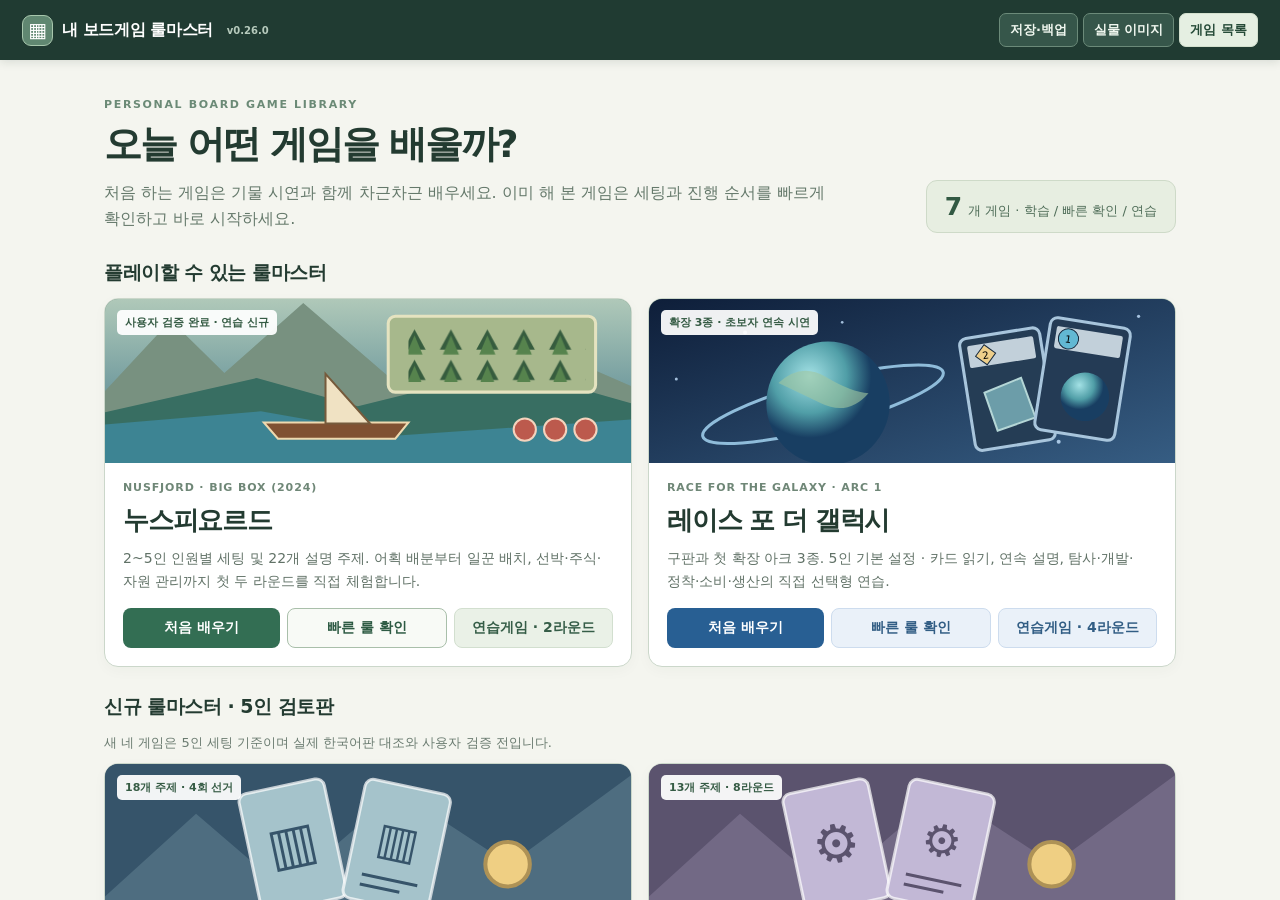
<file: index.html>
<!doctype html><html lang="ko"><head><meta charset="utf-8"><meta name="viewport" content="width=device-width,initial-scale=1"><title>내 보드게임 룰마스터</title><style>
*{box-sizing:border-box}html,body{margin:0;height:100%;font:16px system-ui,"Malgun Gothic",sans-serif;color:#233b31;background:#f4f5ef}body{display:flex;flex-direction:column}button,a{font:inherit}button{cursor:pointer}header{background:#203b32;color:#fff;display:flex;align-items:center;gap:14px;flex-wrap:wrap;padding:13px 22px;z-index:5;box-shadow:0 2px 9px #142c2220}header .brand{display:flex;align-items:center;gap:9px;color:white;text-decoration:none;font-weight:780;letter-spacing:-.025em;white-space:nowrap}header .brand i{font-style:normal;display:grid;place-items:center;width:31px;height:31px;background:#608771;border:1px solid #a8c7ad;border-radius:9px;font-size:20px}header .version{font-size:10px;color:#b6cabc;font-weight:600}header .spacer{flex:1}.nav{display:flex;gap:5px;flex-wrap:wrap;align-items:center}header button,header select{font:inherit;font-size:13px;cursor:pointer;font-weight:650;background:#36564a;border:1px solid #6b8a79;color:#f0f7ef;border-radius:7px;padding:7px 10px}header button.active{background:#e5efe2;color:#254a37;border-color:#d3e0ce}header button:disabled{opacity:.45;cursor:not-allowed}header select{max-width:230px}header button:hover:not(:disabled){filter:brightness(1.12)}#home{overflow:auto;flex:1;min-height:0}main{max-width:1120px;margin:auto;padding:38px 24px 25px}.hero{display:flex;align-items:flex-end;justify-content:space-between;gap:15px;flex-wrap:wrap;margin-bottom:27px}.kicker{font-size:11px;letter-spacing:.15em;font-weight:750;color:#6b8a76}h1{font-size:38px;margin:8px 0 10px;letter-spacing:-.055em}p{line-height:1.65;word-break:keep-all;margin:0}.hero p{color:#65796b;max-width:740px}.counter{background:#e7eee1;padding:11px 18px;border:1px solid #cedac8;border-radius:11px;white-space:nowrap;color:#4f6d58;font-size:13px}.counter b{font-size:25px;margin-right:6px;color:#325943}h2{font-size:19px;margin:27px 0 12px;letter-spacing:-.025em}.grid{display:grid;grid-template-columns:repeat(2,minmax(0,1fr));gap:16px}.game{border:1px solid #cbd7ca;background:white;border-radius:14px;overflow:hidden;display:flex;flex-direction:column;box-shadow:0 4px 14px #243b2a08}.art{height:164px;position:relative;overflow:hidden;background:#698a77}.art svg{width:100%;height:100%;display:block}.art .tag{position:absolute;top:11px;left:12px;background:#ffffffee;padding:5px 8px;border-radius:5px;font-size:11px;font-weight:750;color:#355b44}.gamebody{padding:18px;display:flex;flex-direction:column;gap:9px;flex:1}.eyebrow{font-size:11px;letter-spacing:.08em;font-weight:700;color:#6f8777}.game h3{font-size:26px;letter-spacing:-.045em;margin:0}.game p{font-size:14px;color:#617267;flex:1}.actions{display:flex;gap:7px;flex-wrap:wrap;margin-top:6px}.actions a{display:inline-flex;align-items:center;justify-content:center;text-decoration:none;border-radius:8px;padding:10px 13px;font-size:14px;font-weight:750;color:#fff;background:#336e53;flex:1}.actions a.secondary{color:#355d47;background:#eaf1e7;border:1px solid #d2dfcf}.racecard .actions a{background:#285f93}.racecard .actions a.secondary{background:#eaf1f9;color:#315d84;border-color:#cddcee}.actions a.quicklink{background:#f8faf6;color:#2d5a43;border:1px solid #a9bfaa}.actions a:hover{filter:brightness(.95)}.queue{display:grid;grid-template-columns:repeat(4,minmax(0,1fr));gap:9px}.queue .q{padding:13px;border:1px solid #d7ded2;background:#fffefa;border-radius:11px;min-width:0}.q small{color:#7a8877;font-size:11px;font-weight:650}.q h3{font-size:18px;margin:7px 0 5px;letter-spacing:-.02em}.q p{font-size:12px;color:#65776a}.q a{display:inline-block;font-size:12px;margin-top:8px;color:#386d52;font-weight:700}.collection{display:flex;flex-wrap:wrap;gap:7px}.collection span{background:#e8ede5;border:1px solid #d7ded1;border-radius:7px;padding:7px 10px;font-size:13px;color:#627265}footer{color:#7b897a;font-size:12px;line-height:1.6;margin-top:24px}#workspace{flex:1;min-height:0;display:flex}#workspace[hidden],#home[hidden]{display:none}iframe{display:block;width:100%;height:100%;border:0;background:#fff}iframe[hidden]{display:none}#modebar{display:none}#modebar.on{display:flex}#gameSelect{display:none}#gameSelect.on{display:block}@media(max-width:670px){header{padding:9px 11px;gap:6px}header .version{display:none}header .brand{font-size:15px}header .brand i{width:26px;height:26px;font-size:17px}header .spacer{display:none}header button,header select{font-size:12px;padding:6px}main{padding:22px 12px}h1{font-size:30px}.grid{grid-template-columns:1fr}.queue{grid-template-columns:1fr 1fr}.art{height:143px}.gamebody{padding:14px}.game h3{font-size:23px}}
</style><link rel="stylesheet" href="app/device.css"></head><body><header><a class="brand" href="#home"><i>▦</i> 내 보드게임 룰마스터</a><span class="version">v0.26.0</span><div class="spacer"></div><div class="nav"><button id="deviceBtn">저장·백업</button><button id="editionBtn">실물 이미지</button><button id="homeBtn" onclick="location.hash='home'">게임 목록</button><select id="gameSelect" aria-label="게임 전환"><option value="nusfjord">누스피요르드</option><option value="race">레이스 포 더 갤럭시</option><option value="die-macher">디마허</option><option value="raging-robots">레이징 로봇</option><option value="euphoria">유포리아</option><option value="hadara">하다라</option><option value="roll">롤 포 더 갤럭시</option></select><div id="modebar" class="nav"><button id="learnBtn">처음 배우기</button><button id="quickBtn">빠른 룰 확인</button><button id="practiceBtn">연습게임</button></div></div></header><div id="home"><main><section class="hero"><div><div class="kicker">PERSONAL BOARD GAME LIBRARY</div><h1>오늘 어떤 게임을 배울까?</h1><p>처음 하는 게임은 기물 시연과 함께 차근차근 배우세요. 이미 해 본 게임은 세팅과 진행 순서를 빠르게 확인하고 바로 시작하세요.</p></div><div class="counter"><b>7</b>개 게임 · 학습 / 빠른 확인 / 연습</div></section><h2>플레이할 수 있는 룰마스터</h2><div class="grid"><article class="game"><div class="art"><svg viewBox="0 0 520 164" preserveAspectRatio="xMidYMid slice" aria-hidden="true"><defs><linearGradient id="sea" x2="0" y2="1"><stop stop-color="#b0c9b9"/><stop offset="1" stop-color="#41788a"/></linearGradient><pattern id="trees" width="36" height="30" patternUnits="userSpaceOnUse"><path d="M18 1 7 21h22Z" fill="#365c3e"/><path d="M18 7 10 26h16Z" fill="#56834d"/></pattern></defs><rect width="520" height="164" fill="url(#sea)"/><path d="M0 92 65 22 118 74 196 5 290 86 375 24 520 87V120H0Z" fill="#789180"/><path d="M0 113 150 79 250 107 400 70 520 104V164H0Z" fill="#386e62"/><path d="M0 125 154 112 290 136 520 120V164H0Z" fill="#3d8493"/><rect x="280" y="18" width="205" height="75" rx="7" fill="#a7b88c" stroke="#e5e3c0" stroke-width="3"/><rect x="300" y="28" width="175" height="55" fill="url(#trees)"/><path d="M171 139h116l13-16H157Z" fill="#805132" stroke="#eed9af" stroke-width="2"/><path d="M218 75v49h44Z" fill="#f0e2c3" stroke="#765b3c" stroke-width="2"/><circle cx="415" cy="130" r="11" fill="#bc5a4d" stroke="#f4d3bd" stroke-width="2"/><circle cx="445" cy="130" r="11" fill="#bc5a4d" stroke="#f4d3bd" stroke-width="2"/><circle cx="475" cy="130" r="11" fill="#bc5a4d" stroke="#f4d3bd" stroke-width="2"/></svg><span class="tag">사용자 검증 완료 · 연습 신규</span></div><div class="gamebody"><span class="eyebrow">NUSFJORD · BIG BOX (2024)</span><h3>누스피요르드</h3><p>2~5인 인원별 세팅 및 22개 설명 주제. 어획 배분부터 일꾼 배치, 선박·주식·자원 관리까지 첫 두 라운드를 직접 체험합니다.</p><div class="actions"><a href="#nusfjord/learn">처음 배우기</a><a class="secondary quicklink" href="#nusfjord/quick">빠른 룰 확인</a><a class="secondary" href="#nusfjord/practice">연습게임 · 2라운드</a></div></div></article><article class="game racecard"><div class="art"><svg viewBox="0 0 520 164" preserveAspectRatio="xMidYMid slice" aria-hidden="true"><defs><linearGradient id="space" x2="1" y2="1"><stop stop-color="#0e1e39"/><stop offset="1" stop-color="#365d83"/></linearGradient><radialGradient id="planet" cx="35%" cy="28%"><stop stop-color="#a3e1e5"/><stop offset=".6" stop-color="#509ea7"/><stop offset="1" stop-color="#183e62"/></radialGradient></defs><rect width="520" height="164" fill="url(#space)"/><g fill="#c6e3ff" opacity=".8"><circle cx="27" cy="80" r="1.5"/><circle cx="95" cy="34" r="2"/><circle cx="139" cy="91" r="1.5"/><circle cx="191" cy="24" r="1.3"/><circle cx="376" cy="68" r="1.8"/><circle cx="484" cy="18" r="1.6"/><circle cx="405" cy="142" r="2"/></g><ellipse cx="172" cy="105" rx="123" ry="23" fill="none" stroke="#8fbcda" stroke-width="3" transform="rotate(-15 172 105)"/><circle cx="177" cy="104" r="61" fill="url(#planet)"/><path d="M128 84q22-21 47-6t42 16q-20 23-47 10t-42-20" fill="#a1c7a1" opacity=".6"/><g transform="translate(315 34) rotate(-9 40 60)"><rect width="80" height="112" rx="7" fill="#253d55" stroke="#a8c5dc" stroke-width="3"/><rect x="7" y="8" width="66" height="22" rx="2" fill="#c2d0da"/><path d="M14 19 24 9 34 19 24 29Z" fill="#edce8a" stroke="#172a3e"/><text x="24" y="23" text-anchor="middle" font-size="10">2</text><path d="M17 56 55 47 63 88 24 95Z" fill="#6c9da9" stroke="#b4d6d6" stroke-width="2"/></g><g transform="translate(388 24) rotate(9 40 60)"><rect width="80" height="112" rx="7" fill="#243b55" stroke="#a8c5dc" stroke-width="3"/><rect x="7" y="8" width="66" height="22" rx="2" fill="#c2d0da"/><circle cx="20" cy="19" r="10" fill="#62b8d3" stroke="#172a3e"/><text x="20" y="23" text-anchor="middle" font-size="10">1</text><circle cx="45" cy="73" r="24" fill="url(#planet)"/></g></svg><span class="tag">확장 3종 · 초보자 연속 시연</span></div><div class="gamebody"><span class="eyebrow">RACE FOR THE GALAXY · ARC 1</span><h3>레이스 포 더 갤럭시</h3><p>구판과 첫 확장 아크 3종. 5인 기본 설정 · 카드 읽기, 연속 설명, 탐사·개발·정착·소비·생산의 직접 선택형 연습.</p><div class="actions"><a href="#race/learn">처음 배우기</a><a class="secondary quicklink" href="#race/quick">빠른 룰 확인</a><a class="secondary" href="#race/practice">연습게임 · 4라운드</a></div></div></article></div><h2>신규 룰마스터 · 5인 검토판</h2><p style="font-size:13px;color:#6a7b70;margin-bottom:10px">새 네 게임은 5인 세팅 기준이며 실제 한국어판 대조와 사용자 검증 전입니다.</p><div class="grid"><article class="game"><div class="art" style="background:#36546a"><svg viewBox="0 0 520 164" preserveAspectRatio="xMidYMid slice" aria-hidden="true"><rect width="520" height="164" fill="#36546a"/><path d="M0 132L90 50L177 125L290 28L400 100L520 12V164H0Z" fill="#a5c3cb" opacity=".22"/><g transform="translate(143 22) rotate(-12 42 62)"><rect width="86" height="120" rx="8" fill="#a5c3cb" stroke="#fff" stroke-opacity=".7" stroke-width="3"/><text x="43" y="76" font-size="52" text-anchor="middle" fill="#36546a">▥</text></g><g transform="translate(245 22) rotate(12 42 62)"><rect width="86" height="120" rx="8" fill="#a5c3cb" stroke="#fff" stroke-opacity=".7" stroke-width="3"/><path d="M15 94h56M15 104h40" stroke="#36546a" stroke-width="3"/><text x="43" y="70" font-size="44" text-anchor="middle" fill="#36546a">▥</text></g><circle cx="398" cy="100" r="22" fill="#efcf83" stroke="#ae9256" stroke-width="4"/></svg><span class="tag">18개 주제 · 4회 선거</span></div><div class="gamebody"><span class="eyebrow">DIE MACHER · 2019</span><h3>디마허</h3><p>정책, 언론, 유세, 여론조사, 선거 정산</p><div class="actions"><a href="#die-macher/learn">처음 배우기</a><a class="secondary quicklink" href="#die-macher/quick">빠른 룰 확인</a><a class="secondary" href="#die-macher/practice">지역 선거 부분</a></div></div></article><article class="game"><div class="art" style="background:#5b536e"><svg viewBox="0 0 520 164" preserveAspectRatio="xMidYMid slice" aria-hidden="true"><rect width="520" height="164" fill="#5b536e"/><path d="M0 132L90 50L177 125L290 28L400 100L520 12V164H0Z" fill="#c2b8d6" opacity=".22"/><g transform="translate(143 22) rotate(-12 42 62)"><rect width="86" height="120" rx="8" fill="#c2b8d6" stroke="#fff" stroke-opacity=".7" stroke-width="3"/><text x="43" y="76" font-size="52" text-anchor="middle" fill="#5b536e">⚙</text></g><g transform="translate(245 22) rotate(12 42 62)"><rect width="86" height="120" rx="8" fill="#c2b8d6" stroke="#fff" stroke-opacity=".7" stroke-width="3"/><path d="M15 94h56M15 104h40" stroke="#5b536e" stroke-width="3"/><text x="43" y="70" font-size="44" text-anchor="middle" fill="#5b536e">⚙</text></g><circle cx="398" cy="100" r="22" fill="#efcf83" stroke="#ae9256" stroke-width="4"/></svg><span class="tag">13개 주제 · 8라운드</span></div><div class="gamebody"><span class="eyebrow">RAISING ROBOTS</span><h3>레이징 로봇</h3><p>에너지 배정, 로봇 조립, 엔진, 수업과 최종 점수</p><div class="actions"><a href="#raging-robots/learn">처음 배우기</a><a class="secondary quicklink" href="#raging-robots/quick">빠른 룰 확인</a><a class="secondary" href="#raging-robots/practice">조립·설계 부분</a></div></div></article><article class="game"><div class="art" style="background:#5c6c52"><svg viewBox="0 0 520 164" preserveAspectRatio="xMidYMid slice" aria-hidden="true"><rect width="520" height="164" fill="#5c6c52"/><path d="M0 132L90 50L177 125L290 28L400 100L520 12V164H0Z" fill="#d9d6a5" opacity=".22"/><g transform="translate(143 22) rotate(-12 42 62)"><rect width="86" height="120" rx="8" fill="#d9d6a5" stroke="#fff" stroke-opacity=".7" stroke-width="3"/><text x="43" y="76" font-size="52" text-anchor="middle" fill="#5c6c52">⚄</text></g><g transform="translate(245 22) rotate(12 42 62)"><rect width="86" height="120" rx="8" fill="#d9d6a5" stroke="#fff" stroke-opacity=".7" stroke-width="3"/><path d="M15 94h56M15 104h40" stroke="#5c6c52" stroke-width="3"/><text x="43" y="70" font-size="44" text-anchor="middle" fill="#5c6c52">⚄</text></g><circle cx="398" cy="100" r="22" fill="#efcf83" stroke="#ae9256" stroke-width="4"/></svg><span class="tag">14개 기본 주제 · 확장 선택</span></div><div class="gamebody"><span class="eyebrow">EUPHORIA · 기본 / 확장</span><h3>유포리아</h3><p>주사위 일꾼, 지식, 사기, 시장과 별 10개</p><div class="actions"><a href="#euphoria/learn">처음 배우기</a><a class="secondary quicklink" href="#euphoria/quick">빠른 룰 확인</a><a class="secondary" href="#euphoria/practice">일꾼 배치·회수</a></div></div></article><article class="game"><div class="art" style="background:#957647"><svg viewBox="0 0 520 164" preserveAspectRatio="xMidYMid slice" aria-hidden="true"><rect width="520" height="164" fill="#957647"/><path d="M0 132L90 50L177 125L290 28L400 100L520 12V164H0Z" fill="#e4d7ad" opacity=".22"/><g transform="translate(143 22) rotate(-12 42 62)"><rect width="86" height="120" rx="8" fill="#e4d7ad" stroke="#fff" stroke-opacity=".7" stroke-width="3"/><text x="43" y="76" font-size="52" text-anchor="middle" fill="#957647">◉</text></g><g transform="translate(245 22) rotate(12 42 62)"><rect width="86" height="120" rx="8" fill="#e4d7ad" stroke="#fff" stroke-opacity=".7" stroke-width="3"/><path d="M15 94h56M15 104h40" stroke="#957647" stroke-width="3"/><text x="43" y="70" font-size="44" text-anchor="middle" fill="#957647">◉</text></g><circle cx="398" cy="100" r="22" fill="#efcf83" stroke="#ae9256" stroke-width="4"/></svg><span class="tag">12개 주제 · 3시대</span></div><div class="gamebody"><span class="eyebrow">HADARA · 기본판</span><h3>하다라</h3><p>A/B 카드 선택, 네 트랙, 식민지, 메달</p><div class="actions"><a href="#hadara/learn">처음 배우기</a><a class="secondary quicklink" href="#hadara/quick">빠른 룰 확인</a><a class="secondary" href="#hadara/practice">시대 I 연습</a></div></div></article><article class="game racecard"><div class="art"><svg viewBox="0 0 520 164" preserveAspectRatio="xMidYMid slice" aria-hidden="true"><defs><linearGradient id="rollspace" x2="1" y2="1"><stop stop-color="#17283f"/><stop offset="1" stop-color="#466984"/></linearGradient></defs><rect width="520" height="164" fill="url(#rollspace)"/><g fill="#b8d5ec"><circle cx="32" cy="27" r="2"/><circle cx="203" cy="40" r="2"/><circle cx="411" cy="18" r="2"/><circle cx="451" cy="136" r="2"/></g><circle cx="115" cy="112" r="63" fill="#5aa6b2"/><ellipse cx="115" cy="112" rx="88" ry="18" stroke="#a8cdd9" fill="none" stroke-width="3" transform="rotate(-18 115 112)"/><g transform="translate(245 32) rotate(-10 38 38)"><rect width="76" height="76" rx="12" fill="#e3e9ed" stroke="#a8c2d3" stroke-width="4"/><path d="M38 13 61 38 38 62 14 38Z" fill="none" stroke="#253a4d" stroke-width="5"/></g><g transform="translate(341 56) rotate(10 35 35)"><rect width="70" height="70" rx="10" fill="#222937" stroke="#99aab8" stroke-width="3"/><path d="M9 35Q35 10 61 35Q35 60 9 35Z" fill="none" stroke="#fff" stroke-width="4"/><circle cx="35" cy="35" r="7" fill="#fff"/></g><g transform="translate(423 29) rotate(-10 28 28)"><rect width="56" height="56" rx="8" fill="#ed8d37" stroke="#ffc879" stroke-width="3"/><text x="28" y="38" font-size="32" text-anchor="middle" fill="#263447">$</text></g></svg><span class="tag">신규 · 2~5인 · 끝없는 야망</span></div><div class="gamebody"><span class="eyebrow">ROLL FOR THE GALAXY · AMBITION</span><h3>롤 포 더 갤럭시</h3><p>주사위 배정·선택·명령, 생산·선적·모집. 기본판과 끝없는 야망, 선택 목표를 설명하고 세 라운드의 핵심 연습을 제공합니다.</p><div class="actions"><a href="#roll/learn">처음 배우기</a><a class="secondary quicklink" href="#roll/quick">빠른 룰 확인</a><a class="secondary" href="#roll/practice">3라운드 연습</a></div></div></article></div><h2>다른 보유 게임</h2><div class="collection" id="planned"></div><footer>처음 배우기는 단계별 기물 시연, 빠른 룰 확인은 세팅 체크리스트·진행·규칙 검색, 연습게임은 선택형 시나리오입니다. 실물 사진 탭에서 실제 판본을 대조할 수 있습니다. 시연은 판본별 검증 중인 자체 도식입니다.</footer></main></div><div id="workspace" hidden><iframe id="screen" title="룰마스터 및 연습게임"></iframe></div><script src="games/catalog.js"></script><script id="embeddedPages" type="application/json">null</script><script>
const PAGES={nusfjord:{learn:'nusfjord.html',practice:'scenario.html?game=nusfjord'},race:{learn:'race.html',practice:'scenario.html?game=race'},roll:{learn:'roll.html?mode=learn',practice:'roll.html?mode=practice'},...Object.fromEntries(['die-macher','raging-robots','euphoria','hadara'].map(id=>[id,{learn:'new-game.html?game='+id+'&mode=learn',practice:'new-game.html?game='+id+'&mode=practice'}]))};
for(const id of Object.keys(PAGES))PAGES[id].quick="quick.html?game="+id;
function readStored(key){try{return JSON.parse(localStorage.getItem(key)||'{}')}catch{return {}}}function saveStored(key,value){try{localStorage.setItem(key,JSON.stringify(value))}catch{}}window.rmSettings=readStored('rm.hub.settings');window.rmPhotos={};window.rmChecks={};for(const id of ['nusfjord','race','roll','die-macher','raging-robots','euphoria','hadara'])window.rmPhotos[id]=readStored('rm.photos.'+id);let pendingTopic=null;
let rmSpeed=1;try{const v=localStorage.getItem('rm.motion.speed');if(['0','0.6','1','1.6'].includes(v))rmSpeed=+v}catch{}function sendConfig(target,route){if(!target||!route)return;target.contentWindow?.postMessage({kind:'rm-motion-speed',speed:rmSpeed},'*');const [id,mode]=route.split("/");if(mode==="quick"){target.contentWindow?.postMessage({kind:"rulemaster-resume"},"*");return;}target.contentWindow?.postMessage({kind:"rm-configure",game:id,mode,config:window.rmSettings[id],assets:window.rmPhotos[id],topic:pendingTopic?.game===id&&mode==="learn"?pendingTopic.topic:null},"*");if(pendingTopic?.game===id&&mode==="learn")pendingTopic=null;}
const embedded=JSON.parse(document.getElementById('embeddedPages').textContent),home=document.getElementById('home'),workspace=document.getElementById('workspace'),select=document.getElementById('gameSelect'),modebar=document.getElementById('modebar');let active=null,screen=document.getElementById('screen'),frames=new Map(),loaded='';function pauseFrame(){if(screen&&loaded)screen.contentWindow?.postMessage({kind:'rulemaster-pause'},'*')}
for(const game of COLLECTION.filter(g=>g.ownership==='owned'&&g.status==='backlog'&&!['raging-robots','euphoria','hadara'].includes(g.id))){let item=document.createElement('span');item.textContent=game.name;document.getElementById('planned').append(item)}
function navigate(){let route=location.hash.slice(1)||'home';let [id,mode]=route.split('/');if(!PAGES[id]||!PAGES[id][mode]){pauseFrame();home.hidden=false;workspace.hidden=true;select.classList.remove('on');modebar.classList.remove('on');document.getElementById('homeBtn').classList.add('active');active=null;return}active={id,mode};home.hidden=true;workspace.hidden=false;select.classList.add('on');modebar.classList.add('on');select.value=id;document.getElementById('homeBtn').classList.remove('active');document.getElementById('learnBtn').classList.toggle('active',mode==='learn');document.getElementById('practiceBtn').classList.toggle('active',mode==='practice');document.getElementById('quickBtn').classList.toggle('active',mode==='quick');document.getElementById('practiceBtn').textContent='연습게임';if(loaded===route){sendConfig(screen,route);return;}pauseFrame();screen.hidden=true;screen.removeAttribute('id');if(!loaded)screen.remove();let next=frames.get(route);let cached=!!next;if(!next){next=document.createElement('iframe');next.title='룰마스터 및 연습게임';if(embedded?.[route])next.srcdoc=embedded[route];else next.src=PAGES[id][mode];next.addEventListener("load",()=>{if(loaded===route)sendConfig(next,route)});frames.set(route,next);workspace.append(next)}screen=next;screen.id='screen';screen.hidden=false;loaded=route;screen.contentWindow?.postMessage({kind:'rulemaster-resume'},'*');if(cached)sendConfig(screen,route)}
window.addEventListener('hashchange',navigate);window.addEventListener('message',e=>{if(e.source!==screen.contentWindow)return;let d=e.data;if(d?.kind==='rm-motion-setting'&&[0,.6,1,1.6].includes(d.speed)){rmSpeed=d.speed;try{localStorage.setItem('rm.motion.speed',String(rmSpeed))}catch{}for(const fr of frames.values())fr.contentWindow?.postMessage({kind:'rm-motion-speed',speed:rmSpeed},'*');return;}if(d?.kind==='rm-settings'&&active?.id===d.game){window.rmSettings[d.game]={...d.config};saveStored('rm.hub.settings',window.rmSettings);if(d.game==='roll')window.rollSettings={...d.config};return;}if(d?.kind==='rm-checks'&&active?.id===d.game&&typeof d.key==='string'&&d.key.startsWith('rm.check.'+d.game+'{')&&Array.isArray(d.value)){window.rmChecks[d.key]=d.value;saveStored(d.key,d.value);return;}if(d?.kind==='rm-photos'&&active?.id===d.game){window.rmPhotos[d.game]=d.assets;saveStored('rm.photos.'+d.game,d.assets);return;}if(d?.kind==='rm-jump'&&active?.id===d.game){window.rmSettings[d.game]={...d.config};saveStored('rm.hub.settings',window.rmSettings);if(d.game==='roll')window.rollSettings={...d.config};pendingTopic={game:d.game,topic:d.topic};location.hash=d.game+'/learn';return;}if(d?.kind==='rm-jump-miss'){console.warn('Rulemaster topic not found: '+d.topic);return;}if(d?.kind==='rulemaster-route'){let route=e.data.route;if(route==='home'||(typeof route==='string'&&PAGES[route.split('/')[0]]?.[route.split('/')[1]]))location.hash=route}});select.onchange=()=>location.hash=select.value+'/'+(active?.mode||'learn');document.getElementById('learnBtn').onclick=()=>location.hash=active.id+'/learn';document.getElementById('quickBtn').onclick=()=>location.hash=active.id+'/quick';document.getElementById('practiceBtn').onclick=()=>location.hash=active.id+'/practice';window.rmResetScreens=()=>{pauseFrame();for(let f of frames.values())f.remove();frames.clear();screen=document.createElement('iframe');screen.id='screen';workspace.append(screen);loaded='';active=null;navigate()};navigate();
</script><script src="app/edition-data.js"></script><script src="app/device.js"></script></body></html>
</file>
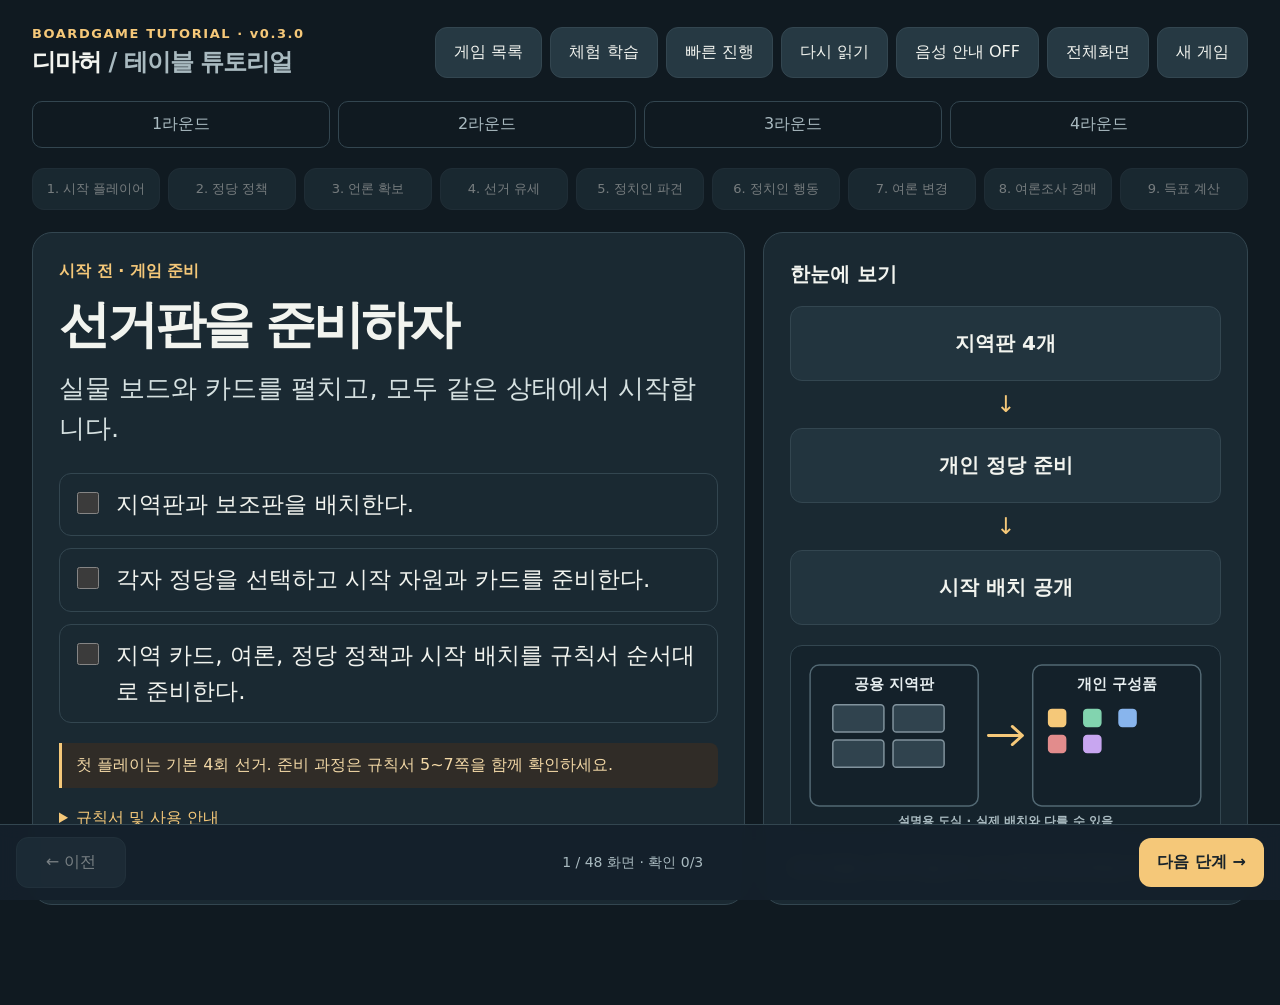
<file: die-macher.html>
<!doctype html>
<html lang="ko">
<head><meta charset="utf-8"><meta name="viewport" content="width=device-width,initial-scale=1"><title>디마허 · 테이블 튜토리얼</title>
<link rel="stylesheet" href="app/style.css"></head>
<body><div class="shell"><header><div><div class="eyebrow">BOARDGAME TUTORIAL · v0.3.0</div><h1>디마허 <span class="muted">/ 테이블 튜토리얼</span></h1></div><div class="tools"><button onclick="location.href='index.html'">게임 목록</button><button onclick="location.href='practice.html'">체험 학습</button><button id="mode" aria-pressed="false">빠른 진행</button><button id="replay">다시 읽기</button><button id="voice" aria-pressed="false">음성 안내 OFF</button><button id="full">전체화면</button><button id="reset">새 게임</button></div></header>
<div class="rounds" id="rounds" aria-label="라운드 진행"></div><nav class="phases" id="phases" aria-label="현재 라운드 단계"></nav>
<div class="layout"><main class="card"><div class="stage" id="stage"></div><h2 class="headline" id="headline"></h2><p class="lead" id="lead"></p><div class="checks" id="checks"></div><div class="notice" id="notice"></div><p id="skipNotice" class="small muted" role="status"></p><details id="reference"><summary>규칙서 및 사용 안내</summary><p class="small">2019년 개정 영문 규칙서 기준의 검증 전 프로토타입. 한국어판 용어 및 예외 규칙은 실제 규칙서와 대조해야 합니다. <a href="https://sde0b16cbef51efc3.jimcontent.com/download/version/1699085059/module/13867387727/name/Die_Macher_Rules_EN_Final.pdf" target="_blank" rel="noopener">출판사 영문 규칙서</a> · <span id="page"></span></p><p class="small">실제 말, 카드, 돈 및 기록지는 보드게임 구성품을 사용합니다. 체크는 공용 진행 확인용입니다. 도식은 실물 구성품을 복제하지 않은 설명용 예시입니다.</p></details></main>
<aside class="card visual"><h2>한눈에 보기</h2><div id="diagram" class="flow"></div><div id="illustration" class="illustration" aria-label="단계별 구성품 예시"></div><div id="calculator" class="calc hidden"><label>전환할 유세 수<input id="rallies" type="number" min="0" max="8" value="4" step="1"></label><label>정당 추세<input id="trend" type="number" min="-3" max="4" value="2" step="1"></label><label>여론 일치 점수 합계<input id="match" type="number" min="-5" max="5" value="2" step="1"></label><label>지역 구분<select id="election"><option value="yes">이번 선거 지역</option><option value="no">나중 선거 지역</option></select></label><div class="result" id="votes" aria-live="polite"></div><div class="small muted" id="calcNote"></div></div><p class="rule" id="diagramNote"></p></aside></div></div>
<footer class="footer"><button id="prev">← 이전</button><div class="progress" id="progress" aria-live="polite"></div><button class="primary" id="next">다음 단계 →</button></footer>
<script src="games/die-macher.js"></script>
<script src="app/visuals.js"></script>
<script src="app/engine.js"></script>
<script>for(const a of document.querySelectorAll('[data-hub]'))a.addEventListener('click',e=>{if(parent!==window){e.preventDefault();parent.postMessage({kind:'rulemaster-route',route:a.dataset.hub},'*')}});</script></body></html>
</file>
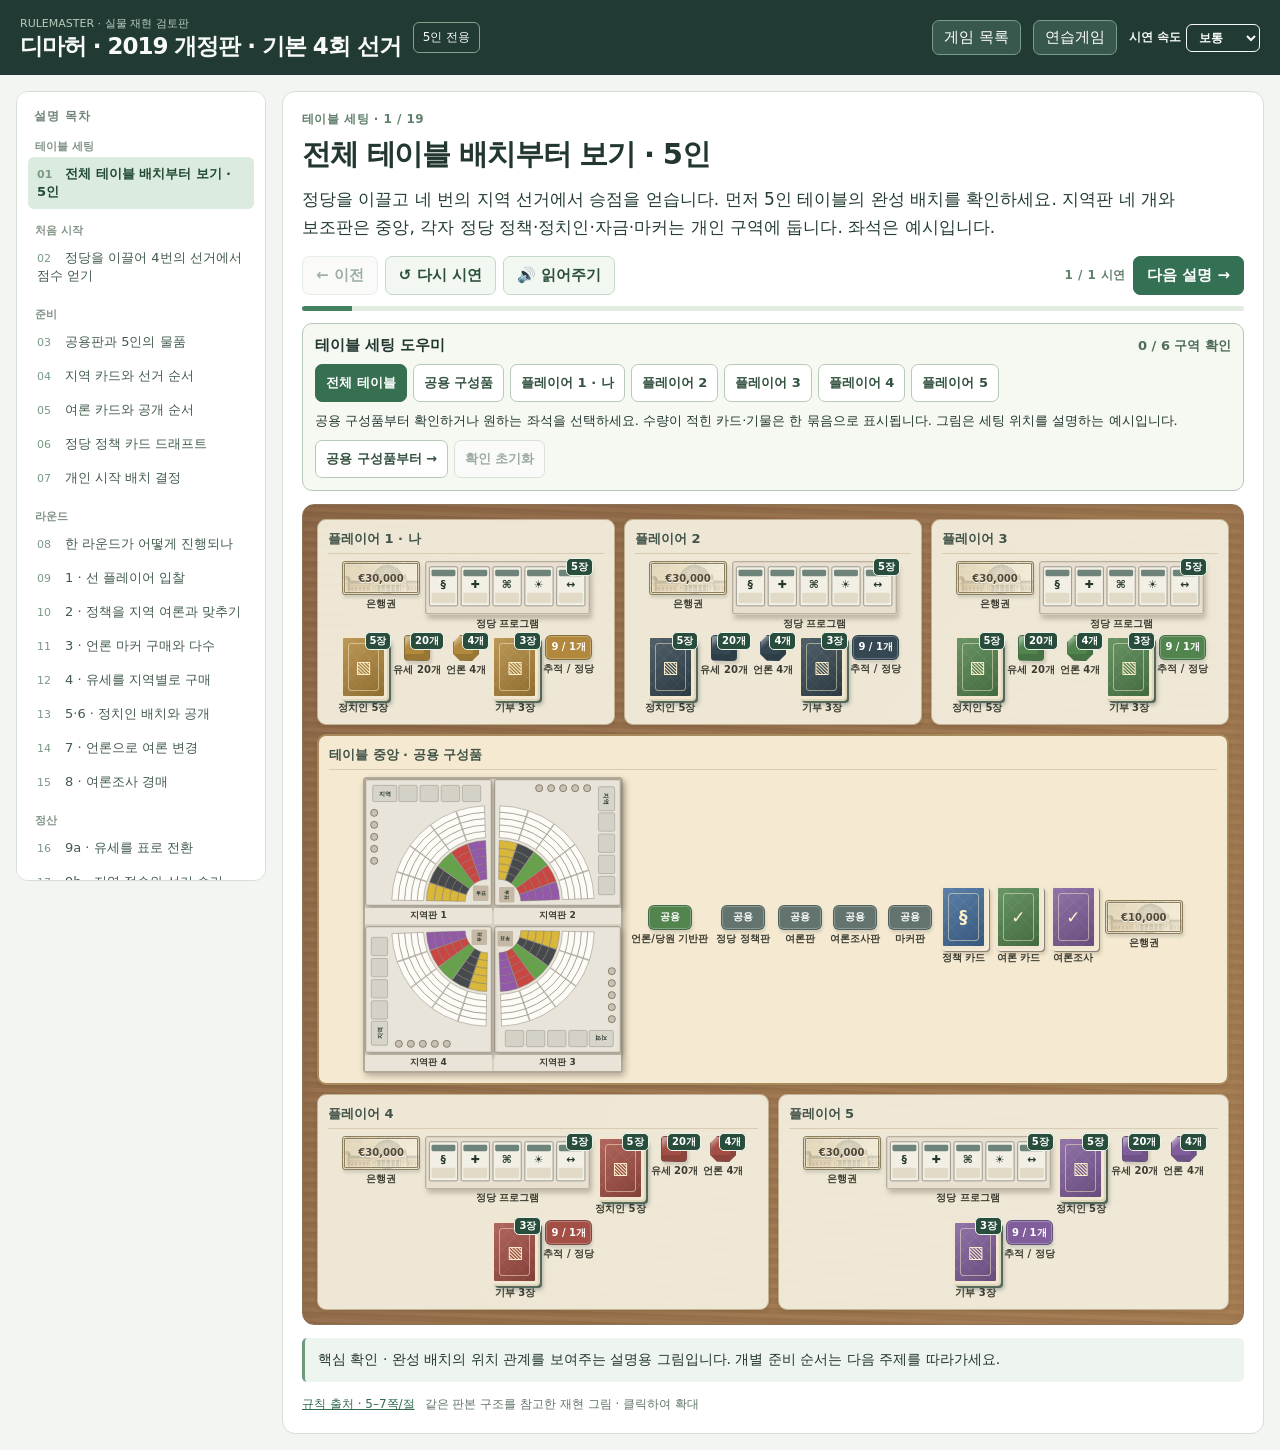
<file: new-game.html>
<!doctype html><html lang="ko"><head><meta charset="utf-8"><meta name="viewport" content="width=device-width,initial-scale=1"><title>보드게임 룰마스터</title><link rel="stylesheet" href="app/expanded-style.css"><link rel="stylesheet" href="app/motion.css"><link rel="stylesheet" href="app/practice-guide.css"><link rel="stylesheet" href="app/teaching-stage.css"></head><body><header><div><small>RULEMASTER · 실물 재현 검토판</small><h1 id="title"></h1></div><span class="tag" id="players">5인 전용</span><select id="variant" aria-label="게임 구성" hidden></select><div class="sp"></div><button id="home">게임 목록</button><button id="switch">연습게임</button></header><main><aside class="side" id="side"><h3>설명 목차</h3><div id="chapters" style="display:contents"></div></aside><section class="content"><article class="lesson teach"><div class="overline" id="chapter"></div><h2 id="heading"></h2><div class="narration" id="narration" aria-live="polite"></div><div class="controls"><button id="prev">← 이전</button><button id="replay">↺ 다시 시연</button><button id="speak">🔊 읽어주기</button><div class="sp"></div><span id="counter" class="overline"></span><button id="next" class="primary">다음 설명 →</button></div><div class="progress"><i id="progress"></i></div><div class="board" id="scene"></div><div class="note" id="note"></div><div class="meta"><a id="source" target="_blank" rel="noopener">규칙 출처</a><span>같은 판본 구조를 참고한 재현 그림 · 클릭하여 확대</span></div></article><article class="lesson practice"><div class="overline">직접 선택하는 미니 시나리오 · 5인 상황 예시</div><h2 id="pheading"></h2><div class="narration" id="prompt"></div><div class="stats" id="stats"></div><div class="choices" id="choices"></div><div class="board" id="pscene"></div><div class="error" id="error" role="alert"></div><div class="controls"><button id="undo">← 실행 취소</button><button id="reset">처음부터</button><button id="backToLearn">룰 설명으로</button></div><div class="note" id="scope"></div><div class="log" id="log"></div></article></section></main><dialog id="inspect"><h2 id="inspectTitle"></h2><div id="inspectPiece"></div><p id="inspectDetail"></p><button class="primary" onclick="document.getElementById('inspect').close()">닫기</button></dialog><script id="newConfig" type="application/json">null</script><script src="games/expanded.js"></script><script src="app/expanded-practice.js"></script><script src="app/motion.js"></script><script>RMMotion.installControl()</script><script src="app/expanded-art.js"></script><script src="app/setup-focus.js"></script><script src="app/practice-guide.js"></script><script src="games/teaching-sequences.js"></script><script src="games/teaching-sequences-extra.js"></script><script src="app/teaching-stage.js"></script><script src="app/expanded-ui.js"></script><script src="app/rm-bridge.js"></script></body></html>
</file>
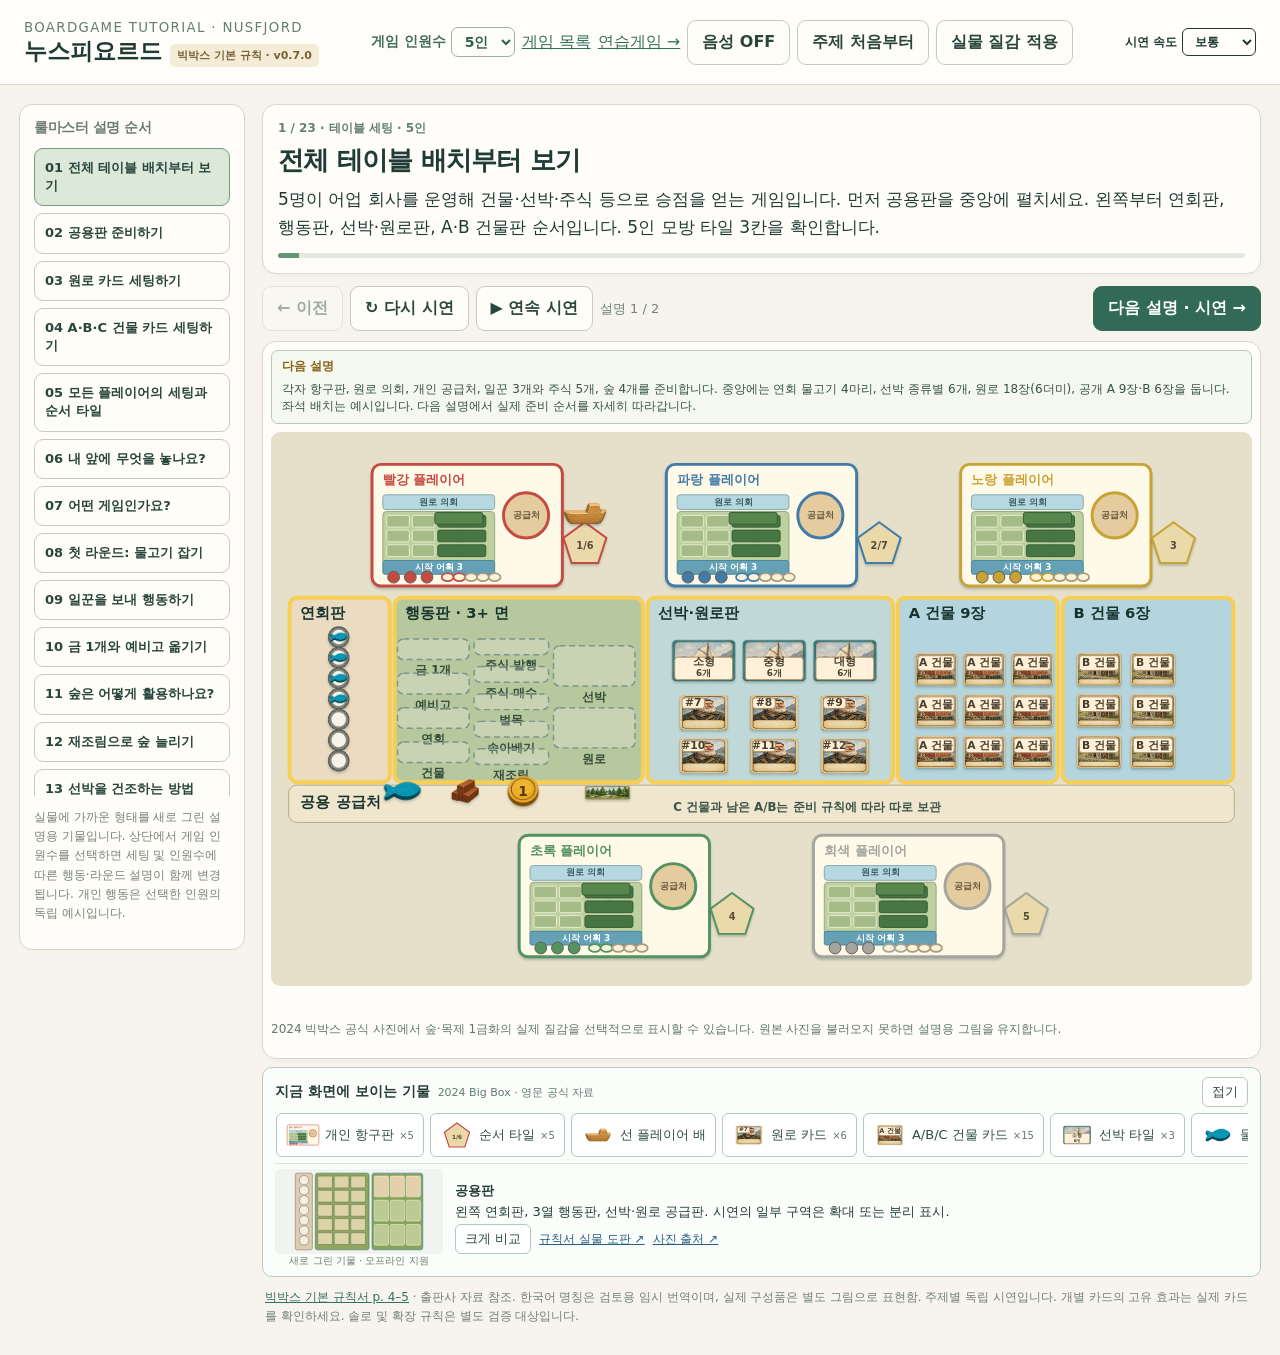
<file: nusfjord.html>
<!doctype html><html lang="ko"><head><meta charset="utf-8"><meta name="viewport" content="width=device-width,initial-scale=1"><title>누스피요르드 · 룰마스터</title><style>
*{box-sizing:border-box}html{font-family:system-ui,"Malgun Gothic",sans-serif;color:#203b35;background:#f6f4ed}body{margin:0}button,a{font:inherit}button{cursor:pointer;border:1px solid #c7cbbd;background:#fffdf7;color:#29463e;padding:11px 14px;border-radius:9px;font-weight:650}button:hover{background:#e9eee4}button:disabled{opacity:.42;cursor:not-allowed}a{color:#356f60}header{display:flex;align-items:center;justify-content:space-between;gap:12px;flex-wrap:wrap;padding:17px 24px;border-bottom:1px solid #d6d7ca;background:#fffefa}header h1{margin:0;font-size:23px}header small{letter-spacing:.1em;color:#637f70}header nav{display:flex;align-items:center;gap:7px;flex-wrap:wrap}main{max-width:1600px;margin:auto;display:grid;grid-template-columns:226px minmax(0,1fr);gap:17px;padding:19px}aside{border:1px solid #d4d6c8;background:#fffdfa;border-radius:13px;padding:14px;align-self:start}aside h2{font-size:14px;margin:0 0 11px;color:#6f7d70}#sidebar{display:grid;gap:7px;max-height:72vh;overflow-y:auto}#sidebar button{text-align:left;font-size:13px;font-weight:600;line-height:1.4;padding:10px}#sidebar .current{background:#dce9d8;border-color:#739b7c}section{min-width:0}.intro,.board{background:#fffdfa;border:1px solid #d9d9ce;border-radius:14px;padding:15px;box-shadow:0 2px 7px #18332e08}.intro{margin-bottom:12px}#chapter{font-size:12px;color:#668070;font-weight:700}h2{margin:6px 0 8px;font-size:26px;letter-spacing:-.03em}#narration{font-size:17px;line-height:1.63;min-height:54px;margin:8px 0 3px;word-break:keep-all}.board{padding:8px}.board svg.extended{max-height:70vh}svg{display:block;width:100%;max-height:66vh;background:#e6dfca;border-radius:9px;touch-action:none}.piece{transition:transform .68s cubic-bezier(.2,.8,.2,1);filter:drop-shadow(0 2px 1px #153b393a)}.movable{cursor:grab;filter:drop-shadow(0 0 5px #f1b92c)}.movable:active{cursor:grabbing}.controls{display:flex;align-items:center;flex-wrap:wrap;gap:7px;margin:0 0 10px}.controls .primary{background:#316b58;color:white;border-color:#316b58;margin-left:auto}.controls .primary:hover{background:#265747}#counter{font-size:13px;color:#718373}#dragHint{min-height:18px;margin:5px 8px 1px;font-size:12px;color:#46695b}.meter{height:5px;background:#e5e8df;border-radius:10px;overflow:hidden;margin:12px 0 0}#progress{height:100%;background:#64967a;transition:width .4s}footer{font-size:12px;color:#738078;line-height:1.55;margin:11px 3px}.tag{font-size:11px;color:#78623a;background:#f5ecd7;padding:4px 7px;border-radius:5px;display:inline-block} @media(max-width:760px){main{display:block;padding:9px}aside{margin-bottom:9px;padding:9px}#sidebar{display:flex;overflow:auto;gap:6px;max-height:none}#sidebar button{min-width:118px;flex-shrink:0}aside h2{display:none}header{padding:10px}header h1{font-size:19px}header button{padding:7px;font-size:12px}h2{font-size:22px}#narration{font-size:15px;min-height:70px}.board{padding:3px}svg,.board svg.extended{max-height:none}.controls button{font-size:12px;padding:9px}.controls .primary{margin-left:0}.intro{padding:11px}}
#setupCountWrap{display:inline-flex;align-items:center;font-size:14px;font-weight:700;color:#436c59}#setupCount{font:inherit;border:1px solid #9db3a2;border-radius:7px;background:#fffdf7;padding:5px 9px;margin-left:5px;color:#315f50}.piece{transition:transform .68s cubic-bezier(.2,.8,.2,1),opacity .22s} @media(prefers-reduced-motion:reduce){.piece{transition:none}}
</style><link rel="stylesheet" href="app/motion.css"><link rel="stylesheet" href="app/component-lens.css"><style>html[data-rm-motion=on] #table .piece{transition:transform calc(var(--rm-motion-ms) * 1.35) cubic-bezier(.22,.72,.26,1),opacity var(--rm-fade-ms) ease-out}</style><link rel="stylesheet" href="app/svg-lesson-guide.css"></head><body><header><div><small>BOARDGAME TUTORIAL · NUSFJORD</small><h1>누스피요르드 <span class="tag">빅박스 기본 규칙 · v0.7.0</span></h1></div><nav><label id="setupCountWrap">게임 인원수 <select id="setupCount" aria-label="게임 인원수"><option value="2">2인</option><option value="3">3인</option><option value="4">4인</option><option value="5" selected>5인</option></select></label><a href="index.html" target="_top" data-hub="home">게임 목록</a> <a href="index.html#nusfjord/practice" target="_top" data-hub="nusfjord/practice">연습게임 →</a><button id="voice" aria-pressed="false">음성 OFF</button><button id="restart">주제 처음부터</button><button id="originalTexture" aria-pressed="false">실물 질감 적용</button></nav></header><main><aside><h2>룰마스터 설명 순서</h2><div id="sidebar"></div><p style="font-size:12px;color:#778374;line-height:1.6">실물에 가까운 형태를 새로 그린 설명용 기물입니다. 상단에서 게임 인원수를 선택하면 세팅 및 인원수에 따른 행동·라운드 설명이 함께 변경됩니다. 개인 행동은 선택한 인원의 독립 예시입니다.</p></aside><section><div class="intro"><div id="chapter"></div><h2 id="heading"></h2><p id="narration" aria-live="polite"></p><div class="meter"><div id="progress"></div></div></div><div class="controls"><button id="back">← 이전</button><button id="replay">↻ 다시 시연</button><button id="play">▶ 연속 시연</button><span id="counter"></span><button class="primary" id="next">다음 설명 · 시연 →</button></div><div class="board"><svg id="table" viewBox="0 0 1000 565" role="img" aria-label="항구판 및 기물 시연 화면"></svg><p id="dragHint" role="status"></p><p id="textureStatus" style="font-size:12px;color:#62786a;line-height:1.45">2024 빅박스 공식 사진에서 숲·목제 1금화의 실제 질감을 선택적으로 표시할 수 있습니다. 원본 사진을 불러오지 못하면 설명용 그림을 유지합니다.</p></div><footer><a id="source" target="_blank" rel="noopener"></a> · 출판사 자료 참조. 한국어 명칭은 검토용 임시 번역이며, 실제 구성품은 별도 그림으로 표현함. 주제별 독립 시연입니다. 개별 카드의 고유 효과는 실제 카드를 확인하세요. 솔로 및 확장 규칙은 별도 검증 대상입니다.</footer></section></main><script src="games/nusfjord.js"></script><script src="app/motion.js"></script><script>RMMotion.installControl()</script><script src="app/component-lens.js"></script><script src="app/nus-art.js"></script><script src="app/svg-lesson-guide.js"></script><script src="app/rulemaster.js"></script><script>for(const a of document.querySelectorAll('[data-hub]'))a.addEventListener('click',e=>{if(parent!==window){e.preventDefault();parent.postMessage({kind:'rulemaster-route',route:a.dataset.hub},'*')}});</script><script>window.addEventListener('message',e=>{if(e.source===parent&&e.data?.kind==='rulemaster-pause'){if(typeof stop==='function')stop();if(window.speechSynthesis)speechSynthesis.cancel()}});</script><script src="app/rm-bridge.js"></script></body></html>
</file>
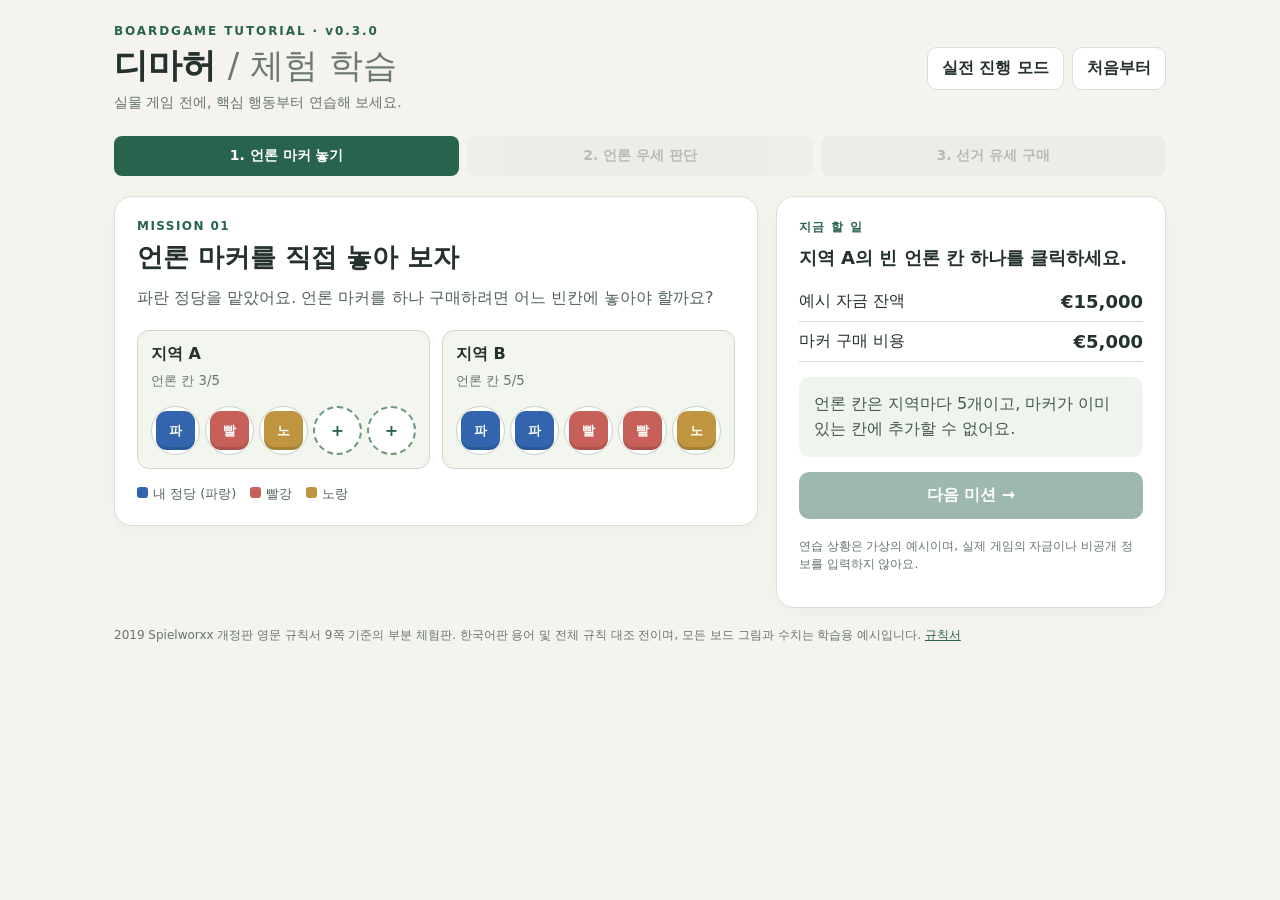
<file: practice.html>
<!doctype html>
<html lang="ko">
<head><meta charset="utf-8"><meta name="viewport" content="width=device-width,initial-scale=1"><title>디마허 | 체험 튜토리얼</title>
<style>
:root{font-family:system-ui,-apple-system,"Malgun Gothic",sans-serif;color:#24312e;background:#f4f3ee;font-size:16px;--green:#28634e;--line:#d8ded6;--ink:#24312e;--blue:#3265ad;--red:#c76059;--yellow:#bf963f}*{box-sizing:border-box}body{margin:0}button,a{touch-action:manipulation}button{font:inherit;cursor:pointer}button:disabled{opacity:.45;cursor:default}button:focus-visible,a:focus-visible{outline:3px solid #3295d7;outline-offset:3px}a{color:var(--green)}.wrap{max-width:1100px;margin:auto;padding:24px 24px 40px}header{display:flex;align-items:center;justify-content:space-between;gap:16px;margin-bottom:24px}.brand{font-size:12px;font-weight:800;letter-spacing:.16em;color:var(--green)}h1{font-size:clamp(24px,4vw,34px);margin:5px 0}.sub{color:#64746d;font-size:14px}.nav{display:flex;gap:8px;flex-wrap:wrap}.ghost{border:1px solid var(--line);background:white;border-radius:10px;padding:10px 14px;color:var(--ink);text-decoration:none;font-weight:650}.progress{display:grid;grid-template-columns:repeat(3,1fr);gap:8px;margin-bottom:20px}.segment{border:0;border-radius:8px;padding:11px 8px;font-weight:700;color:#6b7871;background:#e4e7df;font-size:14px}.segment.current{color:white;background:var(--green)}.segment.done{color:var(--green);background:#dbe9df}.layout{display:grid;grid-template-columns:minmax(0,1.65fr) minmax(0,1fr);gap:18px;align-items:start}.panel{border:1px solid var(--line);border-radius:18px;background:#fff;padding:22px;box-shadow:0 5px 18px #17332308}.label{font-weight:800;color:var(--green);font-size:12px;letter-spacing:.12em}h2{font-size:26px;line-height:1.25;margin:8px 0 12px}h3{margin:0 0 12px;font-size:18px}.hint{color:#52645c;line-height:1.55;margin:8px 0 20px}.board{display:grid;grid-template-columns:1fr 1fr;gap:12px}.region{border:1px solid #cdd7ca;border-radius:12px;background:#f3f6ee;padding:13px;min-width:0}.region h3{font-size:16px;margin:0 0 5px}.region small{color:#66786b}.slots{display:grid;grid-template-columns:repeat(5,minmax(0,1fr));gap:5px;margin-top:16px}.slot{aspect-ratio:1;min-width:0;border:1px dashed #92a197;border-radius:50%;background:#fff;display:grid;place-items:center;padding:4px;color:#527361;font-weight:800}.slot.empty{border:2px dashed #6c9980;color:#28634e;animation:pulse 2.3s infinite}.slot.filled{border:1px solid #c8d1c7;animation:none}.piece{display:grid;place-items:center;width:100%;aspect-ratio:1;color:white;border-radius:28%;font-size:13px;box-shadow:inset 0 -3px #0002;font-weight:800}.B{background:var(--blue)}.R{background:var(--red)}.Y{background:var(--yellow)}.legend{display:flex;flex-wrap:wrap;gap:14px;font-size:13px;color:#52645c;margin-top:16px}.dot{display:inline-block;width:11px;height:11px;border-radius:3px;margin-right:5px}.statusline{display:flex;align-items:center;justify-content:space-between;gap:12px;border-bottom:1px solid var(--line);padding:9px 0}.statusline strong{font-size:18px;font-variant-numeric:tabular-nums}.feedback{border-radius:10px;background:#f0f4ee;padding:15px;line-height:1.55;margin:15px 0;color:#43584c;min-height:75px}.feedback.good{background:#e4f3e8;color:#20573b}.feedback.bad{background:#f9ece5;color:#854b31}.primary{background:var(--green);color:#fff;border:0;border-radius:10px;padding:13px 16px;font-weight:800;width:100%;font-size:16px}.actions{display:flex;gap:8px;margin-top:16px}.actions>*{flex:1;text-align:center}.cubegrid{display:grid;grid-template-columns:repeat(4,1fr);gap:7px;margin:14px 0}.cube{aspect-ratio:1;border:1px dashed #b6c1b3;border-radius:5px;background:#fff;display:grid;place-items:center;font-size:12px;color:white}.cube.owned{background:#345f96;border:0;box-shadow:inset 0 -4px #0002}.cube.new{background:#499c75;border:0;box-shadow:inset 0 -4px #0002}.adjust{display:flex;align-items:center;justify-content:space-between;gap:8px}.adjust button{border:1px solid var(--line);background:#fff;border-radius:8px;font-size:20px;width:38px;height:38px;font-weight:800}.choice{display:block;width:100%;border:1px solid var(--line);border-radius:10px;background:#fff;text-align:left;padding:14px;font-weight:700;margin:8px 0}.choice:hover{border-color:var(--green)}.choice.correct{border:2px solid var(--green);background:#e9f3e9}.costtable{display:grid;grid-template-columns:repeat(4,1fr);gap:5px;margin-top:15px}.price{padding:7px 3px;background:#f5f6f2;border-radius:6px;text-align:center;font-size:12px;color:#52645c}.price b{display:block;color:var(--ink)}.foot{color:#67766d;font-size:12px;line-height:1.5;margin-top:18px}.completion{text-align:center;padding:30px 15px}.completion h2{font-size:30px}.checkmark{font-size:48px;color:var(--green)}@keyframes pulse{50%{box-shadow:0 0 0 3px #80b49533}}@media(prefers-reduced-motion:reduce){*{animation:none!important}}@media(max-width:700px){.wrap{padding:16px}header{flex-direction:column;align-items:flex-start}.layout{grid-template-columns:1fr}.panel{padding:16px}.board{gap:8px}.region{padding:10px}.segment{font-size:12px}h2{font-size:23px}.slots{gap:3px}.piece{font-size:10px}.statusline strong{font-size:16px}}
</style></head>
<body><main class="wrap"><header><div><div class="brand">BOARDGAME TUTORIAL · v0.3.0</div><h1>디마허 <span style="font-weight:400;color:#6b7972">/ 체험 학습</span></h1><div class="sub">실물 게임 전에, 핵심 행동부터 연습해 보세요.</div></div><div class="nav"><a class="ghost" href="die-macher.html">실전 진행 모드</a><button class="ghost" id="restart">처음부터</button></div></header><nav class="progress" id="progress" aria-label="학습 단계"></nav><div id="content"></div><footer class="foot">2019 Spielworxx 개정판 영문 규칙서 9쪽 기준의 부분 체험판. 한국어판 용어 및 전체 규칙 대조 전이며, 모든 보드 그림과 수치는 학습용 예시입니다. <a href="https://sde0b16cbef51efc3.jimcontent.com/download/version/1699085059/module/13867387727/name/Die_Macher_Rules_EN_Final.pdf" target="_blank" rel="noopener">규칙서</a></footer></main>
<script>
'use strict';
const chapters=['언론 마커 놓기','언론 우세 판단','선거 유세 구매'];
const prices=[0,1000,2000,3000,5000,7000,10000,15000,20000];
const money=n=>'€'+n.toLocaleString('en-US');
const fresh=()=>({chapter:0,media:['B','R','Y',null,null],mediaFull:['B','B','R','R','Y'],cash:15000,mediaPlaced:false,answer:null,amounts:[0,0],bought:false,finished:false});
let s=fresh(), msg='',kind='';
const $=id=>document.getElementById(id);
const lessonDone=()=>s.chapter===0?s.mediaPlaced:s.chapter===1?s.answer==='B':s.bought;
function feedback(text,type=''){msg=text;kind=type;render()}
function step(n){s.chapter=n;msg='';kind='';render()}
function restart(){s=fresh();msg='';kind='';render()}
function place(region,i){if(s.mediaPlaced)return;if(region!==0||s.media[i]!==null){feedback('이미 마커가 있는 칸에는 놓을 수 없어요. 지역 A의 빈칸을 선택해 봐요.','bad');return;}s.media[i]='B';s.mediaPlaced=true;s.cash-=5000;feedback('좋아요! 5,000유로를 내고 파란 정당의 언론 마커를 빈칸에 놓았어요. 이번 행동에서는 한 개만 구매해요.','good')}
function answer(x){if(s.answer==='B')return;s.answer=x;feedback(x==='B'?'정답! 파랑 2개, 빨강 1개, 노랑 1개. 파랑이 단독 최다예요. 이후 언론 영향력 단계에서 여론 변경 권한을 판단해요.':'지역 A의 마커 개수를 다시 세어 보세요. 동률이 아니라 다른 정당보다 많이 가진 정당이 우세해요.',x==='B'?'good':'bad')}
function total(){return prices[s.amounts[0]]+prices[s.amounts[1]]}
function adjust(i,n){if(s.bought)return;const a=s.amounts[i]+n;const capacity=[3,6][i];if(a<0||a>capacity)return;s.amounts[i]=a;msg='';kind='';render()}
function buy(){if(s.bought)return;if(s.amounts[0]!==3||s.amounts[1]!==2){feedback('이번 연습의 목표는 A에 3개, B에 2개를 추가하는 거예요. 수량을 다시 맞춰 보세요.','bad');return;}if(total()>s.cash){feedback('자금이 부족해요.','bad');return;}s.cash-=total();s.bought=true;feedback('성공! A는 €3,000, B는 €2,000. 지역별 비용을 합쳐 €5,000을 지불했어요. A의 유세 8칸이 모두 찼어요.','good')}
const region=(name,arr,r)=>`<section class="region"><h3>지역 ${name}</h3><small>언론 칸 ${arr.filter(Boolean).length}/5</small><div class="slots">${arr.map((x,i)=>`<button class="slot ${x?'filled':'empty'}" aria-label="지역 ${name} 언론 칸 ${i+1} ${x||'빈칸'}" data-region="${r}" data-slot="${i}" ${s.chapter!==0||s.mediaPlaced?'disabled':''}>${x?`<span class="piece ${x}">${{B:'파',R:'빨',Y:'노'}[x]}</span>`:'+'}</button>`).join('')}</div></section>`;
const mediaBoard=()=>`<div class="board">${region('A',s.media,0)}${region('B',s.mediaFull,1)}</div><div class="legend"><span><i class="dot B"></i>내 정당 (파랑)</span><span><i class="dot R"></i>빨강</span><span><i class="dot Y"></i>노랑</span></div>`;
function rallyBoard(){return `<div class="board">${[0,1].map(i=>{const start=[5,2][i],n=s.amounts[i];return `<section class="region"><h3>지역 ${['A','B'][i]}</h3><small>유세 ${start+n}/8</small><div class="cubegrid">${Array.from({length:8},(_,j)=>`<div class="cube ${j<start?'owned':j<start+n?'new':''}">${j<start?'●':j<start+n?'+':''}</div>`).join('')}</div><div class="adjust"><button data-i="${i}" data-n="-1" aria-label="지역 ${i===0?'A':'B'} 유세 줄이기" ${n===0||s.bought?'disabled':''}>−</button><strong>+${n}개</strong><button data-i="${i}" data-n="1" aria-label="지역 ${i===0?'A':'B'} 유세 늘리기" ${n===8-start||s.bought?'disabled':''}>+</button></div><p class="sub">지역 비용 ${money(prices[n])}</p></section>`}).join('')}</div><div class="legend"><span><i class="dot" style="background:#345f96"></i>기존 유세</span><span><i class="dot" style="background:#499c75"></i>추가할 유세</span></div><div class="costtable">${prices.slice(1).map((p,i)=>`<div class="price"><b>${i+1}개</b>${money(p)}</div>`).join('')}</div>`}
const data=[{title:'언론 마커를 직접 놓아 보자',hint:'파란 정당을 맡았어요. 언론 마커를 하나 구매하려면 어느 빈칸에 놓아야 할까요?',goal:'지역 A의 빈 언론 칸 하나를 클릭하세요.',reason:'언론 칸은 지역마다 5개이고, 마커가 이미 있는 칸에 추가할 수 없어요.',board:mediaBoard},{title:'누가 언론을 주도할까?',hint:'방금 배치한 마커를 보고, 지역 A의 언론 마커가 가장 많은 정당을 골라 보세요.',goal:'단독으로 가장 많이 가진 정당을 찾아요.',reason:'언론 우세는 이후 여론에 영향을 줄 수 있는 권한과 관련돼요.',board:mediaBoard},{title:'유세에 자금을 투자하자',hint:'지역 A에 유세 3개, 지역 B에 유세 2개를 추가하세요. 각 지역의 구매 비용을 따로 계산해요.',goal:'수량을 조절한 뒤 구매 확정 버튼을 눌러요.',reason:'지역별 정당 유세는 최대 8개예요. 구매 단가는 수량에 따라 달라져요.',board:rallyBoard}];
function render(){
 $('progress').innerHTML=chapters.map((x,i)=>`<button class="segment ${s.finished||i<s.chapter?'done':i===s.chapter?'current':''}" ${i!==s.chapter?'disabled':''} aria-current="${i===s.chapter?'step':'false'}">${i+1}. ${x}</button>`).join('');
 if(s.finished){$('content').innerHTML=`<section class="panel completion"><div class="checkmark">✓</div><h2>핵심 행동 연습 완료!</h2><p class="hint">언론 확보, 언론 우세 판단, 유세 구매를 직접 해 봤어요.<br>다음 단계는 실제 보드의 초기 배치와 한 라운드 전체 연습이에요.</p><div class="actions"><button class="ghost" id="again">다시 연습</button><a class="ghost" href="die-macher.html">실전 진행 모드 →</a></div></section>`;$('again').onclick=restart;return;}
 const d=data[s.chapter];
 $('content').innerHTML=`<div class="layout"><section class="panel"><div class="label">MISSION ${String(s.chapter+1).padStart(2,'0')}</div><h2>${d.title}</h2><p class="hint">${d.hint}</p>${d.board()}${s.chapter===1?`<div style="margin-top:20px"><h3>지역 A에서 단독 최다는?</h3>${[['B','파랑 정당'],['R','빨강 정당'],['Y','노랑 정당'],['T','동률 / 아무도 없음']].map(([v,l])=>`<button class="choice ${s.answer===v&&v==='B'?'correct':''}" data-answer="${v}" ${s.answer==='B'?'disabled':''}>${l}</button>`).join('')}</div>`:''}</section><aside class="panel"><div class="label">지금 할 일</div><h3 style="margin-top:10px">${d.goal}</h3><div class="statusline"><span>예시 자금 잔액</span><strong>${money(s.cash)}</strong></div>${s.chapter===0?'<div class="statusline"><span>마커 구매 비용</span><strong>€5,000</strong></div>':s.chapter===2?`<div class="statusline"><span>${s.bought?'지불 완료':'구매 예정'}</span><strong>${money(total())}</strong></div>`:''}<div class="feedback ${kind}" role="status" aria-live="polite">${msg||d.reason}</div>${s.chapter===2&&!s.bought?'<button class="primary" id="buy">구매 확정</button>':`<button class="primary" id="next" ${lessonDone()?'':'disabled'}>${s.chapter===2?'연습 완료':'다음 미션 →'}</button>`}<p class="foot">연습 상황은 가상의 예시이며, 실제 게임의 자금이나 비공개 정보를 입력하지 않아요.</p></aside></div>`;
 document.querySelectorAll('[data-slot]').forEach(b=>b.onclick=()=>place(+b.dataset.region,+b.dataset.slot));document.querySelectorAll('[data-answer]').forEach(b=>b.onclick=()=>answer(b.dataset.answer));document.querySelectorAll('[data-i]').forEach(b=>b.onclick=()=>adjust(+b.dataset.i,+b.dataset.n));if($('buy'))$('buy').onclick=buy;if($('next'))$('next').onclick=()=>{if(!lessonDone())return;if(s.chapter===2){s.finished=true;render()}else step(s.chapter+1)};
}
$('restart').onclick=restart;render();
</script><script>for(const a of document.querySelectorAll('[data-hub]'))a.addEventListener('click',e=>{if(parent!==window){e.preventDefault();parent.postMessage({kind:'rulemaster-route',route:a.dataset.hub},'*')}});</script></body></html>
</file>
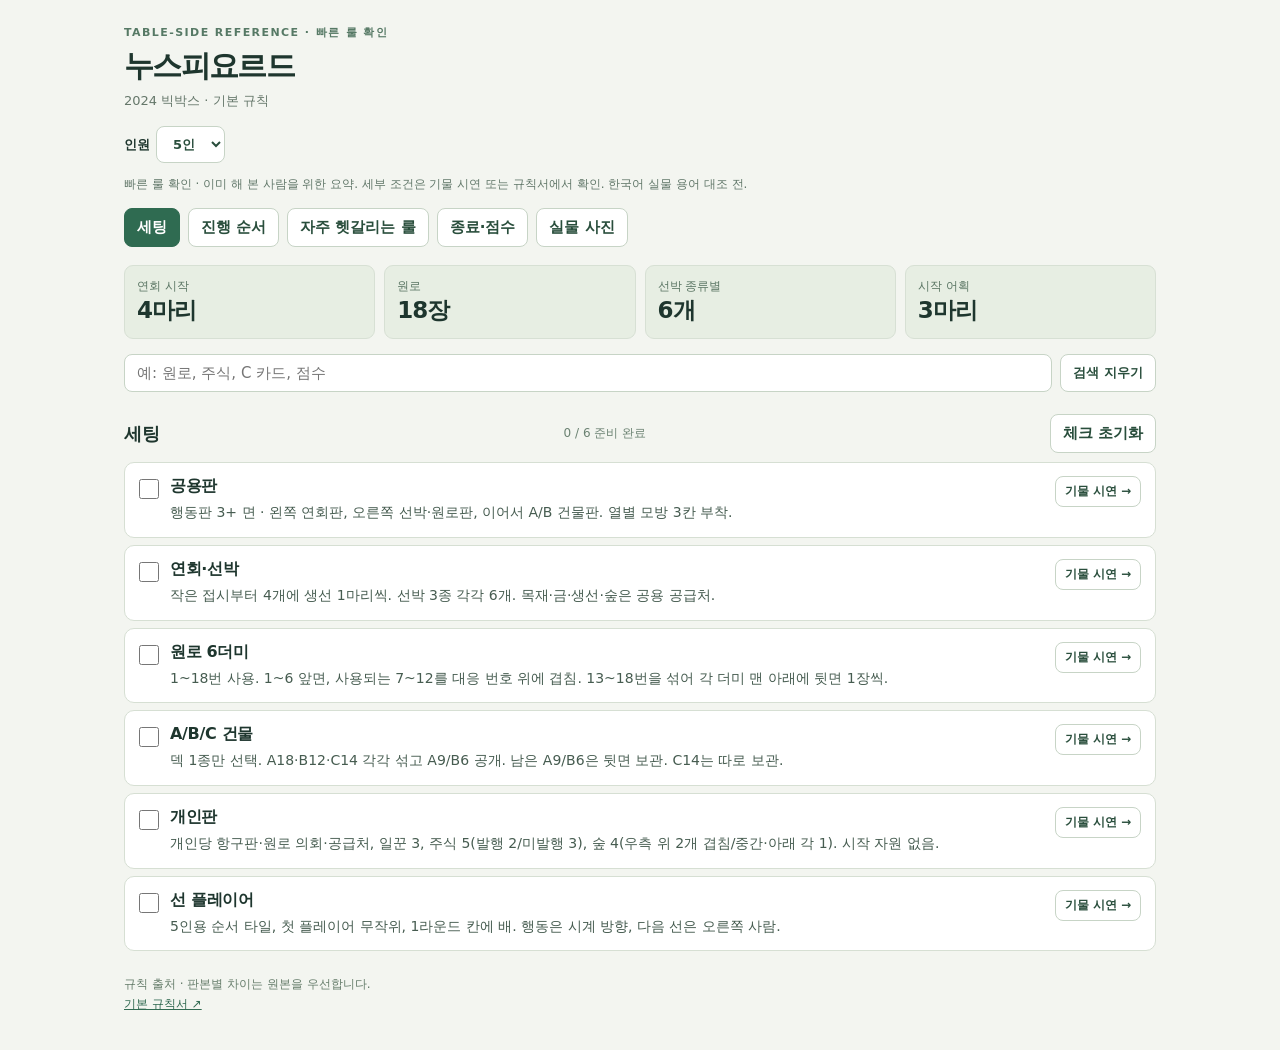
<file: quick.html>
<!doctype html><html lang="ko"><head><meta charset="utf-8"><meta name="viewport" content="width=device-width,initial-scale=1"><title>빠른 룰 확인</title><link rel="stylesheet" href="app/quick.css"></head><body><main><header><div class="kicker">TABLE-SIDE REFERENCE · 빠른 룰 확인</div><h1 id="title"></h1><p id="edition"></p><div class="settings" id="settings"></div><div class="notice" id="scope"></div></header><nav id="tabs" aria-label="빠른 확인 탭"></nav><div id="stats" class="stats"></div><div class="searchrow"><input id="search" type="search" placeholder="예: 원로, 주식, C 카드, 점수" aria-label="규칙 검색"><button id="clear">검색 지우기</button></div><section id="content"></section><footer id="sources"></footer></main><script id="quickConfig" type="application/json">null</script><script src="app/quick-data.js"></script><script src="app/quick.js"></script></body></html>
</file>
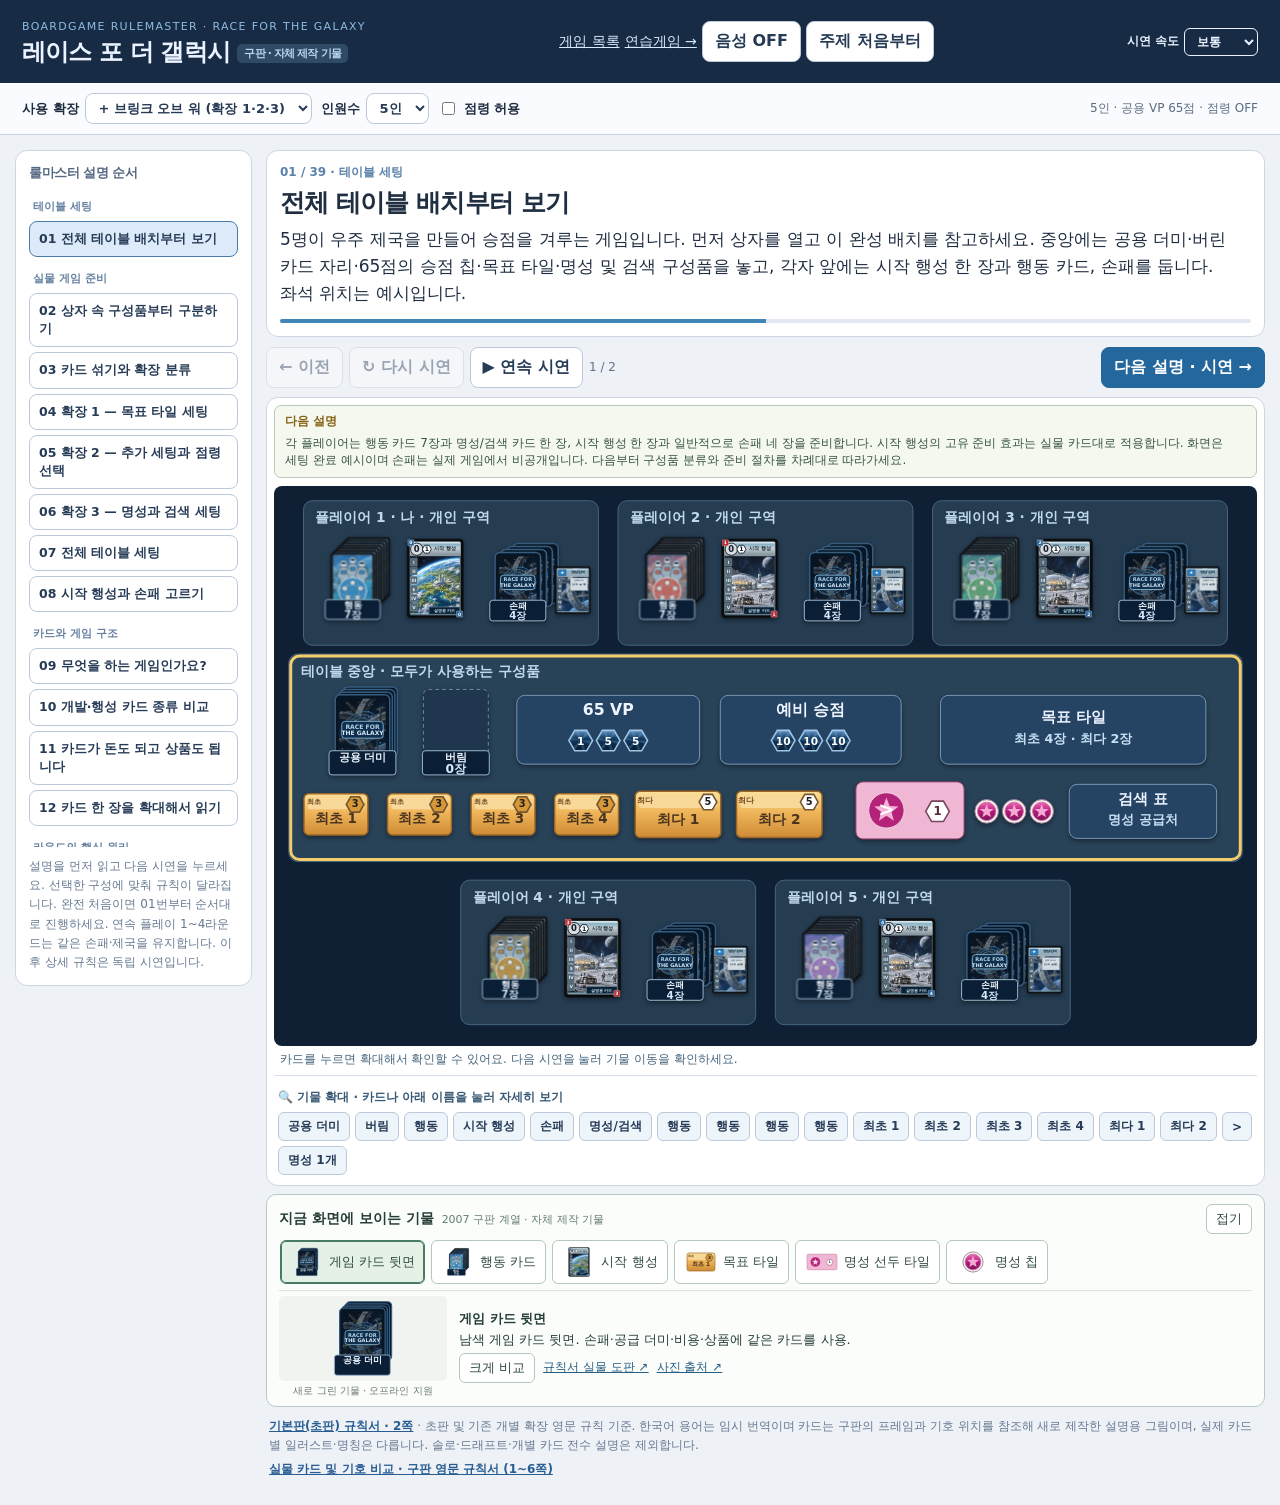
<file: race.html>
<!doctype html><html lang="ko"><head><meta charset="utf-8"><meta name="viewport" content="width=device-width,initial-scale=1"><title>레이스 포 더 갤럭시 · 룰마스터</title><style>
*{box-sizing:border-box}html{font-family:system-ui,"Malgun Gothic",sans-serif;background:#eef1f6;color:#202e42}body{margin:0}button,select{font:inherit}button,select{border:1px solid #bcc9db;background:#fff;color:#263b56;border-radius:8px;padding:9px 12px;font-weight:650}button{cursor:pointer}button:hover{background:#e7edf7}button:disabled{opacity:.42;cursor:default}a{color:#285d93}header{background:#182b44;color:#eaf3ff;padding:15px 22px;display:flex;justify-content:space-between;gap:15px;align-items:center;flex-wrap:wrap}header h1{font-size:24px;margin:2px 0 0;letter-spacing:-.035em}header small{color:#8ebbe1;letter-spacing:.12em;font-size:11px}header a{color:#d9eaff;font-size:14px}.config{display:flex;align-items:center;gap:9px;flex-wrap:wrap;background:#f9fbff;padding:10px 22px;border-bottom:1px solid #cad5e3}.config label{display:flex;align-items:center;gap:6px;font-size:13px;font-weight:700}.config select{padding:6px 9px;max-width:100%}.config input{accent-color:#286d9e}.config .note{font-size:12px;color:#5b6b80;margin-left:auto}main{max-width:1650px;margin:auto;display:grid;grid-template-columns:237px minmax(0,1fr);gap:14px;padding:15px}aside,.intro,.board{border:1px solid #ccd5e3;background:white;border-radius:12px;padding:13px}aside{align-self:start}aside h2{font-size:13px;color:#566982;margin:0 0 8px}#sidebar{display:grid;gap:5px;max-height:73vh;overflow:auto}#sidebar button{text-align:left;font-size:12.5px;padding:8px 9px;line-height:1.45}#sidebar .current{background:#dceaf9;border-color:#487da9}.group{font-size:11px;font-weight:800;color:#65819f;padding:9px 4px 2px}section{min-width:0}.intro{margin-bottom:10px}#chapter{font-size:12px;font-weight:750;color:#5981a9}h2{font-size:25px;letter-spacing:-.035em;margin:5px 0 7px}#narration{font-size:17px;line-height:1.6;min-height:54px;margin:0;word-break:keep-all}.meter{height:4px;background:#e2e8f1;border-radius:9px;margin:11px 0 0;overflow:hidden}#progress{height:100%;background:#3f85b7;transition:width .3s}.controls{display:flex;align-items:center;gap:6px;flex-wrap:wrap;margin-bottom:9px}.controls .primary{margin-left:auto;background:#24679c;color:white;border-color:#24679c}.controls .primary:hover{background:#1b507b}#counter{font-size:12px;color:#607388}.board{padding:7px;overflow:hidden}#table{display:block;width:100%;max-height:65vh;background:#0f2034;border-radius:8px;touch-action:none}.piece{transition:transform .65s cubic-bezier(.2,.8,.2,1),opacity .2s;filter:drop-shadow(0 2px 2px #0006)}.movable{cursor:grab;filter:drop-shadow(0 0 5px #ffe08b)}.movable:active{cursor:grabbing}#dragHint{font-size:12px;color:#45647d;margin:5px 6px 0;min-height:16px}footer{font-size:12px;color:#667991;margin:10px 3px;line-height:1.6}footer a{font-weight:600}.pill{font-size:11px;background:#2e4a65;color:#bcd7f1;border-radius:5px;padding:3px 7px;vertical-align:middle}aside p{font-size:12px;color:#667991;line-height:1.6;margin:10px 0 0}@media(max-width:760px){header{padding:10px 12px}header h1{font-size:20px}.config{padding:8px;gap:7px}.config label{font-size:12px}.config .note{margin-left:0}main{display:block;padding:8px}aside{padding:7px;margin-bottom:8px}aside h2,aside p,.group{display:none}#sidebar{display:flex;max-height:none;overflow:auto}#sidebar button{min-width:122px;flex-shrink:0}h2{font-size:21px}#narration{font-size:15px;min-height:68px}.controls button{font-size:12px;padding:8px}.controls .primary{margin-left:0}#table{max-height:none}.board{padding:3px}}@media(prefers-reduced-motion:reduce){.piece{transition:none}}

.inspectable:not(.movable){cursor:zoom-in}.inspectable:focus-visible{outline:none;filter:drop-shadow(0 0 5px #f6d477)}.inspectable:not(.movable):hover{filter:drop-shadow(0 0 4px #aad8f8)}#inspectBar{padding:10px 4px 3px;border-top:1px solid #d8e2ed;margin-top:7px}#inspectBar strong{font-size:12px;color:#385976}#inspectList{display:flex;flex-wrap:wrap;gap:5px;margin-top:6px}#inspectList button{font-size:12px;padding:5px 9px;border-radius:6px;background:#edf5fb}.inspectDialog{width:min(820px,94vw);max-height:90vh;padding:0;border:1px solid #91a9be;border-radius:15px;background:#f7faff;color:#22374d;box-shadow:0 18px 80px #0008}.inspectDialog::backdrop{background:#071421bd}.inspectHead{display:flex;justify-content:space-between;align-items:center;gap:10px;padding:16px 19px;background:#16314a;color:#fff}.inspectHead h3{margin:0;font-size:20px}.inspectHead button{background:#e8f0f6;color:#1d3b55;padding:7px 12px}.inspectBody{display:grid;grid-template-columns:290px minmax(0,1fr);gap:18px;padding:16px;align-items:start}.inspectArt{background:#162a40;border-radius:9px;padding:5px}.inspectArt svg{display:block;width:100%}.inspectArt p{font-size:11px;text-align:center;color:#c1d1e1;margin:5px}.inspectBody dl{margin:0;display:grid;gap:4px}.inspectBody dt{font-weight:800;font-size:15px;color:#1d5076;margin-top:5px}.inspectBody dd{margin:0 0 7px;font-size:14px;line-height:1.55;word-break:keep-all}.inspectBody a{font-size:12px}.reference{display:block;margin:5px 0}@media(max-width:620px){.inspectBody{grid-template-columns:1fr;gap:10px}.inspectArt{max-width:260px;margin:auto;width:100%}.inspectBody dd{font-size:13px}.inspectHead h3{font-size:17px}}

#quiz{margin-top:12px;border:1px solid #b8d0e2;background:#f2f8fc;padding:12px;border-radius:9px}#quiz h3{font-size:14px;margin:0 0 8px;color:#254b6d}#quizPrompt{font-size:15px;margin:0 0 8px;font-weight:650}#quizOptions{display:flex;gap:7px;flex-wrap:wrap}#quizOptions button{font-size:13px;text-align:left;white-space:normal}#quizFeedback{margin:8px 0 0;font-size:13px;line-height:1.55;color:#294c67}#quizOptions .correct{border-color:#30815b;background:#e1f3e8}#quizOptions .wrong{border-color:#ae625c;background:#f9eae8}#lessonNotice{font-size:12px;margin:0 0 9px;color:#45647d;line-height:1.5}#lessonNotice strong{color:#285d93}
</style><link rel="stylesheet" href="app/motion.css"><link rel="stylesheet" href="app/component-lens.css"><style>html[data-rm-motion=on] #table .piece{transition:transform calc(var(--rm-motion-ms) * 1.35) cubic-bezier(.22,.72,.26,1),opacity var(--rm-fade-ms) ease-out}</style><link rel="stylesheet" href="app/svg-lesson-guide.css"></head><body><header><div><small>BOARDGAME RULEMASTER · RACE FOR THE GALAXY</small><h1>레이스 포 더 갤럭시 <span class="pill">구판 · 자체 제작 기물</span></h1></div><nav><a href="index.html" target="_top" data-hub="home">게임 목록</a> <a href="index.html#race/practice" target="_top" data-hub="race/practice">연습게임 →</a> <button id="voice" aria-pressed="false">음성 OFF</button> <button id="restart">주제 처음부터</button></nav></header><div class="config"><label>사용 확장 <select id="expansion"><option value="0">기본판 단독</option><option value="1">+ 개더링 스톰 (확장 1)</option><option value="2">+ 레벨 대 임페리움 (확장 1·2)</option><option value="3" selected>+ 브링크 오브 워 (확장 1·2·3)</option></select></label><label>인원수 <select id="setupCount" aria-label="인원수"></select></label><label id="takeoverWrap"><input type="checkbox" id="takeover">점령 허용</label><label id="advancedWrap"><input type="checkbox" id="advanced">2인 숙련 규칙</label><span class="note" id="configNote"></span></div><main><aside><h2>룰마스터 설명 순서</h2><div id="sidebar"></div><p>설명을 먼저 읽고 다음 시연을 누르세요. 선택한 구성에 맞춰 규칙이 달라집니다. 완전 처음이면 01번부터 순서대로 진행하세요. 연속 플레이 1~4라운드는 같은 손패·제국을 유지합니다. 이후 상세 규칙은 독립 시연입니다.</p></aside><section><div class="intro"><div id="chapter"></div><h2 id="heading"></h2><p id="narration" aria-live="polite"></p><div class="meter"><div id="progress"></div></div></div><div class="controls"><button id="back">← 이전</button><button id="replay">↻ 다시 시연</button><button id="play">▶ 연속 시연</button><span id="counter"></span><button class="primary" id="next">다음 설명 · 시연 →</button></div><p id="lessonNotice" hidden><strong>연속 플레이:</strong> 내 카드와 자원은 다음 라운드에 그대로 이어집니다. 연습용 카드이며 다른 플레이어의 행동 선택은 정해진 예시입니다.</p><div class="board"><svg id="table" viewBox="0 0 1000 570" role="img" aria-label="카드와 기물 시연"></svg><p id="dragHint" role="status"></p><div id="inspectBar" hidden><strong>🔍 기물 확대 · 카드나 아래 이름을 눌러 자세히 보기</strong><div id="inspectList"></div></div></div><div id="quiz" hidden><h3>잠깐, 이해했는지 확인하기 (선택)</h3><p id="quizPrompt"></p><div id="quizOptions"></div><p id="quizFeedback" aria-live="polite"></p></div><footer><a id="source" target="_blank" rel="noopener"></a> · 초판 및 기존 개별 확장 영문 규칙 기준. 한국어 용어는 임시 번역이며 카드는 구판의 프레임과 기호 위치를 참조해 새로 제작한 설명용 그림이며, 실제 카드별 일러스트·명칭은 다릅니다. 솔로·드래프트·개별 카드 전수 설명은 제외합니다.<a class="reference" href="https://fgbradleys.com/wp-content/uploads/rules/RaceforTheGalaxy-rules.pdf" target="_blank" rel="noopener">실물 카드 및 기호 비교 · 구판 영문 규칙서 (1~6쪽)</a></footer></section></main><dialog id="inspector" class="inspectDialog" aria-labelledby="inspectTitle"><div class="inspectHead"><h3 id="inspectTitle">카드 확대</h3><button id="closeInspector" aria-label="확대 닫기">닫기 ✕</button></div><div class="inspectBody"><div class="inspectArt"><svg id="inspectSvg" viewBox="0 0 290 348" role="img" aria-label="확대된 기물"></svg><p>자체 제작 재현 그림 · 실제 카드 원본 아님</p></div><div><dl id="inspectDetails"></dl><a href="https://fgbradleys.com/wp-content/uploads/rules/RaceforTheGalaxy-rules.pdf" target="_blank" rel="noopener">실물 그림 및 공식 기호 확인 ↗</a></div></div></dialog><script src="games/race.js"></script><script src="app/galaxy-art.js"></script><script src="app/card-visuals.js"></script><script src="app/motion.js"></script><script>RMMotion.installControl()</script><script src="app/component-lens.js"></script><script src="app/svg-lesson-guide.js"></script><script src="app/card-rulemaster.js"></script><script>for(const a of document.querySelectorAll('[data-hub]'))a.addEventListener('click',e=>{if(parent!==window){e.preventDefault();parent.postMessage({kind:'rulemaster-route',route:a.dataset.hub},'*')}});</script><script>window.addEventListener('message',e=>{if(e.source===parent&&e.data?.kind==='rulemaster-pause'){if(typeof stop==='function')stop();if(window.speechSynthesis)speechSynthesis.cancel()}});</script><script src="app/rm-bridge.js"></script></body></html>
</file>
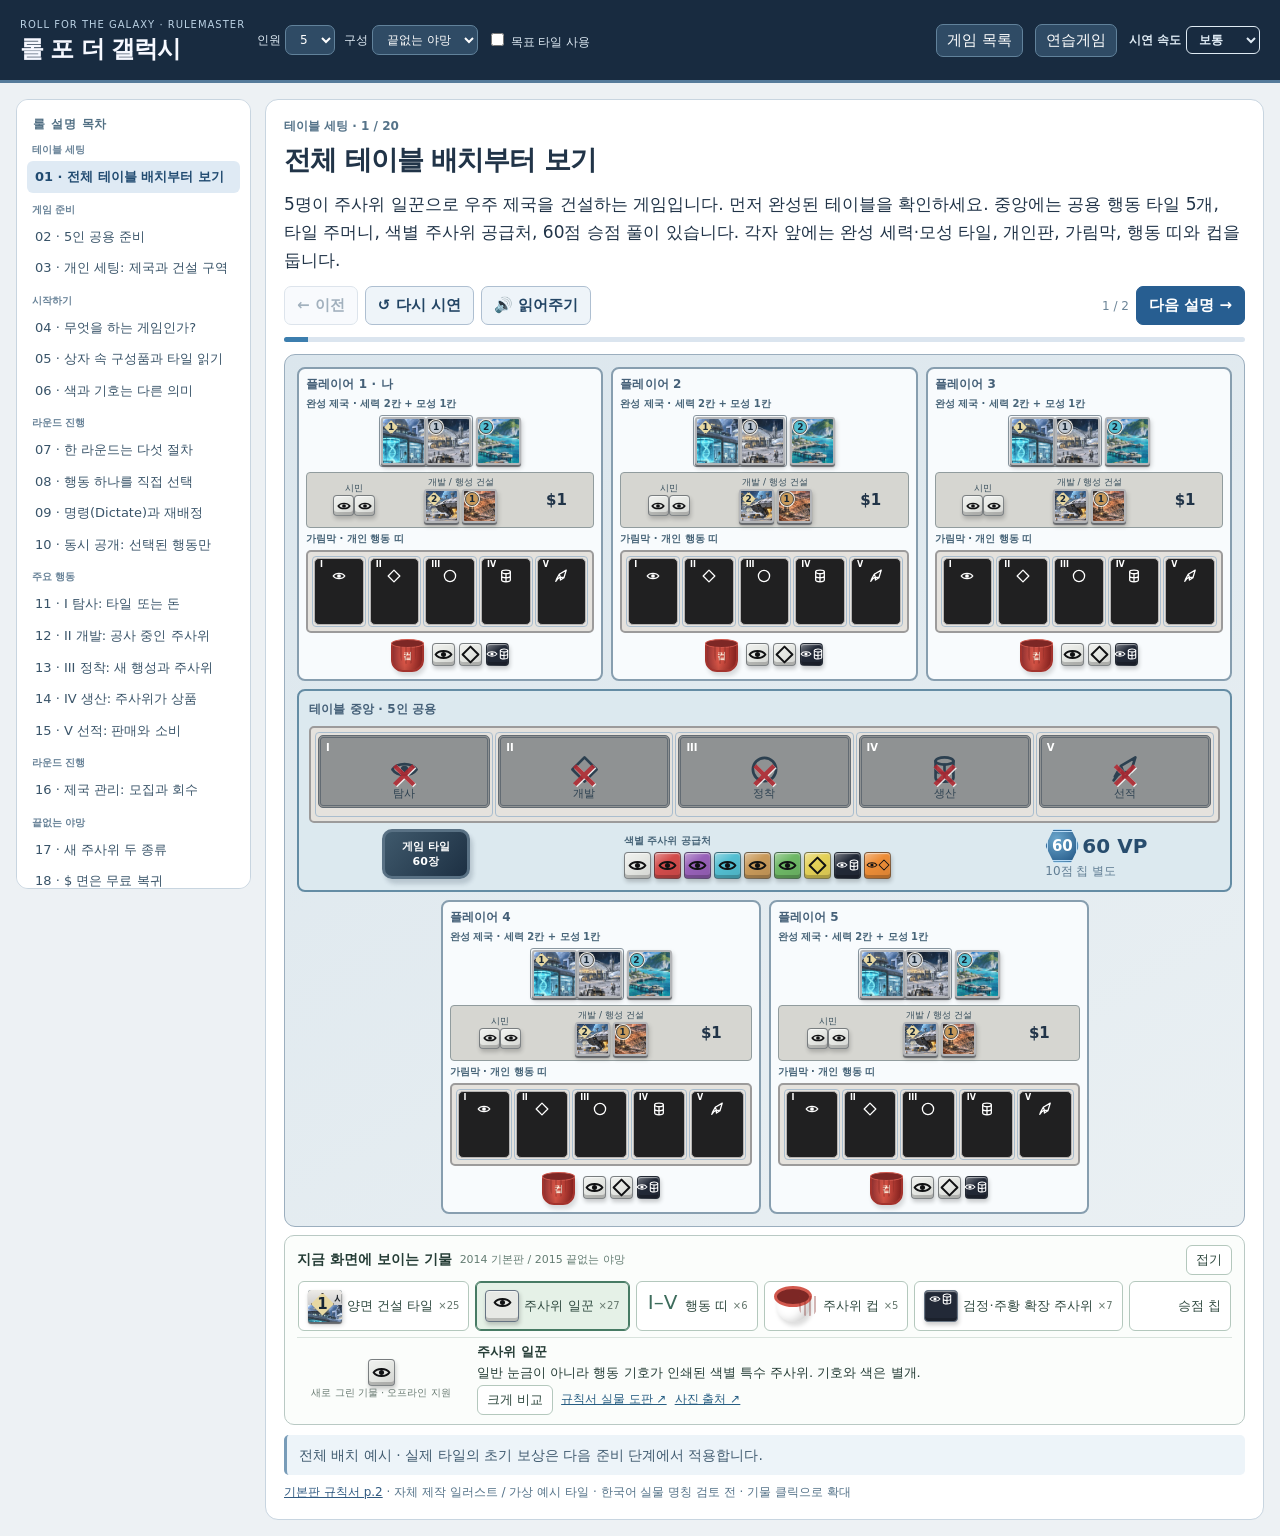
<file: roll.html>
<!doctype html><html lang="ko"><head><meta charset="utf-8"><meta name="viewport" content="width=device-width,initial-scale=1"><title>롤 포 더 갤럭시 룰마스터</title><link rel="stylesheet" href="app/roll-style.css"><link rel="stylesheet" href="app/motion.css"><link rel="stylesheet" href="app/component-lens.css"><link rel="stylesheet" href="app/practice-guide.css"><link rel="stylesheet" href="app/teaching-stage.css"></head><body><header><div><small>ROLL FOR THE GALAXY · RULEMASTER</small><h1>롤 포 더 갤럭시</h1></div><div class="settings"><label>인원 <select id="count"><option>2</option><option>3</option><option>4</option><option selected>5</option></select></label><label>구성 <select id="expansion"><option value="base">기본판</option><option value="amb" selected>끝없는 야망</option></select></label><label id="goalLabel"><input type="checkbox" id="goals"> 목표 타일 사용</label></div><div class="sp"></div><button id="home">게임 목록</button><button id="mode">연습게임</button></header><main><aside id="side"><h3>룰 설명 목차</h3><div id="chapters"></div></aside><section id="learn"><article><div class="eyebrow" id="chapter"></div><h2 id="heading"></h2><p id="narration" class="narration" aria-live="polite"></p><div class="controls"><button id="prev">← 이전</button><button id="replay">↺ 다시 시연</button><button id="speak">🔊 읽어주기</button><span class="sp"></span><span id="counter"></span><button id="next" class="primary">다음 설명 →</button></div><div class="progress"><i id="progress"></i></div><div id="scene" class="scene" aria-label="기물 설명"></div><p id="note" class="note"></p><div class="sources"><a id="source" target="_blank" rel="noopener">공식 규칙서</a> · 자체 제작 일러스트 / 가상 예시 타일 · 한국어 실물 명칭 검토 전 · 기물 클릭으로 확대</div></article></section><section id="practice" hidden><article><div class="eyebrow">3라운드 핵심 규칙 연습 · 상대 선택/굴림은 사전 작성</div><h2 id="pheading"></h2><p id="prompt" class="narration"></p><div id="stats" class="stats"></div><div id="choices" class="choices"></div><div id="pscene" class="scene"></div><div id="error" role="alert"></div><div class="controls"><button id="undo">← 실행 취소</button><button id="reset">처음부터</button><button id="back">룰 설명으로</button></div><div class="note" id="scope">연습용 가상 타일과 고정 굴림/상대 선택을 사용합니다. 탐사에서 새 타일만 추가하며 포기는 설명에서 연습합니다. 실제 타일 특수 능력 및 목표 달성·재능 시뮬레이션은 생략합니다. 기본 및 끝없는 야망의 두 기호/$면/색 일치 규칙을 적용합니다.</div><div id="log" aria-live="polite"></div></article></section></main><dialog id="inspect"><h2 id="inspectTitle"></h2><div id="inspectArt"></div><p id="inspectText"></p><button id="closeInspect" class="primary">닫기</button></dialog><script id="rollConfig" type="application/json">null</script><script src="games/roll.js"></script><script src="app/motion.js"></script><script>RMMotion.installControl()</script><script src="app/component-lens.js"></script><script src="app/galaxy-art.js"></script><script src="app/practice-guide.js"></script><script src="games/teaching-sequences.js"></script><script src="games/teaching-sequences-extra.js"></script><script src="app/teaching-stage.js"></script><script src="app/roll-ui.js"></script><script src="app/rm-bridge.js"></script></body></html>
</file>
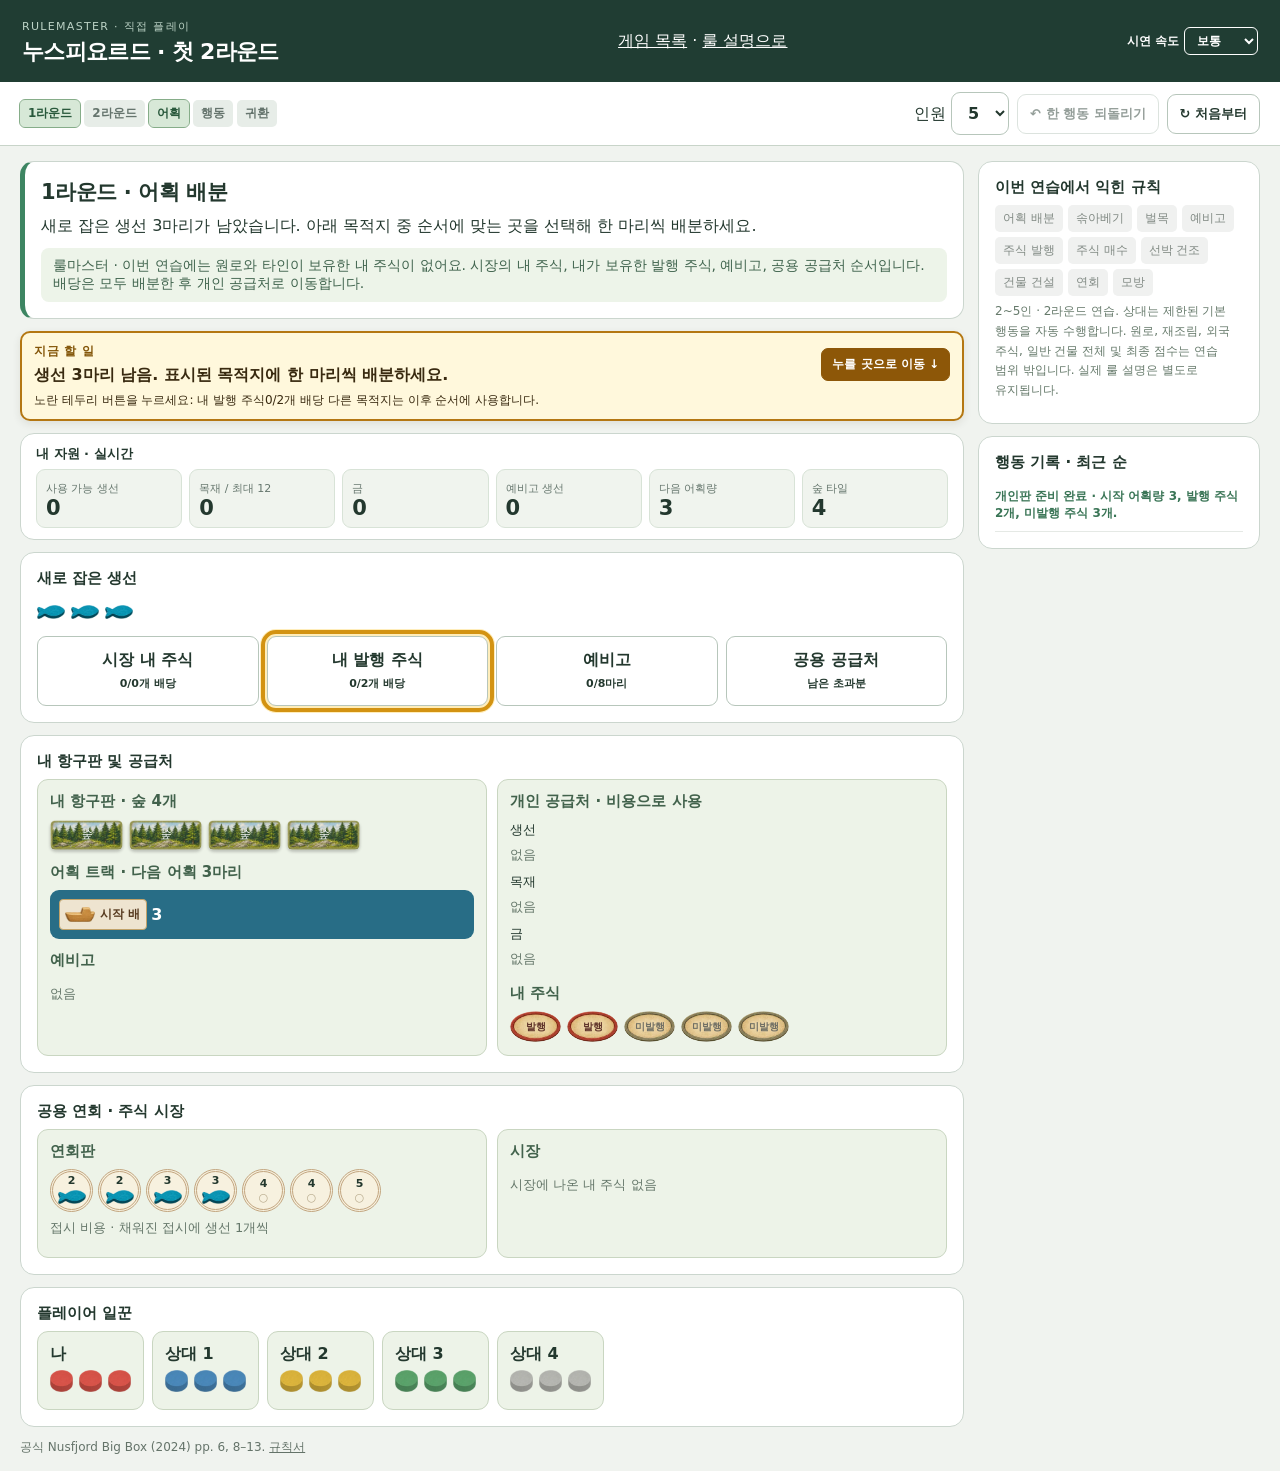
<file: scenario.html>
<!doctype html><html lang="ko"><head><meta charset="utf-8"><meta name="viewport" content="width=device-width,initial-scale=1"><title>보드게임 연습 테이블</title><style>
*{box-sizing:border-box}html{font-family:system-ui,"Malgun Gothic",sans-serif;background:#f0f3ef;color:#23382e}body{margin:0}body.race{background:#eaf0f7;color:#182b45}header{display:flex;align-items:center;justify-content:space-between;flex-wrap:wrap;gap:10px;padding:15px 22px;background:#203d33;color:white}body.race header{background:#162d49}header h1{margin:3px 0 0;font-size:22px;letter-spacing:-.03em}header small{color:#bcd3c6;font-size:11px;letter-spacing:.12em}header a{color:white}button,select{font:inherit;cursor:pointer;border:1px solid #b7c6bb;background:white;color:inherit;border-radius:9px;padding:10px 12px;font-weight:650}button:hover:not(:disabled){filter:brightness(.96)}button:disabled{opacity:.48;cursor:not-allowed}button.primary{color:white;background:#326c52;border-color:#326c52}body.race button.primary{background:#245f97;border-color:#245f97}button.sel{outline:3px solid #e6b952;border-color:#bd8d25}button:focus-visible,a:focus-visible{outline:3px solid #f5c24c;outline-offset:2px}.bar{display:flex;align-items:center;gap:8px;flex-wrap:wrap;padding:10px 20px;background:white;border-bottom:1px solid #c8d4c9}.bar button{font-size:13px}.bar .grow{flex:1}.bar .progress{display:flex;gap:4px;flex-wrap:wrap}.step{padding:5px 8px;border-radius:5px;font-size:12px;background:#e7ede8;color:#65746d;font-weight:700}.step.active{background:#d7e8d7;color:#28583b;outline:1px solid #86ad89}body.race .step.active{background:#d8e8fb;color:#1e507d;outline-color:#8aaed0}main{max-width:1510px;margin:auto;padding:15px 20px;display:grid;grid-template-columns:minmax(0,1fr) 282px;gap:14px}.panel{background:#fff;border:1px solid #cbd6ce;border-radius:14px;padding:16px;min-width:0;margin-bottom:12px}.race .panel{border-color:#cbd8e5}.intro{border-left:5px solid #3d8562}.race .intro{border-left-color:#3980b8}h2{font-size:21px;margin:0 0 7px;letter-spacing:-.02em}h3{font-size:15px;margin:0 0 8px}p{margin:6px 0;line-height:1.6;word-break:keep-all}.muted{color:#65776a;font-size:13px}.race .muted{color:#61738a}.hint{font-size:14px;color:#40644e;background:#edf4e9;border-radius:8px;padding:9px 12px;margin:9px 0 0}.race .hint{background:#edf4fd;color:#2e577a}.error{background:#fff3ed;color:#9d4029;border:1px solid #e0ac98;padding:9px;border-radius:8px;margin:8px 0}.stats{display:grid;grid-template-columns:repeat(auto-fit,minmax(92px,1fr));gap:7px}.stat{background:#f0f4ee;border:1px solid #d8e3d7;border-radius:9px;padding:10px 9px;min-width:0}.race .stat{background:#f1f6fc;border-color:#d5e2f0}.stat b{font-size:23px;display:block;font-variant-numeric:tabular-nums}.stat small{font-size:11px;color:#65766d}.chips{display:flex;gap:6px;flex-wrap:wrap;align-items:center;min-height:32px}.disc{width:23px;height:23px;border-radius:50%;display:inline-block;box-shadow:inset 0 -4px 1px #0002,0 2px 3px #0002;border:1px solid #ffffff70;flex:none}.disc.empty{background:#e3e9e2;border:1px dashed #a3b29e;box-shadow:none}.fish{width:26px;height:15px;display:inline-block;vertical-align:middle;background:#1e91c1;clip-path:polygon(0 10%,30% 32%,58% 0,84% 14%,100% 50%,84% 86%,58% 100%,30% 68%,0 90%,12% 50%)}.wood{width:22px;height:14px;display:inline-block;border:1px solid #744b24;border-radius:3px;background:repeating-linear-gradient(0deg,#a66f37,#a66f37 4px,#c58d4f 5px,#c58d4f 7px);box-shadow:0 2px 1px #0002}.gold{width:20px;height:20px;display:inline-block;border-radius:50%;background:#e5b747;border:2px solid #a57b2a;box-shadow:inset 0 0 0 2px #f7d778,0 2px 1px #0002}.share{display:inline-flex;min-width:41px;height:27px;align-items:center;justify-content:center;border:2px solid #b24e40;border-radius:50%;background:#f6e5c7;font-size:10px;font-weight:800;color:#60342a}.share.off{border-color:#b2ac96;background:#e6e2d9;color:#706f64}.groups{display:grid;grid-template-columns:1fr 1fr;gap:10px}.zone{background:#edf3e8;border:1px solid #c9d6c1;border-radius:11px;padding:12px;min-width:0}.zone h3{color:#42624c}.fleet{background:#286d86;border-radius:9px;color:#fff;padding:9px;display:flex;gap:4px;flex-wrap:wrap;align-items:center}.ship{display:inline-block;color:#56391e;background:#eedcba;border:1px solid #c2a36a;border-radius:4px;padding:6px;font-size:12px;font-weight:800}.forest{background:radial-gradient(circle at 25% 28%,#86a34e 0 10%,transparent 11%),radial-gradient(circle at 65% 65%,#7e9a3f 0 13%,transparent 14%),repeating-linear-gradient(45deg,#41683b,#567d43 8px);border:2px solid #315936;border-radius:6px;width:58px;height:29px;display:inline-flex;align-items:center;justify-content:center;color:#fff;font-size:11px;box-shadow:0 2px 3px #0003}.plates{display:flex;gap:5px;flex-wrap:wrap}.plate{display:flex;align-items:center;justify-content:center;flex-direction:column;width:43px;height:43px;border:3px double #c2a57f;background:#f7f1df;border-radius:50%;font-size:11px;font-weight:700;gap:1px}.plate .fish{width:22px;height:12px}.target{min-height:75px;display:flex;flex-direction:column;justify-content:center;gap:5px;align-items:center}.target small{font-size:11px}.actions{display:grid;grid-template-columns:repeat(3,minmax(0,1fr));gap:8px}.act{display:flex;flex-direction:column;gap:6px;text-align:left;min-height:110px;align-items:flex-start;padding:10px;position:relative}.act span{font-size:12px;font-weight:500;color:#526a59}.act .why{color:#8b5746}.act .chips{min-height:23px}.act .disc{width:18px;height:18px}.act b{font-size:14px}.act[data-key=pass]{min-height:auto}.row{display:flex;gap:8px;flex-wrap:wrap;align-items:center}.side{position:sticky;top:8px;align-self:start}.log{display:grid;gap:7px;max-height:415px;overflow:auto}.log div{font-size:12px;line-height:1.45;padding:8px 0;border-bottom:1px solid #e5e9e5}.log div:first-child{font-weight:700;color:#3a7556}.race .log div:first-child{color:#27649b}.cards{display:flex;align-items:flex-start;gap:10px;overflow-x:auto;padding:5px 3px 9px;min-height:110px}.cardbtn{width:117px;flex:0 0 117px;display:flex;flex-direction:column;align-items:center;gap:3px;padding:5px;border:1px solid #b5c6d6;background:#f8fbfe;min-width:0;position:relative}.cardbtn svg{width:100%;display:block}.cardbtn small{font-size:10px;line-height:1.35;font-weight:700;text-align:center}.cardbtn.view{cursor:default}.cardbtn .good{position:absolute;right:4px;top:76px;width:36px;height:49px;border:2px solid var(--good,#6b98bf);border-radius:4px;box-shadow:1px 2px 3px #0005;transform:rotate(7deg);background:radial-gradient(circle,#94bfd3 0 10%,transparent 12%),repeating-linear-gradient(55deg,#15324c 0 5px,#2f5675 6px 8px)}.cardbtn .good-label{color:#295884;font-size:10px}.cards.tableau{background:#14283f;padding:12px;border-radius:10px;min-height:170px}.tableau .cardbtn{background:#e8eff5}.phasecards{display:grid;grid-template-columns:repeat(auto-fit,minmax(112px,1fr));gap:7px}.phasecards button{text-align:center;min-height:72px}.phasecards small{display:block;font-weight:500;font-size:11px;margin-top:5px}.reveal{display:flex;flex-wrap:wrap;gap:8px}.reveal>div{min-width:106px;background:#edf3fa;padding:9px;border-radius:8px;font-size:12px;border:1px solid #cbdced}.reveal strong{display:block;font-size:13px}.checklist{display:flex;gap:5px;flex-wrap:wrap}.checklist span{font-size:12px;padding:5px 8px;border-radius:5px;background:#e7efe7;color:#416a4e}.checklist .not{background:#f0f1f0;color:#818a84}.scope{font-size:12px;color:#667a6b;line-height:1.65}.race .scope{color:#5c7187}.finish{border:2px solid #709875}.race .finish{border-color:#6896c0}.section-title{display:flex;justify-content:space-between;align-items:center;gap:6px;flex-wrap:wrap}.subchoices{background:#e9f2ea;border:1px solid #b8cfb7;padding:12px;border-radius:10px;margin-top:10px}.foot{margin:12px 0 0;font-size:12px;color:#647369}.foot a{color:inherit} @media(max-width:850px){main{grid-template-columns:1fr;padding:10px}.side{position:static}.log{max-height:200px}.actions{grid-template-columns:repeat(2,minmax(0,1fr))}.panel{padding:12px}header{padding:12px}.bar{padding:9px}.cardbtn{width:104px;flex-basis:104px}.stats{grid-template-columns:repeat(3,minmax(0,1fr))}}@media(max-width:420px){.groups{grid-template-columns:1fr}.bar button{padding:6px}.step{font-size:10px}.cardbtn{width:98px;flex-basis:98px}}
#content{min-width:0}.cards{max-width:100%;min-width:0}.embedded header nav{display:none}.embedded header{padding:9px 20px}.embedded header small{display:none}.embedded header h1{font-size:18px;margin:0}.summary-stats{padding:11px 15px}.summary-stats h3{font-size:13px;margin-bottom:6px}.summary-stats .stat{padding:7px 9px}.summary-stats .stat b{font-size:21px}.act{min-height:82px;padding:8px;gap:4px}.act[data-id=pass]{min-height:62px}.act .chips{min-height:18px}.imitation{margin-top:11px;padding:10px;background:#eef3e8;border:1px solid #cbd7bd;border-radius:8px}.copytile{min-width:115px;flex:1;padding:7px 9px;border:1px dashed #aaba9c;border-radius:7px;background:#fff;font-size:12px}.copytile .disc{width:16px;height:16px;vertical-align:middle}.copytile .row{margin-top:5px}.copytile button{font-size:11px;padding:5px}.actioncard{width:105px;flex:0 0 105px}.cards.reveal>div{min-width:105px;padding:5px}.actioncards{min-height:125px}.act:disabled{opacity:1;background:#f0f1ee;color:#7a877d}.act:disabled .why{color:#9c5846}.act:disabled .chips{opacity:.8}.act:disabled span{color:#758075}.cardbtn:disabled{opacity:.63}.target{min-height:70px}.race .stat{border-color:#d0deed}.reveal.actioncards{gap:10px}@media(max-width:850px){main{grid-template-columns:minmax(0,1fr)}.embedded header{padding:8px 10px}.summary-stats{padding:10px}.actioncard{width:94px;flex-basis:94px}.cards.reveal>div{min-width:94px}}
.actioncol{display:flex;flex-direction:column;gap:7px;min-width:0}.actioncol h3{font-size:12px;color:#65776a;margin:0 0 2px}.actioncol .act{min-height:82px}.passrow{margin-top:8px}.passrow .act{min-height:0;width:100%}.passrow .chips{display:none}@media(max-width:650px){.actions{grid-template-columns:1fr}.actioncol{display:grid;grid-template-columns:repeat(2,minmax(0,1fr))}.actioncol h3{grid-column:1/-1}}
.cardbtn .good{width:40px;height:56px;border:0;transform:rotate(5deg);background:none}.cardbtn .good svg{width:100%;height:100%;display:block}</style><link rel="stylesheet" href="app/motion.css"><link rel="stylesheet" href="app/practice-guide.css"></head><body><header><div><small>RULEMASTER · 직접 플레이</small><h1 id="title"></h1></div><nav><a id="home" href="index.html" target="_top">게임 목록</a> · <a id="lesson" href="index.html" target="_top">룰 설명으로</a></nav></header><div class="bar"><div class="progress" id="steps"></div><span class="grow"></span><label id="countwrap">인원 <select id="count"><option>2</option><option>3</option><option>4</option><option selected>5</option></select></label><button id="undo">↶ 한 행동 되돌리기</button><button id="reset">↻ 처음부터</button></div><main><div id="content"></div><aside class="side"><section class="panel"><h3>이번 연습에서 익힌 규칙</h3><div id="skills" class="checklist"></div><p id="scope" class="scope"></p></section><section class="panel"><h3>행동 기록 · 최근 순</h3><div id="log" class="log"></div></section></aside></main><script src="app/scenarios.js"></script><script src="app/galaxy-art.js"></script><script src="app/card-visuals.js"></script><script src="app/motion.js"></script><script>RMMotion.installControl()</script><script src="app/nus-art.js"></script><script src="app/practice-guide.js"></script><script src="app/scenario-ui.js"></script><script src="app/rm-bridge.js"></script></body></html>
</file>
<file: app/device.css>
/* Tablet reference and portable storage panels */
.rm-modal{border:1px solid #ccd9cd;border-radius:14px;padding:0;width:min(930px,calc(100% - 20px));max-height:90dvh;color:#233b31;background:#f8faf6;box-shadow:0 20px 70px #142d2855;overflow:auto}.rm-modal::backdrop{background:#162e25a8}.rm-modal .rm-top{position:sticky;top:0;z-index:1;background:#203b32;color:#fff;padding:14px 18px;display:flex;align-items:center;justify-content:space-between;gap:10px}.rm-modal .rm-top h2{margin:0;font-size:19px;color:#fff}.rm-modal .rm-body{padding:18px}.rm-modal h3{margin:12px 0 8px;font-size:17px}.rm-modal p{margin:7px 0;font-size:14px}.rm-modal button,.rm-modal .rm-link{background:#fff;color:#29583e;border:1px solid #a5bdab;border-radius:8px;padding:10px 13px;font:inherit;font-weight:650;cursor:pointer;display:inline-block;text-decoration:none}.rm-modal .rm-top button{background:#36564a;color:#fff;border-color:#729b83}.rm-modal .rm-links{display:flex;flex-wrap:wrap;gap:8px;margin:12px 0}.rm-modal .rm-meta{color:#526d5c;font-size:13px}.rm-modal .rm-note{border-left:3px solid #86a58a;padding:6px 12px;background:#eaf1e9}.rm-modal .rm-gallery{display:grid;grid-template-columns:repeat(auto-fit,minmax(min(260px,100%),1fr));gap:12px}.rm-modal figure{margin:0;border:1px solid #d3dfd2;border-radius:9px;overflow:hidden;background:#fff;padding:9px;display:flex;flex-direction:column;gap:5px}.rm-modal figure img{max-height:340px;width:100%;object-fit:contain;background:#e9ede7;cursor:zoom-in;border-radius:5px}.rm-modal figure img[hidden]{display:none}.rm-modal figcaption{font-weight:700;font-size:14px}.rm-modal figure small{font-size:12px;color:#59705f}.rm-modal .rm-status{font-size:13px;color:#576c5a}.rm-modal .rm-list{padding-left:20px;font-size:14px;line-height:1.7}.rm-modal select{font:inherit;border:1px solid #bdccbe;background:#fff;color:#213a2e;padding:9px;border-radius:8px;max-width:100%}.rm-modal .rm-file{display:none}.rm-modal .rm-storage{display:grid;grid-template-columns:repeat(3,1fr);gap:8px;margin:12px 0}.rm-modal .rm-storage>div{background:white;border:1px solid #d4dfd2;padding:12px;border-radius:8px}.rm-modal .rm-storage b{display:block;font-size:24px}.rm-modal .rm-storage span{font-size:12px;color:#617466}.rm-modal .rm-zoom{max-height:65dvh;max-width:100%;width:auto;display:block;margin:10px auto;object-fit:contain}.rm-modal .rm-dismiss{margin-top:8px}@media(max-width:600px){.rm-modal .rm-body{padding:12px}.rm-modal .rm-top{padding:11px}.rm-modal .rm-storage{grid-template-columns:repeat(3,minmax(0,1fr))}.rm-modal .rm-storage>div{padding:8px}.rm-modal .rm-storage b{font-size:19px}.rm-modal .rm-links button,.rm-modal .rm-link{font-size:13px}}
</file>
<file: app/style.css>
:root{color-scheme:dark;--bg:#101a21;--panel:#1a2932;--line:#334650;--text:#f2f4ef;--muted:#a9bac0;--accent:#f5c879;--green:#82d4af}*{box-sizing:border-box}body{margin:0;background:var(--bg);color:var(--text);font-family:system-ui,"Malgun Gothic",sans-serif;line-height:1.55}button,select,input{font:inherit}button{cursor:pointer;border:1px solid var(--line);border-radius:12px;background:#263943;color:var(--text);padding:12px 18px;min-height:48px}button:hover{border-color:var(--accent)}button:focus-visible,input:focus-visible,select:focus-visible{outline:3px solid var(--accent);outline-offset:3px}button:disabled{opacity:.45;cursor:default}button.primary{color:#18232a;background:var(--accent);font-weight:800;border:0}a{color:var(--accent)}.shell{max-width:1480px;margin:auto;padding:24px 32px 100px}header{display:flex;justify-content:space-between;gap:16px;align-items:center;flex-wrap:wrap}header h1{font-size:24px;margin:0;letter-spacing:-.04em}.eyebrow{font-size:13px;letter-spacing:.12em;color:var(--accent);font-weight:800}.muted{color:var(--muted)}.tools{display:flex;gap:8px;flex-wrap:wrap}.rounds,.phases{display:grid;gap:8px;margin:20px 0}.rounds{grid-template-columns:repeat(4,1fr)}.round{border:1px solid var(--line);padding:10px;border-radius:10px;color:var(--muted);text-align:center}.round.active{background:#3c3527;border-color:var(--accent);color:var(--accent);font-weight:800}.round.done{color:var(--green)}.phases{grid-template-columns:repeat(9,1fr);margin:10px 0 22px}.phases button{font-size:13px;padding:8px 4px;min-height:42px}.phases button.active{background:var(--accent);color:#18232a;font-weight:800}.phases button.done{color:var(--green)}.layout{display:grid;grid-template-columns:1.25fr .85fr;gap:18px}.card{border:1px solid var(--line);background:var(--panel);border-radius:20px;padding:26px}.stage{color:var(--accent);font-weight:800;font-size:16px}.headline{font-size:clamp(34px,4vw,62px);line-height:1.12;letter-spacing:-.06em;margin:12px 0 16px}.lead{font-size:clamp(18px,2vw,27px);margin:0 0 24px;color:#d6e1e1}.checks{display:grid;gap:12px}.check{display:flex;align-items:flex-start;gap:14px;font-size:clamp(17px,1.8vw,24px);padding:13px;border-radius:12px;border:1px solid var(--line);cursor:pointer}.check input{width:22px;height:22px;accent-color:var(--green);flex-shrink:0;margin-top:5px}.check:has(input:checked){color:var(--green);background:#203b35}.notice{margin-top:20px;border-left:3px solid var(--accent);padding:10px 14px;background:#302c27;color:#f2d8a6;border-radius:0 8px 8px 0}.visual h2{margin:0 0 16px;font-size:20px}.flow{display:grid;gap:12px}.block{min-height:75px;border:1px solid var(--line);border-radius:12px;display:flex;align-items:center;justify-content:center;flex-direction:column;background:#22343e;text-align:center;padding:12px;font-size:20px;font-weight:750}.block strong{font-size:32px;color:var(--accent)}.arrow{text-align:center;color:var(--accent);font-size:23px;line-height:1}.chips{display:flex;justify-content:center;gap:8px;flex-wrap:wrap}.chip{width:42px;height:42px;border-radius:10px;display:grid;place-items:center;font-weight:850;background:#d6ab64;color:#18232a}.chip.green{background:#82d4af}.chip.red{background:#e28c8c}.rule{font-size:13px;color:var(--muted);margin:16px 0 0}.footer{position:fixed;bottom:0;left:0;right:0;background:#15212beF;border-top:1px solid var(--line);display:flex;justify-content:space-between;align-items:center;gap:12px;padding:12px max(16px,calc((100vw - 1416px)/2));backdrop-filter:blur(8px)}.footer button{min-width:110px}.progress{color:var(--muted);font-size:14px;text-align:center}.calc{display:grid;gap:12px;margin-top:18px}.calc label{display:flex;justify-content:space-between;gap:10px;align-items:center}.calc input,.calc select{background:#101a21;color:var(--text);border:1px solid var(--line);border-radius:8px;padding:7px;max-width:110px}.result{font-size:32px;text-align:center;color:var(--green);font-weight:900}.hidden{display:none!important}.small{font-size:13px}details{margin-top:18px}summary{cursor:pointer;color:var(--accent)}@media(max-width:850px){.shell{padding:16px 14px 105px}.layout{grid-template-columns:1fr}.phases{grid-template-columns:repeat(3,1fr)}.card{padding:18px}.footer button{min-width:80px;padding:10px}.rounds{margin:12px 0}.tools button{padding:8px 10px}.progress{font-size:12px}}@media(prefers-reduced-motion:reduce){*{scroll-behavior:auto!important}}

.illustration{margin-top:20px;padding:10px;border:1px solid var(--line);border-radius:12px;background:#15232c}.illustration svg{display:block;width:100%;height:auto}.quick-mode .checks,.quick-mode .notice,.quick-mode #reference,.quick-mode .illustration{display:none}.quick-mode .layout{grid-template-columns:1fr 1fr}.quick-mode .lead{font-size:clamp(22px,3vw,34px)}.quick-mode .headline{font-size:clamp(38px,5vw,72px)}#skipNotice:empty{display:none}#skipNotice{color:var(--accent);margin:12px 0 0}.tools button[aria-pressed="true"]{border-color:var(--accent);color:var(--accent)}@media(max-width:850px){.quick-mode .layout{grid-template-columns:1fr}}
</file>
<file: app/expanded-style.css>
*{box-sizing:border-box}html,body{margin:0;background:#f3f5f2;color:#22372f;font:15px system-ui,'Malgun Gothic',sans-serif}body{min-height:100vh}button,select{font:inherit}button{cursor:pointer}button:disabled{cursor:not-allowed;opacity:.46}a{color:inherit}header{background:#213b34;color:#f8faf8;padding:13px 20px;display:flex;align-items:center;gap:12px;flex-wrap:wrap}header h1{font-size:23px;margin:0;letter-spacing:-.045em}header small{color:#b7cbbe;font-size:11px}header .sp{flex:1}header button,header select{border:1px solid #789c88;color:white;background:#38584d;padding:7px 11px;border-radius:7px}header .tag{font-size:12px;border:1px solid #80a28f;border-radius:6px;padding:6px 9px}main{max-width:1500px;margin:auto;display:grid;grid-template-columns:250px minmax(0,1fr);gap:16px;padding:16px}.side{align-self:start;background:white;border:1px solid #d5dfd5;border-radius:12px;padding:11px;max-height:calc(100vh - 110px);overflow:auto;position:sticky;top:10px}.side h3{font-size:12px;color:#708477;margin:5px 6px 10px;letter-spacing:.08em}.side button{display:block;width:100%;padding:8px 9px;border:0;background:transparent;border-radius:6px;text-align:left;color:#425b4c;word-break:keep-all;font-size:13px}.side button.current{background:#dcebe0;color:#214a34;font-weight:750}.side button span{display:inline-block;width:28px;color:#7a9a85;font-size:11px}.side .group{font-size:11px;font-weight:800;margin:14px 7px 3px;color:#819385}.content{min-width:0}.lesson{background:white;padding:19px;border:1px solid #d5ded3;border-radius:13px}.overline{font-weight:750;color:#62816d;font-size:12px;letter-spacing:.04em}.lesson h2{font-size:29px;letter-spacing:-.04em;margin:7px 0 10px}.narration{font-size:17px;line-height:1.65;min-height:3.3em;word-break:keep-all;color:#243e31}.controls{display:flex;gap:7px;align-items:center;flex-wrap:wrap;margin:15px 0 11px}.controls button,.primary,.secondary{border:1px solid #c4d7c9;background:#f3f7f2;padding:9px 13px;border-radius:7px;color:#2a5039;font-weight:700}.controls .primary,.primary{background:#337054;color:white;border-color:#337054}.controls .sp{flex:1}.progress{height:5px;background:#e3ece1;border-radius:4px;overflow:hidden}.progress i{display:block;background:#438360;height:100%;transition:width .25s}.board{border:1px solid #b9cbbc;background:linear-gradient(140deg,#e7eee4,#f1f3ed);border-radius:12px;margin-top:13px;padding:14px;display:grid;grid-template-columns:repeat(2,minmax(0,1fr));gap:10px;min-height:252px;align-items:stretch}.zone{min-width:0;background:#ffffffa8;border:1px solid #b6c9b9;border-radius:9px;padding:10px;position:relative;min-height:106px}.zone.focus{outline:3px solid #d4a347;outline-offset:-3px;background:#fffaf0}.zone h3{margin:0 0 7px;font-size:13px;color:#46614e;display:flex;align-items:center;justify-content:space-between;gap:4px}.zone small{font-size:11px;color:#718676}.zone .pieces{display:flex;flex-wrap:wrap;align-items:center;gap:6px;min-height:60px}.piece{font:inherit;position:relative;border:0;background:none;display:inline-flex;flex-direction:column;align-items:center;justify-content:center;padding:0;cursor:pointer;min-width:0;max-width:100%;transition:filter .2s}.piece:hover{filter:brightness(1.07)}.piece .caption{font-size:11px;color:#30483a;max-width:115px;text-align:center;word-break:keep-all;margin-top:4px;line-height:1.3}.face{display:flex;align-items:center;justify-content:center;font-weight:800;color:#fff;box-shadow:1px 3px 3px #203b3425,inset 0 0 0 1px #ffffff40;border:1px solid #263e4055;background:var(--c,#647f6c);border-radius:6px;min-width:39px;min-height:39px;padding:5px 9px;font-size:16px}.cube .face{width:33px;height:33px;min-width:0;min-height:0;border-radius:4px;background:linear-gradient(140deg,#ffffff65 0 12%,transparent 30%),var(--c);box-shadow:inset -5px -6px 0 #0002,2px 3px 3px #0002}.coin .face{border-radius:50%;min-width:40px;width:40px;height:40px;background:radial-gradient(circle at 32% 25%,#f9e5a2,#c39439);color:#624415;border:2px solid #94713a;box-shadow:inset 0 0 0 3px #fae3a2,2px 3px 3px #0002}.bill .face{height:35px;min-width:85px;border-radius:3px;border:3px double #44664d;background:#c9dfc6;color:#35523e}.card .face,.back .face{width:82px;height:113px;padding:5px;flex-direction:column;justify-content:space-between;align-items:stretch;border:3px solid #eee5cc;border-radius:6px;box-shadow:1px 3px 4px #25372944;background:linear-gradient(150deg,#ffffff22,transparent 60%),var(--c);color:white;text-align:center;overflow:hidden}.card .face b{font-size:10px;line-height:1.2;word-break:keep-all}.card .face .symbol{font-size:29px;line-height:1.2;text-shadow:1px 2px #0003}.card .face .detail{background:#ffffffed;border-radius:3px;color:#273a32;padding:4px 2px;font-size:11px;line-height:1.3}.back .face{justify-content:center;align-items:center;background:repeating-linear-gradient(45deg,#ffffff13 0 2px,transparent 2px 11px),var(--c);font-size:25px}.die .face{width:45px;height:45px;border-radius:10px;position:relative;padding:6px;background:var(--c);box-shadow:inset 0 -5px #0002,2px 4px 3px #0002}.pips{display:grid;grid-template-columns:repeat(3,1fr);grid-template-rows:repeat(3,1fr);gap:2px;width:100%;height:100%}.pips i{border-radius:50%;background:#fff;visibility:hidden}.pips i.on{visibility:visible}.star .face{clip-path:polygon(50% 0%,64% 31%,98% 36%,73% 61%,79% 97%,50% 80%,20% 97%,26% 61%,2% 36%,36% 31%);width:42px;height:42px;min-height:0;padding:0;border:0}.marker .face{height:29px;min-height:29px;min-width:29px;border-radius:5px}.tile .face{min-width:66px;min-height:52px;font-size:13px;white-space:pre-line;text-align:center}.track .face{min-height:42px;color:#1f3f2a;border:1px solid #b5c9b6;background:#e8f0e3;font-size:25px;padding:4px 13px}.wheel .face{width:108px;height:108px;min-height:0;border-radius:50%;border:3px solid #a28e60;background:conic-gradient(#d2a53c 0 72deg,#b54f40 72deg 144deg,#426b9c 144deg 216deg,#5e9455 216deg 288deg,#8760a6 288deg);text-shadow:0 1px 3px #0008;font-size:26px}.robot .face{width:90px;height:113px;flex-direction:column;justify-content:space-around;font-size:11px;border:3px solid #dee6e1}.robot .face svg{width:54px;height:52px}.note{background:#eef4ee;border-left:3px solid #709a7c;padding:11px 13px;border-radius:5px;margin:13px 0;font-size:14px;line-height:1.55;word-break:keep-all}.meta{font-size:12px;color:#617568;line-height:1.6;display:flex;gap:10px;flex-wrap:wrap;align-items:center}.meta a{color:#356d51}.practice{display:none}.practicing main{grid-template-columns:minmax(0,1fr)}.practicing .side,.practicing .teach{display:none}.practicing .practice{display:block}.stats{display:flex;gap:8px;flex-wrap:wrap;margin:12px 0}.stat{padding:8px 12px;background:#eaf1e8;border:1px solid #cbdcca;border-radius:8px;min-width:80px}.stat small{display:block;font-size:11px;color:#61786a}.stat b{font-size:24px;color:#294e35}.choices{display:grid;grid-template-columns:repeat(auto-fit,minmax(160px,1fr));gap:8px;margin:10px 0}.choices button{border:1px solid #b7cfb9;border-radius:8px;background:#fafdfa;color:#294b38;text-align:left;padding:12px;font-size:15px;font-weight:750;min-height:60px}.choices button:hover:not(:disabled){background:#e6f2e4}.choices button small{display:block;font-size:12px;color:#6d7e6d;font-weight:500;margin-top:3px}.log{margin-top:12px;max-height:145px;overflow:auto;border-top:1px solid #d8e3d8;padding:8px;font-size:13px;line-height:1.7;color:#536e5a}.error{color:#9d352f;background:#fcece8;border:1px solid #e6b9b3;padding:8px 10px;border-radius:7px;display:none}.error:not(:empty){display:block}dialog{width:min(460px,90vw);border:1px solid #c6d5c4;border-radius:12px;padding:20px;color:#233d2f}dialog::backdrop{background:#22352c88}dialog .piece{transform:scale(1.15);margin:15px}dialog p{line-height:1.6}.homeLink{border:0;background:none;text-decoration:underline;color:#467456;font-size:12px;cursor:pointer}@media(max-width:760px){main{grid-template-columns:minmax(0,1fr);padding:9px;gap:8px}.side{position:static;display:flex;gap:5px;max-height:100px;overflow:auto;align-items:center}.side h3,.side .group{display:none}.side button{width:auto;min-width:120px;max-width:180px;flex-shrink:0;line-height:1.35;font-size:12px}.side button span{display:block}.lesson{padding:12px}.lesson h2{font-size:24px}.narration{font-size:16px}.board{padding:8px;gap:7px;grid-template-columns:repeat(2,minmax(0,1fr))}.zone{padding:7px}.zone h3{font-size:12px}.card .face,.back .face,.robot .face{width:62px;height:88px}.card .face .symbol{font-size:20px}.card .face .detail{font-size:9px}.robot .face svg{width:40px;height:38px}.piece .caption{font-size:10px}.controls button{padding:8px;font-size:13px}.controls .sp{display:none}header{padding:10px;gap:7px}header h1{font-size:19px}header button,header select{font-size:12px}header .tag{font-size:11px}.choices{grid-template-columns:repeat(2,minmax(0,1fr))}.choices button{padding:9px;font-size:13px}.stat{min-width:65px;padding:6px 9px}.stat b{font-size:19px}}

/* Whole table first; compact pieces keep the common board and all seats in one view. */
.rm-table-overview{grid-template-columns:repeat(6,minmax(0,1fr));gap:7px}.rm-table-overview>.zone{grid-column:span 2;padding:7px;min-height:0}.rm-table-overview>.zone:nth-child(4){grid-column:1/-1;border:2px solid #799d87;background:#dce8d8}.rm-table-overview>.zone:nth-child(n+5){grid-column:span 3}.rm-table-overview .zone h3 small{display:none}.rm-table-overview .zone .pieces{gap:4px;min-height:0}.rm-table-overview .piece .face{min-height:25px;min-width:24px;padding:3px 5px;font-size:10px}.rm-table-overview .piece .caption{font-size:9px;max-width:64px;margin-top:2px}.rm-table-overview .card .face,.rm-table-overview .back .face,.rm-table-overview .robot .face{width:47px;height:61px;font-size:9px;padding:2px}.rm-table-overview .card .face .symbol{font-size:14px}.rm-table-overview .card .face .detail{font-size:8px}.rm-table-overview .robot .face svg{width:24px;height:22px}.rm-table-overview .tile .face{max-width:99px;min-width:44px}.rm-table-overview .die .face,.rm-table-overview .cube .face{width:26px;height:26px;padding:3px}.rm-table-overview .coin .face{width:27px;height:27px}.rm-table-overview .bill .face{min-width:52px;height:24px}.rm-table-overview .wheel .face{width:65px;height:65px;min-width:65px}@media(max-width:580px){.rm-table-overview{grid-template-columns:repeat(2,minmax(0,1fr))}.rm-table-overview>.zone,.rm-table-overview>.zone:nth-child(n+5){grid-column:span 1}.rm-table-overview>.zone:nth-child(4){grid-column:1/-1}.rm-table-overview>.zone:nth-child(3){grid-column:1/-1}}
/* v0.21 — physical-look component art, with rules rendered by the application. */
body[data-rm-expanded] .board{background:linear-gradient(125deg,#7250356b,#af845177),repeating-linear-gradient(2deg,#98724f 0 2px,#a9835e 3px 6px,#9d7753 7px 10px);border-color:#8c7256;box-shadow:inset 0 0 24px #432e251e;gap:12px}
body[data-rm-expanded] .zone{background:#f5efdfef;border:1px solid #c2b193;box-shadow:0 2px 4px #301d191f;padding:10px}
body[data-rm-expanded] .zone h3{color:#415348;border-bottom:1px solid #d9cbb1;padding-bottom:5px;font-size:13px}
body[data-rm-expanded] .zone .pieces{gap:9px;align-items:flex-start}
body[data-rm-expanded] .zone h3 small{display:none}
body[data-rm-expanded] .piece .caption{color:#3b3c32;line-height:1.32;font-weight:600;max-width:132px;overflow-wrap:anywhere}
body[data-rm-expanded] .piece .rm-printed-card{width:104px;height:142px;display:flex;flex-direction:column;align-items:stretch;justify-content:space-between;padding:4px;border:2px solid #efe6d4;background:linear-gradient(145deg,#fff2,transparent),var(--c);border-radius:5px;color:#fff;overflow:hidden;box-shadow:0 2px 0 #a59b83,2px 4px 6px #30291d46}
.rm-printed-card .rm-card-title{font-size:10px;text-align:center;line-height:1.1;min-height:17px;display:flex;align-items:center;justify-content:center;overflow-wrap:anywhere}
.rm-card-art{width:100%;height:66px;min-height:24px;flex:1;object-fit:cover;border-radius:2px;background:#dbd8c6}
.rm-card-emblem{color:#fcf2d9;display:flex;justify-content:center;align-items:center;flex:1;font-size:30px;text-shadow:0 1px 1px #2226}
.rm-card-rule{color:#33392c;background:#f6efdc;padding:4px 3px;font-size:10px;line-height:1.22;min-height:28px;text-align:center;overflow-wrap:anywhere;border-radius:2px;white-space:pre-line}
body[data-rm-expanded] .rm-printed-back{position:relative;width:82px;height:113px;border:3px solid #f1e7d1;overflow:hidden;border-radius:4px;background:repeating-linear-gradient(45deg,#ffffff0a 0 1px,transparent 1px 9px),repeating-linear-gradient(-45deg,#ffffff0a 0 1px,transparent 1px 9px),linear-gradient(145deg,#fff2,#0003),var(--c);box-shadow:2px 2px #f4ead9,3px 3px #8b8170,4px 5px 4px #38271935}
.rm-back-border{position:absolute;inset:5px;border:1px solid #fcf0ca80;border-radius:3px}.rm-back-emblem{font-size:24px;color:#fff2cb;z-index:1}
body[data-rm-expanded] .piece .rm-board-face{width:240px;max-width:100%;height:auto;min-width:0;min-height:0;background:none;border:0;border-radius:3px;padding:0;display:block;box-shadow:2px 4px 5px #32251740;overflow:hidden}
.rm-redrawn{display:block;width:100%;height:auto;max-height:none}.rm-board-face .rm-redrawn{width:100%;height:auto}
body[data-rm-expanded] .rm-region{width:156px!important}body[data-rm-expanded] .rm-party{width:175px!important}body[data-rm-expanded] .rm-robotMat{width:246px!important}body[data-rm-expanded] .rm-hadaraMat{width:246px!important}body[data-rm-expanded] .rm-hadaraWheel{width:280px!important}body[data-rm-expanded] .rm-city{width:420px!important}body[data-rm-expanded] .rm-robotCentral{width:400px!important}
.rm-region-group{display:grid;grid-template-columns:repeat(2,minmax(0,1fr));gap:2px;padding:0;max-width:min(100%,330px);flex-shrink:0;background:#d7d1c3;box-shadow:2px 3px 6px #2f201e50;border:2px solid #b4a896;border-radius:4px}.rm-region-group .piece{width:100%;padding:0}.rm-region-group .piece .rm-region{width:100%!important}.rm-region-group .caption{margin-top:0;padding:2px;font-size:9px;background:#eae3d7;width:100%;max-width:none!important}.rm-region-group .piece:nth-child(2){grid-column:2;grid-row:1}.rm-region-group .piece:nth-child(3){grid-column:2;grid-row:2}.rm-region-group .piece:nth-child(4){grid-column:1;grid-row:2}
.rm-central-layout{width:100%;max-width:510px}.rm-central-layout .rm-board-graphic{width:100%;box-shadow:2px 4px 6px #38241650;border-radius:4px}.rm-board-items{display:flex;flex-wrap:wrap;justify-content:center;gap:5px;margin:5px 0}.rm-board-items .piece{flex:0 0 auto}.rm-board-items .piece .face{min-width:0;font-size:10px;min-height:28px;padding:4px}
.rm-hadara-ring{width:min(100%,310px);aspect-ratio:1;position:relative;flex-shrink:0;margin:0 auto}.rm-hadara-ring>.wheel{position:absolute;inset:0;justify-content:flex-start;width:100%;max-width:none}.rm-hadara-ring>.wheel .rm-hadaraWheel{width:100%!important}.rm-hadara-ring>.wheel .caption{display:none}.rm-hadara-ring>.back{position:absolute;left:calc(50% + 32% * var(--dx));top:calc(50% + 32% * var(--dy));transform:translate(-50%,-50%);width:20%;padding:0}.rm-hadara-ring>.back .face{width:100%;height:auto;aspect-ratio: .8;min-height:0;min-width:0;padding:0;border-width:2px}.rm-hadara-ring>.back .caption{font-size:9px;margin:1px 0;color:#fff;text-shadow:0 1px 3px #000;background:#3a413bcc;padding:1px 3px;border-radius:3px;max-width:100%;white-space:nowrap}.rm-hadara-ring>.back .rm-back-emblem{font-size:20px}
.rm-city-wrap{width:min(100%,480px);flex-shrink:0;position:relative}.rm-city-wrap>.piece[data-rm-board=city]{width:100%}.rm-city-wrap>.piece[data-rm-board=city] .rm-city{width:100%!important}.rm-city-wrap>.piece[data-rm-board=city] .caption{display:none}.rm-city-wrap>.piece[data-piece^=ovmarket]{position:absolute;left:var(--mx);top:var(--my);transform:translate(-50%,-50%);width:7.8%;min-width:0;padding:0}.rm-city-wrap>.piece[data-piece^=ovmarket] .rm-market{min-width:0!important;width:100%;aspect-ratio:1;min-height:0!important;font-size:7px;padding:0;border-width:1px}.rm-city-wrap>.piece[data-piece^=ovmarket] .caption{display:none}
body[data-rm-expanded] .rm-commodity{border-radius:5px;box-shadow:inset -3px -4px 0 #0002,1px 3px 3px #25170d40;background:linear-gradient(135deg,#fff6,#0002),var(--c)}[data-rm-resource=gold] .rm-commodity{background:linear-gradient(145deg,#f7d374,#aa802b);clip-path:polygon(15% 15%,85% 15%,100% 85%,0 85%)}[data-rm-resource=stone] .rm-commodity{background:#878e8c;clip-path:polygon(17% 0,85% 5%,100% 55%,80% 100%,8% 90%,0 35%)}[data-rm-resource=clay] .rm-commodity{background:#aa664a;height:24px!important}[data-rm-resource=energy] .rm-commodity{background:#e7cc31;clip-path:polygon(50% 0,95% 0,65% 38%,100% 38%,22% 100%,40% 55%,0 55%)}[data-rm-resource=water] .rm-commodity{background:#55afcd;clip-path:polygon(50% 0,95% 65%,88% 90%,62% 100%,35% 100%,10% 90%,5% 65%)}[data-rm-resource=food] .rm-commodity{background:#d68b39;border-radius:50%}[data-rm-resource=bliss] .rm-commodity{background:#a8c94e;clip-path:polygon(50% 0,98% 38%,82% 97%,18% 97%,2% 38%)}
.rm-octagon{clip-path:polygon(27% 0,73% 0,100% 27%,100% 73%,73% 100%,27% 100%,0 73%,0 27%)}
body[data-rm-expanded] .rm-banknote{min-width:105px;height:42px;border:3px double #8d8061;color:#514633;background-position:center;background-size:cover;text-shadow:0 1px #fff}
body[data-rm-expanded] .rm-colony{width:102px;min-height:55px;background-size:cover;background-position:center;text-shadow:0 1px #fff;color:#5f442a;border:2px solid #e6d6b9;border-radius:3px;align-items:flex-end}.rm-market{background:repeating-linear-gradient(45deg,#93a9c7 0 1px,transparent 1px 6px),#5e85b6!important;color:#fff!important;border:2px solid #dfebf6!important;border-radius:2px!important}.rm-medal{border-radius:50%!important;width:49px;min-width:0!important;min-height:49px!important;background:radial-gradient(circle at 35% 30%,#f3dfa1,#ad7a2c)!important;color:#6f461b!important;border:3px double #a78036!important}
body[data-rm-expanded] .rm-table-overview{grid-template-columns:repeat(6,minmax(0,1fr));gap:9px}.rm-table-overview .zone:nth-child(4){background:#f5e9d1!important;border-color:#a68a5b!important}.rm-table-overview>.zone:not(:nth-child(4)) .pieces{gap:5px;justify-content:center}.rm-table-overview>.zone:nth-child(4) .pieces{justify-content:center;align-items:center;gap:8px}.rm-table-overview .piece .rm-printed-card{width:65px;height:86px;padding:2px}.rm-table-overview .rm-printed-card .rm-card-title{font-size:8px;min-height:11px}.rm-table-overview .rm-card-rule{font-size:8px;min-height:20px;padding:2px}.rm-table-overview .rm-printed-back{width:50px;height:68px;padding:2px}.rm-table-overview .rm-back-emblem{font-size:17px}.rm-table-overview .piece .caption{font-size:10px;max-width:105px}.rm-table-overview .rm-region-group .caption{font-size:9px}.rm-table-overview .piece .rm-banknote{min-width:78px;height:34px}.rm-table-overview .piece .rm-party{width:165px!important}.rm-table-overview .piece .rm-robotMat,.rm-table-overview .piece .rm-hadaraMat{width:100%!important;max-width:230px}.rm-table-overview .piece[data-rm-board=robotMat],.rm-table-overview .piece[data-rm-board=hadaraMat]{flex-basis:100%;align-items:center}.rm-table-overview .rm-colony{width:90px;min-height:45px}.rm-table-overview .rm-coin{width:26px}
#inspect .piece .rm-board-face{width:min(500px,78vw)!important;max-width:100%!important}#inspect .piece .rm-printed-card,#inspect .piece .rm-printed-back{width:180px;height:248px}#inspect .rm-card-title{font-size:15px}#inspect .rm-card-rule{font-size:14px}#inspect .rm-card-art{height:150px}
@media(max-width:800px){body[data-rm-expanded] .board{gap:8px;padding:8px}.rm-table-overview .piece .rm-printed-card{width:59px;height:80px}.rm-table-overview .piece .rm-printed-back{width:43px;height:59px}.rm-table-overview .zone h3{font-size:12px}.rm-table-overview .piece .caption{font-size:9px}.rm-region-group{max-width:260px}}
@media(max-width:580px){body[data-rm-expanded] .rm-table-overview{grid-template-columns:repeat(2,minmax(0,1fr))}.rm-table-overview>.zone:nth-child(4){grid-column:1/-1}.rm-table-overview .zone .pieces{gap:5px}.rm-table-overview .rm-region-group{max-width:100%}.rm-hadara-ring{max-width:270px}.rm-city-wrap{max-width:100%}.rm-table-overview .piece .rm-hadaraMat,.rm-table-overview .piece .rm-robotMat{max-width:100%!important}.rm-region-group .piece .rm-region{width:100%!important}.rm-central-layout{max-width:100%}.rm-board-items{gap:2px}.rm-board-items .piece .caption{max-width:58px}}
/* Table-first overview is a compact placement map, not a second enlarged component inspector. */
body[data-rm-expanded] .rm-table-overview .piece .rm-printed-card{width:58px;height:79px;padding:2px}
body[data-rm-expanded] .rm-table-overview .piece .rm-printed-back{width:47px;height:64px;padding:2px}
body[data-rm-expanded] .rm-table-overview .piece .rm-card-art{min-height:14px;height:32px}
body[data-rm-expanded] .rm-table-overview .piece .rm-robotMat,body[data-rm-expanded] .rm-table-overview .piece .rm-hadaraMat{width:100%!important;max-width:210px}
body[data-rm-expanded] .rm-table-overview .rm-region-group{max-width:260px}
body[data-rm-expanded] .rm-table-overview .rm-city-wrap{max-width:440px}
body[data-rm-expanded] .rm-table-overview .rm-hadara-ring{max-width:240px}
body[data-rm-expanded] .rm-table-overview .rm-hadara-ring>.back .face{width:100%;height:auto;aspect-ratio:.76}
body[data-rm-expanded] .rm-table-overview .rm-hadara-ring>.back .caption{color:#fff;background:#3a413b;font-size:9px}
body[data-rm-expanded] .rm-table-overview .rm-star-bank{display:grid;grid-template-columns:repeat(5,19px);gap:3px;align-self:center;padding:4px 6px;border-radius:4px;background:#e7ddc8}
body[data-rm-expanded] .rm-table-overview .rm-star-bank>.piece .face{width:18px;height:18px;min-width:0;min-height:0;font-size:8px}
body[data-rm-expanded] .rm-table-overview .rm-star-bank .caption{display:none}
body[data-rm-expanded] .rm-table-overview .rm-star-bank .rm-star-label{grid-column:1/-1;font-size:9px;font-weight:700;text-align:center}
@media(max-width:580px){body[data-rm-expanded] .rm-table-overview .piece .rm-robotMat,body[data-rm-expanded] .rm-table-overview .piece .rm-hadaraMat{max-width:100%}}


/* v0.22: readable whole-table map and focused physical setup. */
.rm-setup-tools{margin-top:12px;padding:12px;border:1px solid #b7c9b9;border-radius:10px;background:#f6f8f2}
.rm-setup-tools[hidden],.rm-setup-tools [hidden],.rm-setup-focused>.zone[hidden]{display:none!important}
.rm-setup-title{display:flex;justify-content:space-between;align-items:center;gap:8px;flex-wrap:wrap;margin-bottom:9px}
.rm-setup-progress{color:#4f6d59;font-size:13px;font-weight:700}
.rm-setup-tabs,.rm-setup-actions{display:flex;flex-wrap:wrap;gap:6px}
.rm-setup-tools button{border:1px solid #b7c9b9;border-radius:7px;background:#fff;color:#34523f;padding:8px 10px;font-weight:650;font-size:13px;min-height:38px}
.rm-setup-tools button[aria-pressed=true]{border-color:#376f51;background:#376f51;color:white}
.rm-setup-tools button:focus-visible,.rm-setup-tools button:hover:not(:disabled){outline:2px solid #92b7a0;outline-offset:1px}
.rm-setup-description{font-size:13px;line-height:1.55;margin:9px 0}
.rm-setup-items{display:grid;grid-template-columns:repeat(auto-fit,minmax(150px,1fr));list-style:none;padding:0;gap:5px;margin:8px 0 10px}
.rm-setup-item{display:flex;flex-direction:column;min-width:0;padding:7px 9px;border:1px solid #d8e1d4;border-radius:6px;background:#fff;overflow-wrap:anywhere;font-size:13px}
.rm-setup-item span{font-size:12px;color:#5f7565}
.rm-setup-checked{box-shadow:inset 0 0 0 2px #4e9467}
.rm-setup-quantity{position:absolute;top:-3px;right:-3px;z-index:2;background:#294d3c;color:white;border:1px solid #eaf3e7;border-radius:5px;padding:2px 4px;font-size:10px;font-weight:750;line-height:1.2;pointer-events:none}
.rm-setup-stack>.face{box-shadow:2px 2px 0 #ded7bc,4px 4px 0 #56685a,5px 6px 4px #263e4055!important}
body[data-rm-expanded] .rm-table-overview.rm-setup-focused{grid-template-columns:minmax(0,1fr)}
body[data-rm-expanded] .rm-table-overview.rm-setup-focused>.zone{grid-column:1/-1;padding:14px}
body[data-rm-expanded] .rm-table-overview.rm-setup-focused .pieces{gap:14px;justify-content:center}
body[data-rm-expanded] .rm-table-overview.rm-setup-focused .piece .caption{font-size:13px;max-width:145px}
body[data-rm-expanded] .rm-table-overview.rm-setup-focused .piece .rm-printed-card{width:86px;height:120px;padding:4px}
body[data-rm-expanded] .rm-table-overview.rm-setup-focused .piece .rm-printed-back{width:72px;height:100px;padding:4px}
body[data-rm-expanded] .rm-table-overview.rm-setup-focused .piece .rm-card-art{height:52px}
body[data-rm-expanded] .rm-table-overview.rm-setup-focused .piece .rm-card-title,body[data-rm-expanded] .rm-table-overview.rm-setup-focused .piece .rm-card-rule{font-size:11px}
body[data-rm-expanded] .rm-table-overview.rm-setup-focused .piece .rm-robotMat,body[data-rm-expanded] .rm-table-overview.rm-setup-focused .piece .rm-hadaraMat{max-width:min(480px,100%)}
body[data-rm-expanded] .rm-table-overview.rm-setup-focused .rm-city-wrap{max-width:650px}
body[data-rm-expanded] .rm-table-overview.rm-setup-focused .rm-region-group{max-width:460px}
body[data-rm-expanded] .rm-table-overview.rm-setup-focused .rm-hadara-ring{max-width:360px}
body[data-rm-expanded] .rm-table-overview.rm-setup-focused .rm-hadara-ring>.back .face{width:100%;height:auto}
body[data-rm-expanded] .rm-table-overview.rm-setup-focused .rm-star-bank{grid-template-columns:repeat(5,32px);gap:5px}
body[data-rm-expanded] .rm-table-overview.rm-setup-focused .rm-star-bank>.piece .face{width:29px;height:29px}
@media(max-width:580px){.rm-setup-tools{padding:9px}.rm-setup-items{grid-template-columns:repeat(2,minmax(0,1fr))}.rm-setup-tabs button{font-size:12px;padding:6px 8px}.rm-setup-item{font-size:12px}.rm-setup-item span{font-size:11px}body[data-rm-expanded] .rm-table-overview.rm-setup-focused>.zone{padding:8px}body[data-rm-expanded] .rm-table-overview.rm-setup-focused .pieces{gap:8px}}
</file>
<file: app/motion.css>
:root{--rm-motion-ms:900ms;--rm-fade-ms:320ms}
#table .piece{transition:transform var(--rm-motion-ms) cubic-bezier(.22,.72,.26,1),opacity var(--rm-fade-ms) ease-out}
.rm-motion-control{display:inline-flex;gap:5px;align-items:center;white-space:nowrap;font-size:12px;font-weight:650;padding:4px 0}.rm-motion-control select{font:inherit;color:inherit;background:transparent;border:1px solid currentColor;border-radius:6px;padding:5px 8px}.rm-motion-control option{color:#243b35;background:#fff}
.rm-motion-ghost{pointer-events:none!important;user-select:none!important;box-shadow:0 4px 16px #0002}.rm-trail{opacity:0}
html[data-rm-motion=off] #table .piece{transition:none!important}@media(prefers-reduced-motion:reduce){#table .piece{transition:none!important}.rm-motion-ghost,.rm-motion-svg{display:none!important}}
</file>
<file: app/practice-guide.css>
/* v0.23 practice guidance: explicit next action, legal choices, related pieces. */
.rm-practice-guide{position:sticky;top:0;z-index:15;background:#fff8dc;color:#392a10;border:2px solid #b47712;border-radius:10px;padding:10px 12px;margin:9px 0 12px;box-shadow:0 3px 9px #35280618;min-width:0;text-align:left}
.rm-guide-main{display:flex;justify-content:space-between;gap:9px;align-items:center;flex-wrap:wrap}
.rm-guide-main>div{flex:1;min-width:160px}
.rm-guide-title{display:block;font-size:12px;color:#835508;letter-spacing:.06em;margin-bottom:3px}
.rm-guide-message{font-size:16px;font-weight:800;line-height:1.45;overflow-wrap:anywhere}
.rm-guide-meta,.rm-guide-result,.rm-guide-selection{font-size:12px;line-height:1.5;margin-top:5px;overflow-wrap:anywhere}
.rm-guide-result{color:#52654e;border-top:1px solid #e5d5a8;padding-top:5px}
.rm-guide-jump,.rm-guide-selection button{background:#8d5708!important;color:white!important;border:1px solid #8d5708!important;border-radius:7px;padding:7px 10px!important;font-size:12px!important;font-weight:750;cursor:pointer}
.rm-guide-selection{display:flex;align-items:center;flex-wrap:wrap;gap:6px}
.rm-practice-guide [hidden]{display:none!important}
.rm-guide-action:not(:disabled){outline:3px solid #d39312!important;outline-offset:2px!important;box-shadow:0 0 0 5px #ffdc7652!important;scroll-margin:120px}
.rm-guide-action.sel,.rm-guide-action.chosen,.rm-guide-action.rm-guide-linked{outline-color:#be6400!important;box-shadow:0 0 0 6px #ffbf537a!important}
.rm-guide-required:not(:disabled){outline:4px solid #d39312!important;box-shadow:0 0 0 7px #ffdc7680!important;font-weight:850!important}
.rm-guide-target{outline:3px dashed #1579bf!important;outline-offset:3px!important;scroll-margin:120px}
.rm-guide-target.rm-guide-linked{outline:4px solid #1579bf!important;box-shadow:0 0 0 6px #71c7ff60!important}
.rm-guide-action:focus-visible{outline-color:#a45100!important}
#choices{gap:10px!important}
@media(max-width:600px){.rm-practice-guide{padding:8px;position:static}.rm-guide-message{font-size:14px}.rm-guide-meta,.rm-guide-result{font-size:11px}.rm-guide-jump{padding:6px 8px!important}}
@media(prefers-reduced-motion:reduce){.rm-guide-action,.rm-guide-target{transition:none!important}}
</file>
<file: app/teaching-stage.css>
/* Compact, stable action board. Source = gold, destination = blue; no scene-wide animation. */
.rm-fixed-teaching{display:grid!important;grid-template-columns:repeat(3,minmax(0,1fr))!important;gap:8px!important;align-items:stretch!important;overflow:visible!important;position:relative;padding:9px!important;margin-top:6px!important}
.rm-teach-zone{min-width:0;overflow:visible!important;padding:7px!important;background:#f9f5e8!important;border:1px solid #bcb19b!important;border-radius:7px;position:relative}
.rm-teach-zone.rm-teach-double{grid-column:span 2}.rm-teach-zone.rm-teach-wide{grid-column:1/-1}
.rm-teach-zone h3{font-size:13px!important;color:#385345!important;margin:0 0 5px!important;min-height:1.9em;display:flex;align-items:center;border-bottom:1px solid #dbd1bb;padding-bottom:4px;line-height:1.25}
.rm-teach-slots{display:grid;grid-template-columns:repeat(auto-fit,minmax(min(100%,60px),1fr));grid-auto-rows:76px;gap:5px;align-items:stretch}
.rm-teach-zone[data-kind=card] .rm-teach-slots{grid-template-columns:repeat(auto-fit,minmax(min(100%,90px),1fr));grid-auto-rows:145px}
.rm-teach-slot{min-width:0;border:1px dashed #b5aa94;background:#fffaf1aa;border-radius:6px;padding:3px;display:flex;flex-direction:column;align-items:stretch;position:relative}
.rm-teach-slot-label{color:#756b56!important;font-size:10px!important;line-height:1.15;text-align:center;min-height:2em;display:block;overflow-wrap:anywhere}
.rm-teach-holder{flex:1;min-height:0;display:flex;align-items:center;justify-content:center;position:relative;overflow:visible}
.rm-teach-holder>[data-teach-id]{position:relative;max-width:100%;margin:0!important;flex-shrink:0;transition:none!important;z-index:1}
.rm-teach-holder .piece .caption{max-width:100%;overflow-wrap:anywhere;font-size:10px!important;line-height:1.1!important;margin-top:2px!important}
body[data-rm-expanded] .rm-teach-holder .piece .rm-printed-card,body[data-rm-expanded] .rm-teach-holder .piece .rm-printed-back{width:84px;height:113px;max-width:100%;padding:3px}
.rm-teach-holder .rm-card-rule{font-size:9px!important;min-height:23px!important;padding:2px!important}.rm-teach-holder .rm-card-title{font-size:9px!important;min-height:13px!important}.rm-teach-holder .rm-card-art{min-height:20px!important}
.rm-teach-holder .tilewrap{width:min(100%,104px)}.rm-teach-holder .tilewrap .tile{max-width:100%}.rm-teach-holder .tile .tname{font-size:10px!important}
.rm-teach-empty{font-size:10px;color:#8f8370;text-align:center}.rm-teach-source,.rm-teach-value{border:2px solid #bb821a!important;background:#fff1ca!important}.rm-teach-dest{border:2px dashed #337aa6!important;background:#e7f3fb!important}.rm-teach-source.rm-teach-dest{border-color:#a8802f!important;background:#fff1ca!important}
.rm-teach-moving{z-index:30!important;pointer-events:none}.rm-teach-text{font-size:15px;font-weight:800;color:#264335;text-align:center;overflow-wrap:anywhere}.rm-teaching-playing{cursor:progress}
.rm-teach-guide{display:flex;align-items:center;justify-content:space-between;gap:8px;min-height:46px;padding:6px 9px;background:#f4f7ed;border:1px solid #c4d0b5;border-radius:7px;margin:8px 0 4px;color:#344633}
.rm-teach-step{display:flex;align-items:baseline;gap:7px;flex-wrap:wrap;min-width:0;font-size:12px;line-height:1.4}.rm-teach-status{white-space:nowrap;color:#81601c;font-size:12px}.rm-teach-instruction{overflow-wrap:anywhere}.rm-teach-tools{display:flex;gap:5px;flex-shrink:0}.rm-teach-tools button{font:inherit;font-size:11px;padding:5px 7px;border:1px solid #b4c4af;background:white;color:#365139;border-radius:5px}.rm-teach-tools button[hidden]{display:none!important}
.rm-fixed-lesson .narration{min-height:0;line-height:1.5}.rm-fixed-lesson .controls{position:sticky;top:0;z-index:60;background:#fff;box-shadow:0 1px 0 #dde6db;padding:5px 0;margin:9px 0 5px}.rm-fixed-lesson .controls button{padding:7px 10px}
@media(max-width:1000px){.rm-fixed-teaching{grid-template-columns:repeat(2,minmax(0,1fr))!important}.rm-teach-zone[data-kind=card][data-count="3"]{grid-column:span 2}}
@media(max-width:650px){.rm-fixed-teaching{gap:5px!important;padding:5px!important}.rm-teach-zone{padding:5px!important}.rm-teach-zone[data-kind=card][data-count="2"]{grid-column:span 2}.rm-teach-slots{grid-template-columns:repeat(auto-fit,minmax(min(100%,53px),1fr));grid-auto-rows:76px}.rm-teach-zone[data-kind=card] .rm-teach-slots{grid-template-columns:repeat(auto-fit,minmax(min(100%,85px),1fr));grid-auto-rows:145px}.rm-teach-slot{padding:2px}.rm-teach-guide{flex-wrap:wrap;min-height:62px}.rm-teach-tools{flex-wrap:wrap}.rm-teach-step{font-size:11px}.rm-fixed-lesson .controls button{font-size:12px;padding:6px}}
/* Reserve the same geometry for every step, including wider labels and tile faces. */
.rm-teach-slots{grid-auto-rows:90px}.rm-teach-zone[data-kind=card] .rm-teach-slots{grid-auto-rows:152px}
body[data-rm-expanded] .rm-teach-holder .piece{min-width:0!important;max-width:100%!important}
body[data-rm-expanded] .rm-teach-holder .piece .face{min-width:0!important;max-width:100%!important;overflow-wrap:anywhere}
body[data-rm-expanded] .rm-teach-holder .piece.bill{width:min(100%,104px)}
body[data-rm-expanded] .rm-teach-holder .piece.bill .face{width:100%!important;min-width:0!important;max-width:100%!important;padding:2px!important;font-size:12px!important;white-space:nowrap}
body[data-rm-expanded] .rm-teach-holder .piece.tile .face{min-width:0!important;max-width:100%!important;font-size:11px!important;padding:4px!important;min-height:35px!important}
body[data-rm-expanded] .rm-teach-holder .piece.track .face{font-size:17px!important;line-height:1.15;padding:4px 5px!important;min-width:0!important;max-width:100%!important;min-height:36px!important;overflow-wrap:anywhere;white-space:normal;text-align:center}
@media(max-width:650px){.rm-teach-slots{grid-auto-rows:90px}.rm-teach-zone[data-kind=card] .rm-teach-slots{grid-auto-rows:152px}.rm-teach-holder .piece.bill .face{font-size:10px!important}}
</file>
<file: app/component-lens.css>
/* Compact component lens. Works with the original animated scene below it. */
.rm-lens{margin:8px 0 10px;border:1px solid #b9c9c4;border-radius:10px;background:#fbfdfb;color:#253d36;padding:9px 12px;min-width:0;font:13px system-ui,'Malgun Gothic',sans-serif}.rm-lens-head{display:flex;align-items:center;gap:8px;flex-wrap:wrap}.rm-lens-head strong{font-size:14px}.rm-lens-edition{font-size:11px;color:#637c72;margin-right:auto}.rm-lens button{cursor:pointer;font:inherit;border:1px solid #b4c8bd;background:white;color:#304a40;border-radius:6px;padding:5px 9px}.rm-lens-bar{display:flex;gap:6px;overflow-x:auto;padding:6px 1px;scrollbar-width:thin}.rm-lens-chip{display:flex;align-items:center;gap:5px;flex-shrink:0;min-height:40px;white-space:nowrap}.rm-lens-chip[aria-pressed=true]{border-color:#477b64;background:#e5f1e7;box-shadow:inset 0 0 0 1px #477b64}.rm-lens-thumb,.rm-lens-chip .rm-lens-thumb{width:34px!important;height:32px!important;max-height:32px!important;max-width:34px!important;display:inline-block!important;border:0!important;background:transparent;pointer-events:none;flex:none}.rm-lens-chip .dice.rm-lens-thumb{background:var(--c);border:1px solid #667483!important;opacity:1}.rm-lens-chip .tile.rm-lens-thumb{background:#24384a!important;overflow:hidden}.rm-lens-chip small{font-size:10px;color:#64766c}.rm-lens-mark{font-size:20px;line-height:1.2;color:#3d6c5c}.rm-lens-body{display:flex;align-items:center;gap:12px;padding-top:5px;border-top:1px solid #d9e3dd}.rm-lens-photo{flex:0 0 168px;text-align:center;min-width:0}.rm-lens-photo>img,.rm-lens-photo>svg{height:85px;width:100%;max-height:85px;object-fit:contain;background:#f0f3ef;border-radius:5px;cursor:zoom-in}.rm-lens-photo small{display:block;font-size:10px;color:#687a71;line-height:1.3}.rm-lens-text{flex:1;min-width:0}.rm-lens-text p{font-size:13px;line-height:1.4;margin:3px 0}.rm-lens-links{display:flex;flex-wrap:wrap;align-items:center;gap:8px}.rm-lens-links a,.rm-lens-dialog a{font-size:12px;color:#275e83;text-decoration:underline}.rm-lens-dialog{width:min(880px,94vw);max-height:90vh;overflow:auto;background:#fff;color:#263b33;border:1px solid #a9bfb2;border-radius:12px;padding:18px}.rm-lens-dialog::backdrop{background:#15231bb5}.rm-lens-dialog>button{float:right}.rm-lens-dialog h2{font-size:24px;margin:0 0 7px}.rm-lens-dialog h3{font-size:16px}.rm-lens-pair{display:grid;grid-template-columns:1fr 1fr;gap:15px}.rm-lens-pair>div{min-width:0;border:1px solid #d5dfd8;padding:12px;border-radius:8px}.rm-lens-pair svg,.rm-lens-pair img{width:100%;height:220px;object-fit:contain;max-height:40vh;background:#f1f4f0}.rm-lens-pair a{display:block;margin:8px 0}.rm-lens-measure{position:absolute;left:-10000px;top:0;width:220px;height:180px}.rm-piece-focus{filter:drop-shadow(0 0 5px #ffcd37) drop-shadow(0 0 2px #a97500)!important}.rm-lens [hidden]{display:none!important}
@media(max-width:650px){.rm-lens{padding:6px 8px}.rm-lens-photo{flex-basis:96px}.rm-lens-photo>img,.rm-lens-photo>svg{height:68px}.rm-lens-text p{font-size:12px}.rm-lens-pair{grid-template-columns:1fr}.rm-lens-pair svg,.rm-lens-pair img{height:180px}}
</file>
<file: app/svg-lesson-guide.css>
.rm-svg-guide{display:flex;gap:8px;align-items:center;justify-content:space-between;min-height:42px;padding:7px 10px;margin:0 0 8px;border:1px solid #b8c8b9;border-radius:7px;background:#f5f8ef;color:#365344;font-size:12px;line-height:1.45;text-align:left}.rm-svg-guide>div{display:flex;align-items:baseline;flex-wrap:wrap;gap:5px 8px;min-width:0}.rm-svg-status{color:#886318;white-space:nowrap}.rm-svg-hint{overflow-wrap:anywhere;word-break:keep-all}.rm-svg-guide button{flex-shrink:0;border:1px solid #a6bca8;background:#fff;color:#34573d;border-radius:6px;padding:6px 8px;font-size:12px;cursor:pointer}.rm-svg-guide button[hidden]{display:none!important}
</file>
<file: app/quick.css>
*{box-sizing:border-box}body{margin:0;background:#f3f5f0;color:#1e362e;font:15px system-ui,"Malgun Gothic",sans-serif}main{max-width:1080px;margin:auto;padding:25px 24px 36px}h1{font-size:30px;letter-spacing:-.055em;margin:6px 0 4px}p{margin:0;line-height:1.55;word-break:keep-all}.kicker{font-size:11px;letter-spacing:.13em;color:#567965;font-weight:750}#edition{color:#65776a;font-size:13px}.settings,.searchrow,nav{display:flex;gap:8px;align-items:center;flex-wrap:wrap;margin-top:15px}.settings label{display:flex;align-items:center;gap:6px;font-size:13px;font-weight:650}select,input,button{font:inherit}select,input[type=search],button{border:1px solid #c7d4c6;background:white;border-radius:8px;padding:9px 12px;color:#294e3c}button{cursor:pointer;font-weight:700}button:hover{filter:brightness(.95)}button.active{color:white;background:#2f6b51;border-color:#2f6b51}.notice{font-size:12px;margin-top:12px;line-height:1.5;color:#62786a}.stats{display:grid;grid-template-columns:repeat(4,minmax(0,1fr));gap:9px;margin-top:18px}.stat{border:1px solid #d7e0d4;border-radius:9px;background:#e7eee3;padding:12px}.stat small{display:block;font-size:12px;color:#5b7664}.stat b{font-size:23px;letter-spacing:-.04em}.searchrow input{flex:1;min-width:0}.searchrow button{font-size:13px}.grouphead{display:flex;justify-content:space-between;align-items:center;gap:10px;margin:22px 0 9px}.grouphead h2{font-size:18px;margin:0}.grouphead small{font-size:12px;color:#6b8272}.entry{display:grid;grid-template-columns:auto 1fr auto;align-items:start;gap:11px;padding:13px 14px;background:white;border:1px solid #d6dfd3;border-radius:10px;margin-bottom:7px}.entry h3{font-size:16px;margin:0 0 5px;letter-spacing:-.02em}.entry p{font-size:14px;color:#465c50}.entry input{width:20px;height:20px;accent-color:#337256;cursor:pointer;margin:3px 0 0}.entry.done{background:#eaf2e7;border-color:#b8d0b7}.entry.done h3{color:#44694c}.entry button{font-size:12px;padding:6px 9px;white-space:nowrap}.idx{font-size:12px;font-weight:750;color:#769381;margin-top:3px}footer{margin-top:24px;color:#667d6b;font-size:12px;line-height:1.7}footer a,a{color:#326b52}#sources a{display:inline-block;margin-right:10px}.photo{background:#fff;border:1px solid #d6dfd3;border-radius:12px;padding:15px;margin:15px 0}.photo h3{margin:0 0 8px}.photo img{display:block;width:100%;max-height:430px;object-fit:contain;background:#eef1eb;border-radius:8px;margin:12px 0}.photo button{font-size:13px}.photo p{font-size:13px;color:#5c7263}.photo .tools{display:flex;flex-wrap:wrap;gap:8px;margin:10px 0}.photo input[type=file]{max-width:100%}.gallery{display:grid;grid-template-columns:repeat(3,minmax(0,1fr));gap:10px}.tile{background:#f5f6f1;padding:10px;border:1px solid #d8dfd2;border-radius:8px}.tile img{height:120px;object-fit:contain}.tile button{margin-top:4px} .empty{padding:22px;text-align:center;color:#647569}@media(max-width:600px){main{padding:16px 11px}h1{font-size:25px}.stats{grid-template-columns:repeat(2,1fr);gap:6px}.stat b{font-size:19px}.entry{grid-template-columns:auto minmax(0,1fr);gap:8px;padding:11px}.entry button{grid-column:2;justify-self:start}nav button{font-size:12px;padding:8px 9px}.gallery{grid-template-columns:repeat(2,minmax(0,1fr))}}
</file>
<file: app/roll-style.css>
*{box-sizing:border-box}html,body{margin:0;color:#213448;background:#edf1f4;font:15px system-ui,'Malgun Gothic',sans-serif}button,select,input{font:inherit}button{cursor:pointer}button:disabled{opacity:.42;cursor:not-allowed}header{display:flex;align-items:center;gap:12px;flex-wrap:wrap;background:#182b40;color:#f6f8ff;padding:14px 20px;border-bottom:3px solid #557b9a}header small{font-size:10px;letter-spacing:.1em;color:#bbd2e4}h1{font-size:24px;margin:1px 0;letter-spacing:-.04em}header button,header select{color:white;background:#2f4b65;border:1px solid #61829b;border-radius:7px;padding:6px 10px}header label{font-size:12px;color:#dfebf4}.settings{display:flex;align-items:center;gap:9px;flex-wrap:wrap}.sp{flex:1}main{max-width:1540px;margin:auto;padding:16px;display:grid;grid-template-columns:235px minmax(0,1fr);gap:14px}aside{border:1px solid #c8d5e0;background:#fff;border-radius:12px;padding:10px;position:sticky;top:10px;max-height:calc(100vh - 110px);overflow:auto;align-self:start}aside h3{font-size:12px;color:#527084;letter-spacing:.07em;margin:6px}aside .group{font-size:10px;font-weight:800;color:#6a8499;margin:10px 5px 4px}aside button{width:100%;display:block;text-align:left;background:none;border:0;border-radius:6px;padding:7px 8px;color:#395469;line-height:1.35;font-size:13px}aside button.current{background:#dfeaf4;color:#214b71;font-weight:780}article{background:#fff;border:1px solid #c8d5e0;border-radius:13px;padding:18px;min-width:0}section{min-width:0}.eyebrow,.sources{font-size:12px;color:#557389;font-weight:650}.sources{font-weight:400;line-height:1.5}.sources a{color:#315b82}h2{font-size:27px;margin:7px 0 12px;letter-spacing:-.035em}p{line-height:1.6;word-break:keep-all;margin:8px 0}.narration{font-size:17px;min-height:3em;line-height:1.65}.controls{display:flex;gap:7px;align-items:center;flex-wrap:wrap;margin:12px 0}.controls button,.primary,.choices button{border:1px solid #aebfd1;border-radius:7px;background:#eef4f9;color:#234565;padding:9px 12px;font-weight:700}.primary,.controls .primary{color:white;background:#275e91;border-color:#275e91}.progress{height:5px;background:#dbe5ef;border-radius:4px;overflow:hidden}.progress i{display:block;height:5px;background:#3c7eae;transition:width .2s}#counter{font-size:12px;color:#6c8598}.scene{margin-top:12px;border:1px solid #9baebe;border-radius:11px;padding:12px;display:grid;gap:10px;background:linear-gradient(150deg,#dbe6ed,#eaf0f3);overflow:hidden}.scene h3{font-size:12px;letter-spacing:.01em;color:#456078;margin:0 0 8px}.zone{padding:10px;border:1px solid #b5c6d3;background:#f7fbfdc9;border-radius:8px;min-width:0}.row{display:flex;flex-wrap:wrap;gap:7px;align-items:center}.two{display:grid;grid-template-columns:repeat(2,minmax(0,1fr));gap:9px}.three{display:grid;grid-template-columns:repeat(3,minmax(0,1fr));gap:9px}.full{grid-column:1/-1}.strip{display:grid;grid-template-columns:repeat(5,minmax(0,1fr));gap:5px}.column{border:1px solid #a9bdce;border-radius:6px;min-height:90px;background:#f4f8fb;padding:5px;display:flex;flex-direction:column;align-items:center;gap:6px;min-width:0}.column.active{background:#d8ecfa;border-color:#4a88b0}.column .row{justify-content:center}.phase{width:100%;min-width:0;background:#203b51;color:#fff;border:2px solid #8aa2b2;border-radius:5px;position:relative;display:flex;flex-direction:column;align-items:center;padding:4px 1px;gap:2px;font-size:11px}.phase.off{opacity:.55}.phase.off:after{content:'×';position:absolute;font-size:38px;color:#c23a43;line-height:1;top:5px;font-weight:800;text-shadow:1px 1px #fff}.phase .roman{font-size:10px;color:#bcd3e7}.phase svg{width:27px;height:27px}.phase .selector{position:absolute;top:0;right:0;transform:translate(3px,-2px);background:#f9df8c;border-radius:4px;color:#3b300b;padding:1px 3px;font-size:9px}.dice{width:42px;height:42px;background:linear-gradient(145deg,#ffffff70,transparent 45%),var(--c);box-shadow:inset 0 -5px 0 #0002,inset 0 0 0 1px #0004,1px 3px 3px #13253644;border:1px solid #20384d80;border-radius:8px;color:var(--ink,#15273a);display:inline-flex;justify-content:center;align-items:center;padding:3px;gap:0;flex-shrink:0;position:relative}.dice svg{width:29px;height:29px;overflow:visible}.dice.dual svg{width:21px;height:21px}.dice span{font-weight:900;font-size:20px}.dice.chosen{outline:3px solid #e5b748;outline-offset:2px}.dice.mini{width:27px;height:27px;border-radius:5px;padding:2px}.dice.mini svg{width:19px;height:19px}.dice.mini.dual svg{width:12px;height:12px}.dice.mini span{font-size:14px}.dice.talent{border:4px solid #e0a62d;background:#283044;color:white}.dice.talent svg{width:22px}.tile{width:115px;max-width:100%;height:118px;border:3px solid #c9d0d6;border-radius:7px;background:#2e435a;color:#fff;box-shadow:2px 3px 5px #263b4f44;display:flex;flex-direction:column;align-items:stretch;position:relative;padding:0;overflow:hidden;flex-shrink:0}.tile .tname{font-size:10px;line-height:1.2;text-align:center;background:#e9eef1;color:#283d52;padding:5px 2px 4px 26px;font-weight:800;min-height:29px}.tile .cost{position:absolute;top:3px;left:3px;width:23px;height:23px;display:grid;place-items:center;background:var(--c,#e8d9a5);color:#162636;font-weight:900;font-size:15px;border:1px solid #2c3f4e;border-radius:50%;z-index:1}.tile.dev .cost{border-radius:0;clip-path:polygon(50% 0,100% 50%,50% 100%,0 50%)}.tile svg{width:100%;flex:1;min-height:0;display:block}.tile .effect{background:#e9eff3;color:#243a4d;padding:3px;font-size:9px;line-height:1.3;min-height:24px}.tilewrap{position:relative;display:flex;flex-direction:column;align-items:center;gap:4px;min-width:0}.tilewrap .goods,.tilewrap .workers{position:absolute;top:49px;left:8px;right:8px;display:flex;flex-wrap:wrap;gap:3px;justify-content:center;pointer-events:auto}.tilewrap .workers{top:71px}.tilewrap .under{font-size:11px;color:#456078;font-weight:650;text-align:center}.cup{width:87px;height:82px;position:relative;display:grid;place-items:center;margin:3px 8px 3px 2px;background:linear-gradient(90deg,#214962,#487d98 45%,#234e6c);border-radius:12px 12px 27px 27px;border:2px solid #456a86;box-shadow:2px 4px 4px #21374e22;color:#d4e7f5;font-weight:800;font-size:12px;flex-shrink:0}.cup:before{content:'';position:absolute;top:-4px;left:-2px;right:-2px;height:15px;border-radius:50%;background:#173448;border:3px solid #799db1}.bag{width:130px;min-height:95px;border-radius:24px 24px 35px 35px;background:linear-gradient(130deg,#3f596c,#1d3043);color:#fff;border:3px solid #597184;padding:14px 10px;text-align:center;font-size:14px;font-weight:800;box-shadow:3px 5px 4px #273c4f33}.chip{width:34px;height:34px;display:inline-grid;place-items:center;background:radial-gradient(circle at 30% 25%,#6ba6cc,#235887);color:#fff;border:3px double #badcf6;clip-path:polygon(25% 0,75% 0,100% 50%,75% 100%,25% 100%,0 50%);font-weight:800}.big{font-size:25px;font-weight:800;color:#284d6e}.miniText{font-size:12px;color:#617e94}.track{display:grid;grid-template-columns:repeat(11,minmax(0,1fr));gap:2px}.track span{border:1px solid #afc1d1;border-radius:4px;min-height:24px;display:grid;place-items:center;font-size:11px;background:#fff;color:#537189}.track span.on{background:#265d85;color:#fff;box-shadow:0 0 0 2px #edc962;font-weight:800}.screen{border:2px solid #9bb2c2;background:linear-gradient(100deg,#b4c7d2,#f0f4f7 22%,#c5d7e1 78%,#93b0bf);clip-path:polygon(0 15%,20% 0,80% 0,100% 15%,100% 100%,0 100%);padding:18px 10px 10px;display:flex;justify-content:center;font-size:12px;color:#314c62;text-align:center;min-height:65px}.diceGrid{display:grid;grid-template-columns:minmax(86px,1fr) repeat(6,minmax(0,40px)) minmax(26px,auto);align-items:center;gap:5px}.diceGrid .label{font-size:12px;color:#38536a}.goal{display:inline-flex;flex-direction:column;align-items:center;justify-content:center;border:2px solid #e4b450;border-radius:7px;padding:8px;background:#fff4cc;color:#755414;min-height:70px;min-width:74px;font-size:12px;line-height:1.4}.goal.back{background:repeating-linear-gradient(45deg,#c29940 0 7px,#ddbb60 7px 14px);color:#fff}.arrow{color:#487c9e;font-size:25px;font-weight:800}.note{font-size:14px;color:#405b70;border-left:3px solid #789cb8;background:#edf4f9;padding:9px 12px;border-radius:5px}.stats{display:flex;flex-wrap:wrap;gap:6px;margin-top:12px}.stat{background:#edf4fa;border:1px solid #bed0e0;padding:7px 11px;border-radius:7px;min-width:70px}.stat small{display:block;color:#658095;font-size:11px}.stat b{font-size:22px;color:#284f73}.choices{display:flex;flex-wrap:wrap;gap:7px;margin-top:12px}.choices button{flex:1 1 170px;text-align:left;font-size:14px;padding:10px}.choices button:hover:not(:disabled){background:#daeaf7}.choices button small{display:block;font-weight:400;color:#5b768d;margin-top:2px}.choices label{display:flex;align-items:center;gap:5px;font-size:12px}.choices select{border:1px solid #9eb3c5;border-radius:5px;padding:5px;background:white;max-width:140px}.choicebox{width:100%;background:#f1f6fb;border:1px solid #c6d6e5;border-radius:8px;padding:9px;display:flex;align-items:center;gap:8px;flex-wrap:wrap}.opponent{background:#f7fafc;border:1px solid #aebecb;border-radius:6px;padding:5px 8px;font-size:12px;display:inline-flex;align-items:center;gap:4px}.opponent b{color:#244c72}#error:not(:empty){padding:9px 12px;background:#fbe8e4;border:1px solid #edc7bf;color:#a33832;border-radius:7px;margin:8px 0}#log{font-size:12px;color:#567186;border-top:1px solid #cddae5;padding-top:8px;max-height:160px;overflow:auto;line-height:1.6}dialog{width:min(450px,92vw);border:1px solid #bdcedb;border-radius:13px;padding:20px;color:#21394e}dialog::backdrop{background:#142c40a8}#inspectArt{display:flex;gap:7px;justify-content:center;flex-wrap:wrap;padding:10px 0}#inspectArt .tile{width:185px;height:190px}body.practicing main{grid-template-columns:minmax(0,1fr)}body.practicing aside{display:none}[hidden]{display:none!important}@media(max-width:760px){header{padding:10px;gap:7px}h1{font-size:19px}header button,header select{font-size:12px}main{grid-template-columns:minmax(0,1fr);padding:8px;gap:8px}aside{position:static;max-height:100px;display:block;padding:6px}aside h3,.group{display:none}#chapters{display:flex;gap:4px}aside button{width:120px;flex:0 0 120px;font-size:12px}article{padding:11px}.scene{padding:7px;gap:6px}h2{font-size:22px}.narration{font-size:15px}.zone{padding:7px}.dice{width:35px;height:35px}.dice svg{width:23px;height:23px}.dice.dual svg{width:16px;height:16px}.column{padding:3px;min-height:75px}.tile{width:95px;height:101px}.tile .tname{font-size:9px}.tile .effect{font-size:8px}.three{grid-template-columns:1fr 1fr}.diceGrid{grid-template-columns:minmax(72px,1fr) repeat(6,minmax(0,27px)) minmax(20px,auto);gap:3px}.diceGrid .label{font-size:10px}.controls button,.choices button{font-size:12px;padding:8px}.controls .sp{display:none}.settings{gap:5px}.settings label{font-size:11px}.stat{padding:5px 7px;min-width:56px}.stat b{font-size:18px}.two{gap:6px}.phase{font-size:10px}.phase svg{width:21px;height:21px}.phase .selector{font-size:8px}}@media(prefers-reduced-motion:reduce){*{animation:none!important;transition:none!important}}

.factionpair{position:relative;display:inline-flex;flex-wrap:nowrap;gap:0;padding-bottom:19px;min-width:0}.factionpair .tilewrap:first-child .tile{border-top-right-radius:0;border-bottom-right-radius:0;border-right:1px solid #8798a4}.factionpair .tilewrap:nth-child(2) .tile{border-top-left-radius:0;border-bottom-left-radius:0;border-left:1px solid #8798a4}.factionpair>span{position:absolute;bottom:0;left:0;right:0;text-align:center;font-size:11px;color:#456078;font-weight:650}.factionpair .tilewrap{flex:0 1 auto}.practicing .scene{margin-top:9px}.practicing .choices{position:relative}.practicing .choices button{flex:1 1 130px}.practicing .zone{padding:8px}.practicing .tile{height:105px}.practicing .narration{min-height:0}@media(max-width:760px){.factionpair .tile{width:82px;height:96px}.factionpair>span{font-size:10px}.practicing .tile{height:98px}}

/* v0.17: physical construction mat and action strip */
.rm-roll-mat{background:linear-gradient(135deg,#152c40,#37536b 45%,#1b3248);border:4px solid #8498a8;border-radius:7px;padding:10px;color:#edf2f7;box-shadow:0 3px 5px #1e314633;margin:8px 0}.rm-roll-mat h3{font-size:13px;margin:0 0 8px;color:#e7eff6}.rm-mat-grid{display:grid;grid-template-columns:repeat(3,minmax(0,1fr));gap:5px}.rm-mat-slot{min-height:145px;padding:7px;border:2px solid #b5c6d0;border-radius:4px;background:#839aaa25;display:flex;flex-direction:column;align-items:center;gap:5px;min-width:0}.rm-mat-slot small{font-size:10px;color:#c5d6e3}.rm-mat-slot>.row{justify-content:center}.rm-mat-credit{margin-top:10px}.rm-mat-credit b{font-size:12px}.rm-mat-credit .track{margin-top:5px}.rm-mat-credit .track span{background:#c4d1da;color:#20394a;border-color:#71899b}.rm-mat-credit .track span.on{background:#ffe38d;color:#192935}.strip{gap:2px;border-top:3px solid #788f9e;padding-top:4px}.phase{border:2px solid #8195a2;background:linear-gradient(135deg,#12202d,#273c50);color:white;min-height:67px}.phase .roman{color:#fff;font-weight:800;align-self:flex-start;margin-left:4px}.phase.off{opacity:1;background:#a5b2be;color:#2c4050}.phase.off:after{color:#b52730;top:17px;opacity:.85}.column{background:#e4ebf0;border-radius:4px}.rm-selected-die{position:absolute;left:50%;top:50%;transform:translate(-50%,-25%);z-index:2}.phase:has(.rm-selected-die){min-height:99px}.phase .selector{z-index:3}.dice{border-radius:6px;box-shadow:inset 0 -4px 0 #0004,inset 0 1px 1px #fff9,2px 3px 3px #13253650}.tile{border:3px solid #151b22;border-radius:4px}.tile .tname{background:linear-gradient(#dbe7ec,#a7b8c7)}.tile .effect{border-top:1px solid #93aebd}.factionpair{gap:0!important;border-radius:5px;border:2px solid #1b2634;padding:1px}.factionpair .tile{border-radius:0;border-width:2px}.rm-mat-slot .tilewrap{max-width:100%}@media(max-width:640px){.rm-mat-grid{gap:3px}.rm-mat-slot{padding:3px;min-height:125px}.rm-mat-slot>b{font-size:11px}.rm-mat-slot small{font-size:9px}.rm-mat-slot .tile{width:85px;height:90px}.rm-mat-slot .tile .tname{font-size:9px}.rm-mat-slot .tile .cost{width:19px;height:19px;font-size:12px}}

/* Physical-reference refinements from 2014 base game photographs: silver mat, black symbol plates, engraved outlines. */
.rm-roll-mat{background:linear-gradient(130deg,#e7ecef,#a8b5bf 48%,#dfe6ea);border-color:#75818b;color:#253849}.rm-roll-mat h3{color:#223447}.rm-mat-slot{border-color:#788994;background:#e7edf1a8}.rm-mat-slot small{color:#465c6c}.rm-mat-credit .track span{background:#e1e8ec;color:#253a4b;border-color:#718391}.rm-mat-credit .track span.on{background:#f4c878;color:#192935}.strip{background:linear-gradient(#dbe0e5,#e6e9eb);border:2px solid #96a0aa;border-radius:5px;padding:4px}.phase{background:#1a1e24;color:#fff;border:3px double #bcc4ca}.phase.off{background:#a7afb7;border-color:#626b73}.phase svg{width:29px;height:29px}.column{background:#f5f7f8}.dice{border-radius:6px}.tile{border:3px solid #7c8790;border-radius:4px}.tile .effect{background:#d8e1e5;color:#223344}.cup{background:linear-gradient(90deg,#963434,#d95647 40%,#a32b27);border-color:#a3332d;color:#ffefde}.cup:before{background:#7d2725;border-color:#d2584d}.cup:after{content:'';position:absolute;bottom:6px;height:20px;width:55%;background:repeating-linear-gradient(90deg,#81282455 0 2px,transparent 2px 5px);border-radius:0 0 8px 8px}

/* v0.19: physical printed tile and molded dice surfaces; actual phase/face glyphs are SVG. */
.dice{background:linear-gradient(145deg,#fff6,transparent 40%,#0001 85%),var(--c);border:1px solid #242c3388;border-radius:7px;box-shadow:inset 0 -3px 0 #0003,inset 0 1px 1px #fff8,1px 3px 4px #0003}
.dice svg{stroke-width:2.5;filter:none}.dice.dual svg{stroke-width:2.1}.dice.mini{border-radius:4px}
.tile{border:3px solid #b3b5b8;background:#85888e;border-radius:3px;box-shadow:0 2px 1px #64676b,1px 3px 5px #0003}.tile .tname{background:linear-gradient(#f2f0eb,#c6c6c9);color:#20272c;min-height:26px}.tile .effect{background:#e9e6e2;color:#1c2529;border-top:1px solid #777c80}.tile .cost{box-shadow:0 0 0 1px #edeae3;border:1px solid #4c4b49}.tile svg{min-height:36px}.rm-roll-mat{background:linear-gradient(135deg,#f2f0ed 2%,#d4d3d2 65%,#e8e7e5);border:3px solid #8a898a}.rm-mat-grid{grid-template-columns:repeat(3,minmax(0,1fr))}.rm-mat-slot{background:#eae9e7;border:2px solid #77797c}.rm-mat-slot>.row{max-width:100%;flex-wrap:wrap}.rm-mat-credit .track span{background:#c5c5c6;border:1px solid #777b80;position:relative}.rm-mat-credit .track span.on{background:#f7e3ae;box-shadow:inset 0 0 0 2px #c79d32}.phase{background:#202021;border:3px double #b5b4b4;color:white}.strip{background:#e5e2dd;border-color:#9c9b9b}.phase.off{background:#8f9293}.column{background:transparent}.cup{box-shadow:inset -5px 0 10px #0003,2px 4px 4px #0002}.practicing .rm-mat-slot .tilewrap{max-width:100%}.practicing .rm-mat-slot .tile{max-width:100%}
@media(max-width:640px){.practicing .rm-mat-grid{grid-template-columns:minmax(0,1fr) minmax(0,1fr)}.practicing .rm-mat-slot:first-child{grid-column:1/-1}.rm-roll-mat{padding:6px}}
/* Keep the caption outside the connected faction artwork. */
.factionpair{padding:1px 1px 18px}.factionpair>span{bottom:2px;line-height:1.15}

/* Completed table overview uses real lesson tile/dice renderers. */
.rm-ov-table{display:grid;gap:8px}.rm-ov-seats{display:flex;justify-content:center;gap:8px;flex-wrap:wrap}.rm-overview-seat{flex:1 1 190px;max-width:320px;padding:7px;background:#f8fbfd;border:2px solid #879eaf}.rm-overview-seat h3{font-size:12px;margin-bottom:4px}.rm-ov-label{font-size:10px;color:#476478;font-weight:750;margin:4px 0}.rm-ov-tiles,.rm-ov-faction{display:flex;gap:3px;align-items:center;justify-content:center}.rm-ov-faction{gap:0;padding:1px;border:1px solid #8996a0;border-radius:3px}.rm-overview-seat .tile{width:45px;height:48px;border-width:2px}.rm-overview-seat .tile .tname,.rm-overview-seat .tile .effect{display:none}.rm-overview-seat .tile .cost{width:14px;height:14px;font-size:9px;top:1px;left:1px}.rm-overview-seat .tile svg{min-height:0;height:100%;flex:1}.rm-ov-mat{display:flex;justify-content:space-around;align-items:center;gap:4px;background:#d6d6d1;border:1px solid #919c9e;border-radius:4px;margin-top:5px;padding:4px}.rm-ov-mat small{display:block;font-size:9px;line-height:1.3;color:#364d5b;text-align:center}.rm-ov-mat .dice.mini{width:21px;height:21px;padding:1px}.rm-ov-mat .dice.mini svg{width:14px;height:14px}.rm-ov-mat .tile{width:35px;height:34px}.rm-ov-cup{display:flex;align-items:center;justify-content:center;gap:4px;margin-top:4px}.rm-ov-cup .cup{width:33px;height:31px;font-size:9px;margin:4px 4px 0 0;border-radius:5px 5px 12px 12px}.rm-ov-cup .cup:before{height:7px;border-width:1px}.rm-ov-cup .dice.mini{width:23px;height:23px;padding:1px}.rm-overview-seat .strip{gap:2px}.rm-overview-seat .column{min-height:25px;padding:1px;gap:0}.rm-overview-seat .phase{font-size:8px;padding:1px;gap:0;border-width:1px}.rm-overview-seat .phase .roman{font-size:8px}.rm-overview-seat .phase svg{width:14px;height:14px}.rm-overview-seat .phase span:last-child{display:none}.rm-overview-center{border:2px solid #648ca4;background:#dce9ef}.rm-overview-center .column{min-height:45px;padding:2px}.rm-ov-shared{display:flex;align-items:center;justify-content:space-around;gap:9px;flex-wrap:wrap;margin-top:6px}.rm-ov-shared .bag{width:88px;min-height:45px;padding:7px;font-size:11px;border-radius:10px}.rm-ov-goal{min-width:0!important;min-height:0!important;width:auto!important;padding:4px!important;font-size:10px!important}.rm-ov-shared .big{font-size:20px}.rm-ov-shared .row{gap:3px}@media(max-width:480px){.rm-overview-seat{flex:1 1 140px;max-width:none}.rm-ov-seats{gap:5px}.rm-overview-seat{padding:5px}.rm-ov-mat{flex-wrap:wrap}.rm-overview-center .phase{font-size:9px}}
</file>
